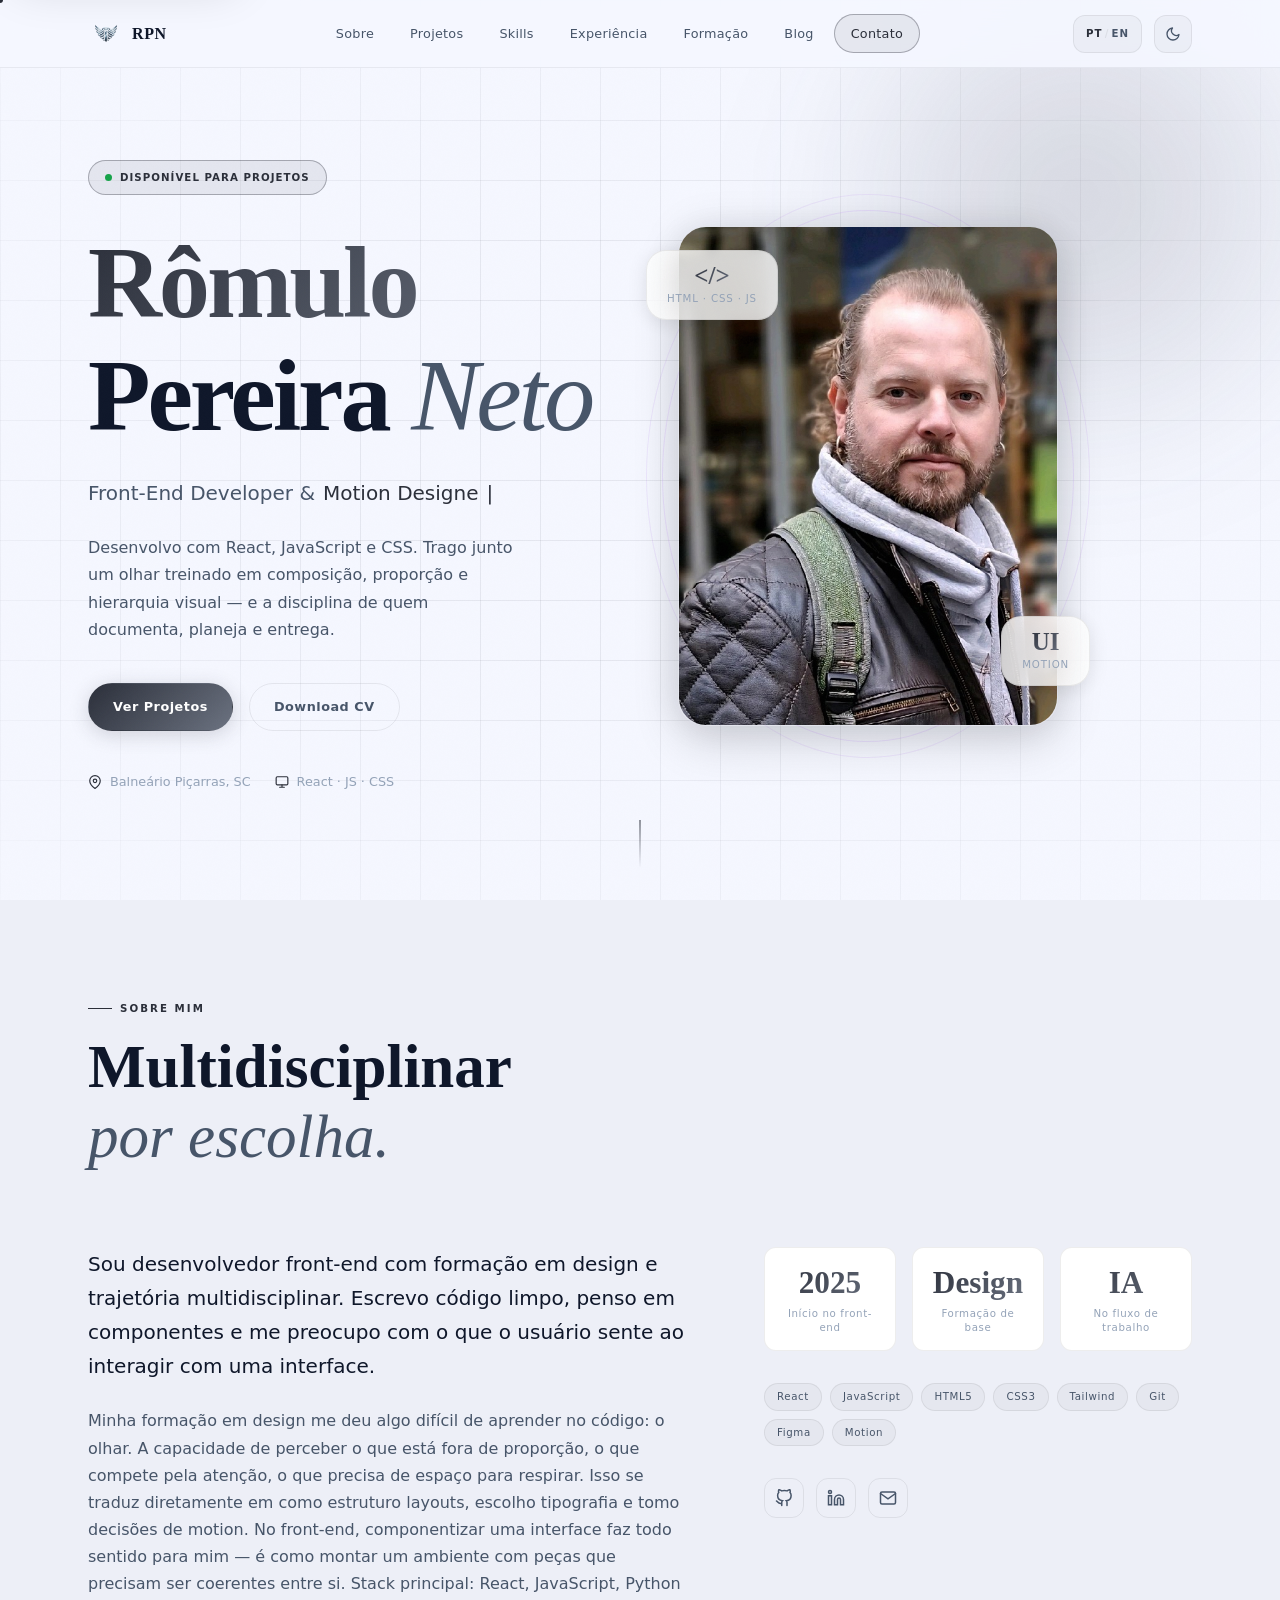
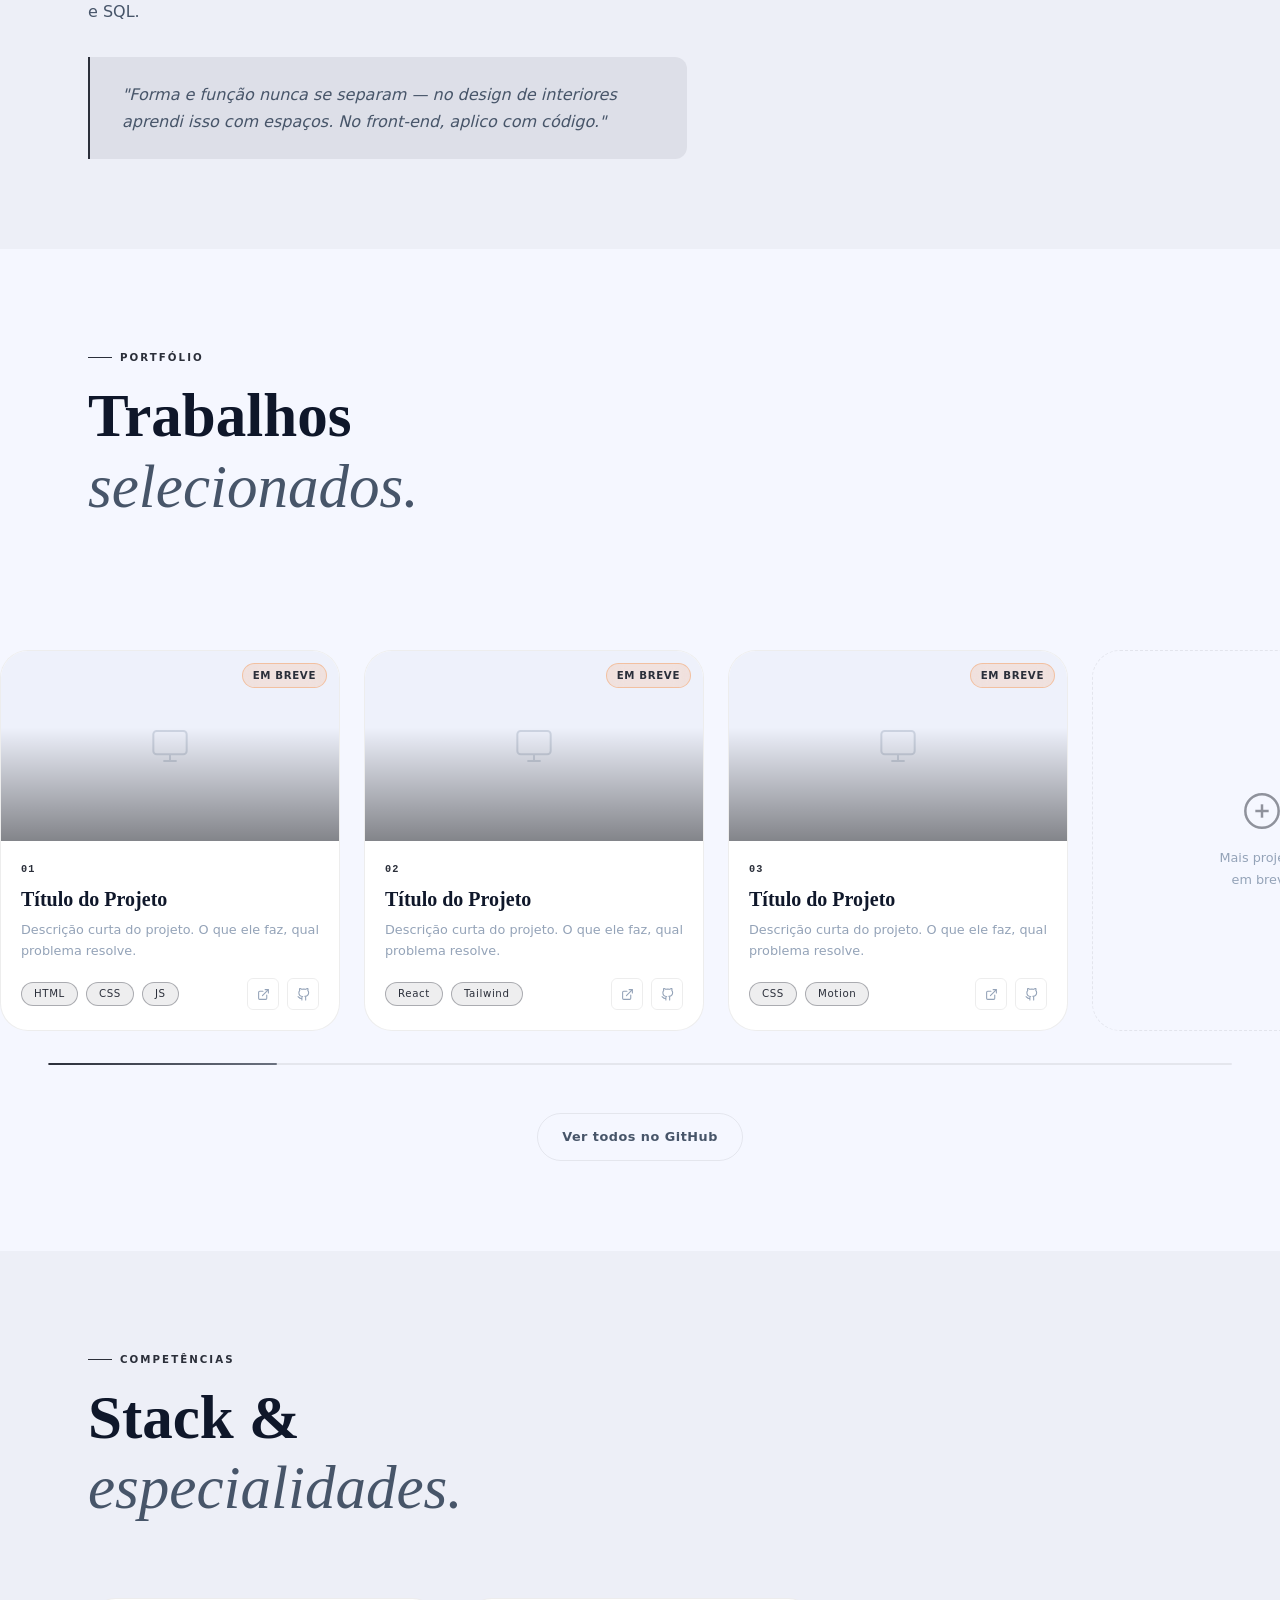
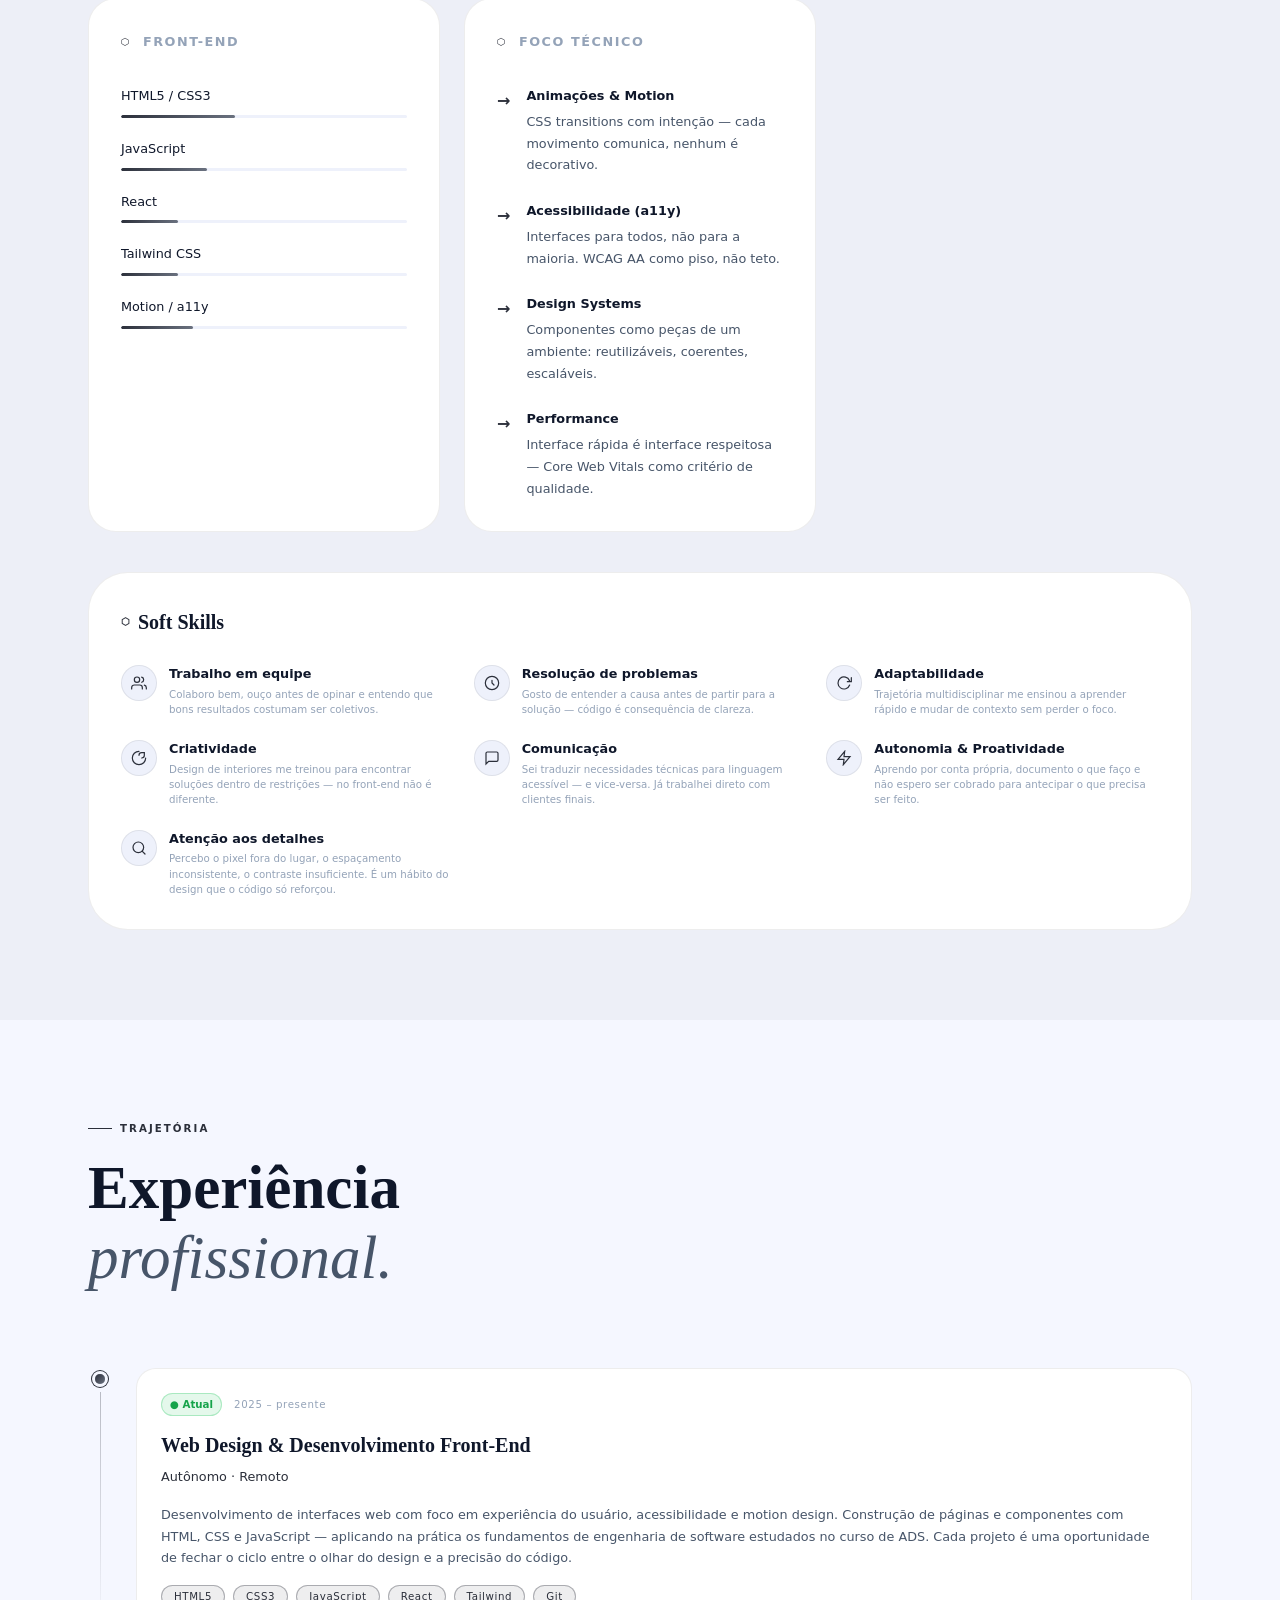
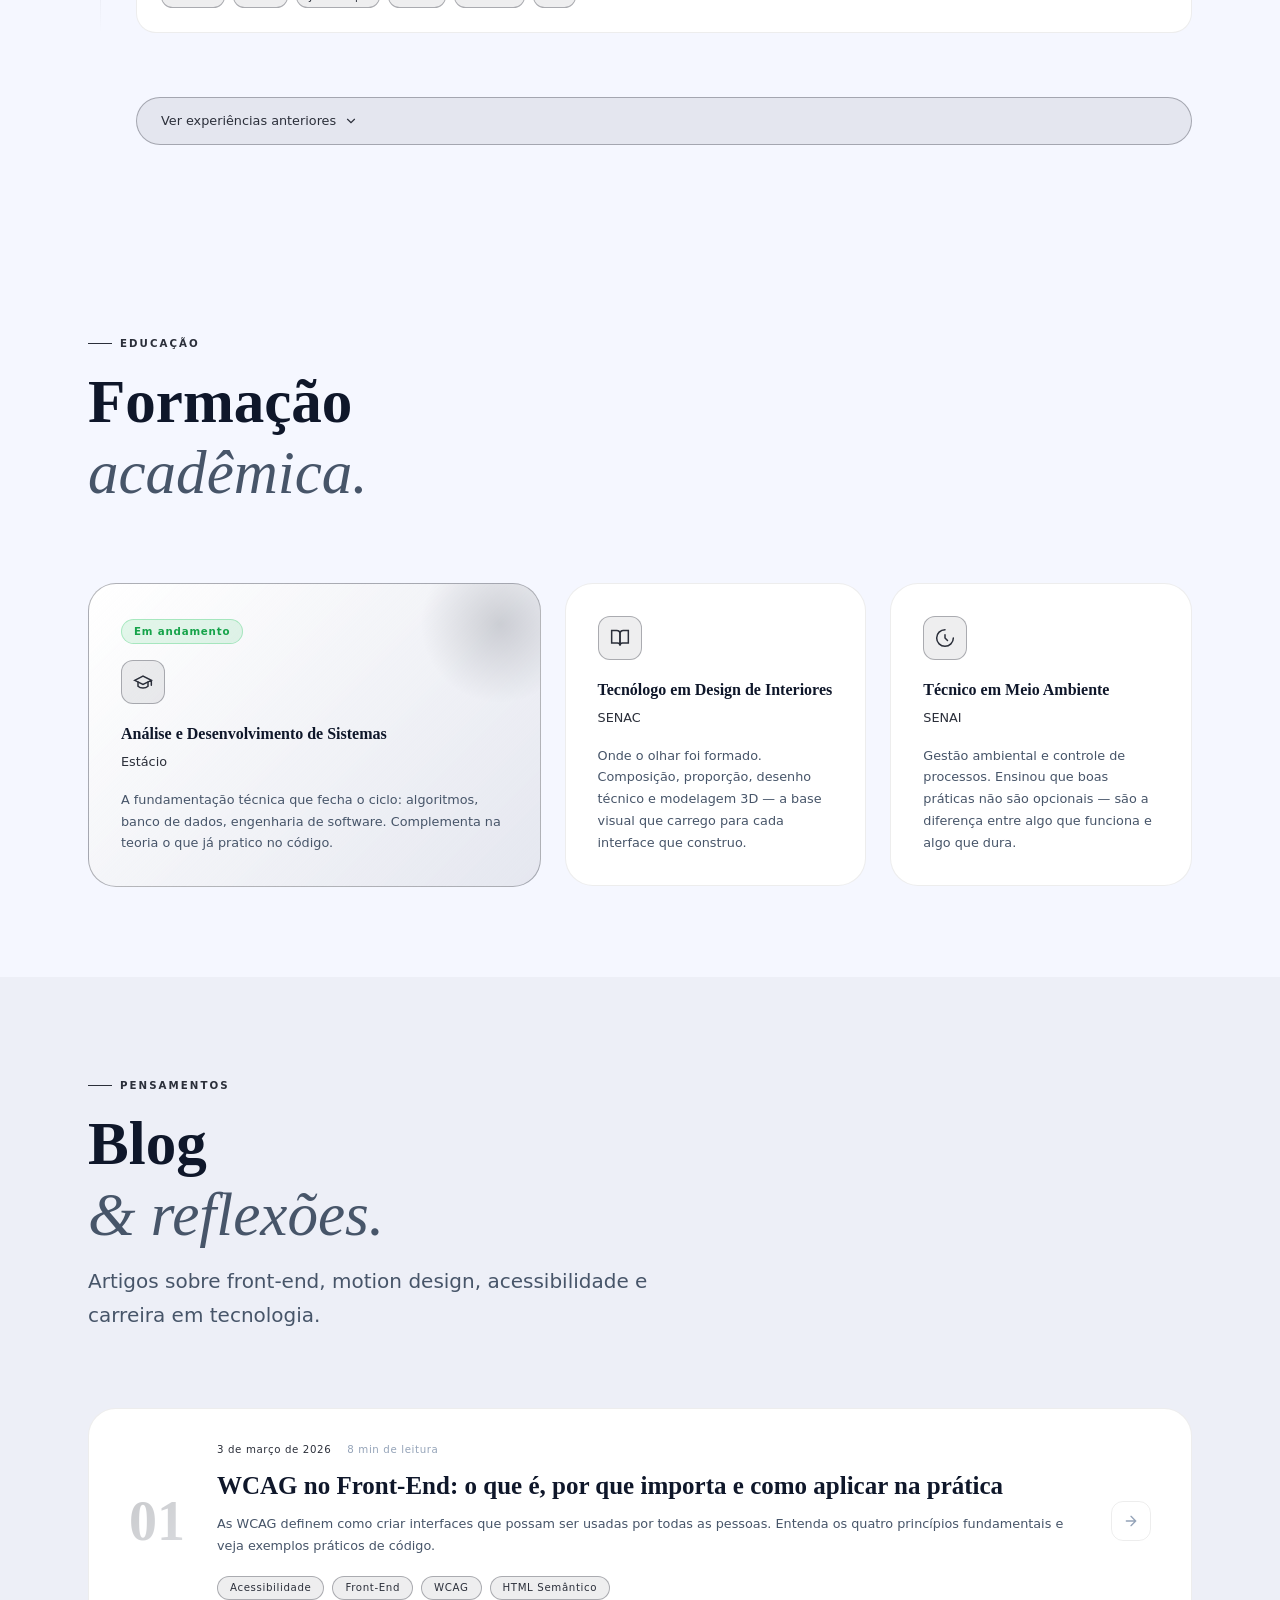
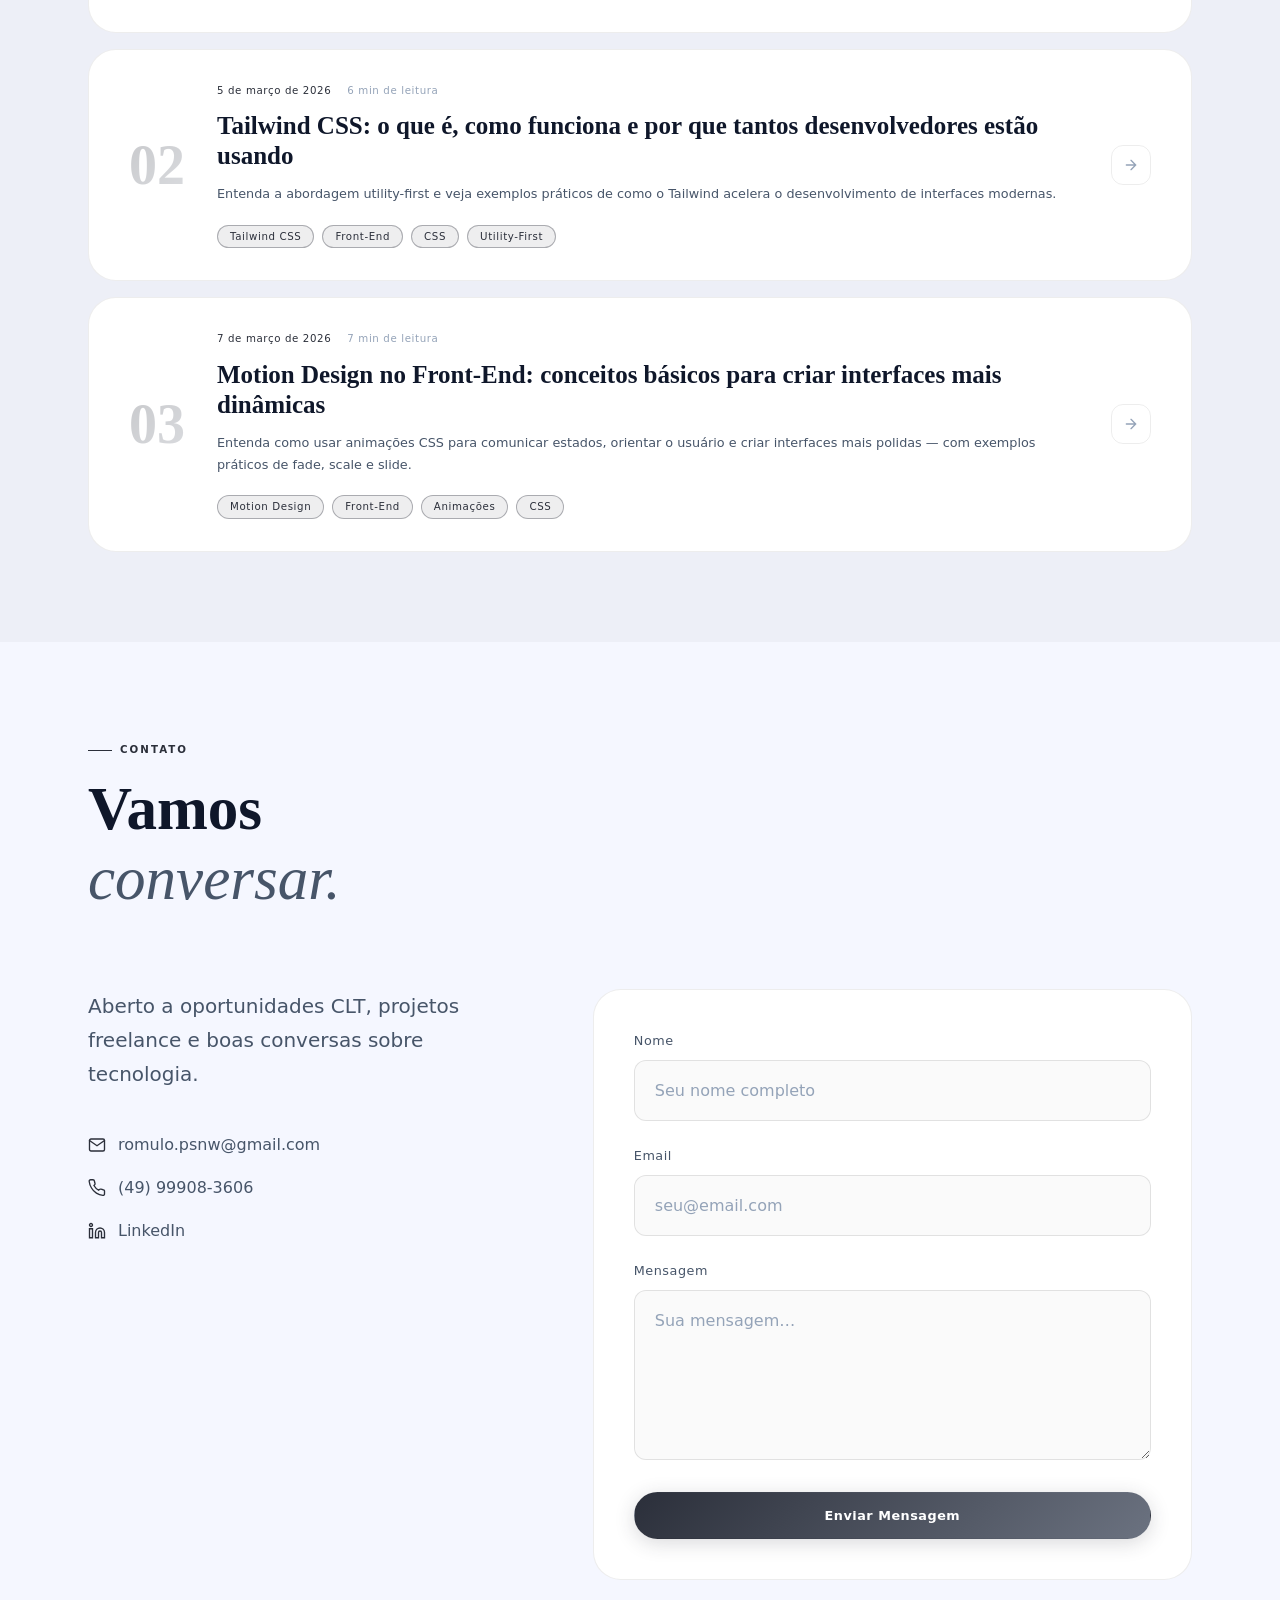
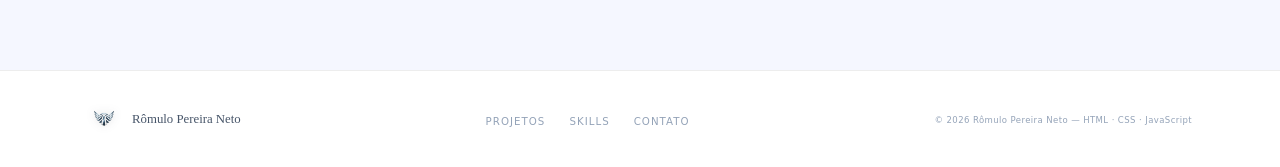
<file: index.html>
<!DOCTYPE html>
<html lang="pt-BR" data-theme="dark" data-lang="pt">

<head>
    <meta charset="UTF-8">
    <meta name="viewport" content="width=device-width, initial-scale=1.0">
    <title>Rômulo Pereira Neto — Front-End Developer</title>
    <meta name="description"
        content="Front-End Developer com formação em design. React, JavaScript e CSS — interfaces acessíveis, rápidas e bem construídas.">
    <link rel="canonical" href="https://rnetoo.github.io/">
    <meta property="og:type" content="website">
    <meta property="og:title" content="Rômulo P. Neto — Front-End Developer">
    <meta property="og:description" content="Front-End Developer com formação em design e trajetória multidisciplinar.">
    <meta property="og:image" content="assets/images/og-cover.jpg">
    <meta name="twitter:card" content="summary_large_image">
    <link rel="icon" type="image/png" href="assets/images/rlogo.png">
    <link rel="preconnect" href="https://api.fontshare.com">
    <link
        href="https://api.fontshare.com/v2/css?f[]=clash-display@400,500,600,700&f[]=cabinet-grotesk@300,400,500,700&display=swap"
        rel="stylesheet">
    <link rel="stylesheet" href="css/tokens.css">
    <link rel="stylesheet" href="css/reset.css">
    <link rel="stylesheet" href="css/layout.css">
    <link rel="stylesheet" href="css/components.css">
    <link rel="stylesheet" href="css/animations.css">
    <link rel="stylesheet" href="css/theme.css">
</head>

<body>

    <a href="#main" class="skip-link" data-i18n="skip">Pular para o conteúdo</a>
    <div id="cursor-dot" aria-hidden="true"></div>
    <div id="cursor-ring" aria-hidden="true"></div>
    <div class="noise-overlay" aria-hidden="true"></div>

    <!-- NAVBAR -->
    <header class="navbar" id="navbar" role="banner">
        <nav class="nav-inner" aria-label="Navegação principal">
            <a href="#hero" class="nav-logo" aria-label="Rômulo Pereira Neto — início">
                <img src="assets/images/rlogo.png" alt="Logo RPN" class="nav-logo-img" width="66" height="46">
                <span class="nav-logo-text">RPN</span>
            </a>
            <ul class="nav-links" role="list">
                <li><a href="#about" class="nav-link" data-i18n="nav.about">Sobre</a></li>
                <li><a href="#projects" class="nav-link" data-i18n="nav.projects">Projetos</a></li>
                <li><a href="#skills" class="nav-link" data-i18n="nav.skills">Skills</a></li>
                <li><a href="#experience" class="nav-link" data-i18n="nav.experience">Experiência</a></li>
                <li><a href="#education" class="nav-link" data-i18n="nav.education">Formação</a></li>
                <li><a href="#blog" class="nav-link" data-i18n="nav.blog">Blog</a></li>
                <li><a href="#contact" class="nav-link nav-link--cta" data-i18n="nav.contact">Contato</a></li>
            </ul>
            <div class="nav-controls">
                <button class="lang-toggle" id="lang-toggle" aria-label="Mudar idioma para inglês" aria-pressed="false">
                    <span class="lang-toggle-pt" aria-hidden="true">PT</span>
                    <span class="lang-toggle-sep" aria-hidden="true">/</span>
                    <span class="lang-toggle-en" aria-hidden="true">EN</span>
                </button>
                <button class="theme-toggle" id="theme-toggle" aria-label="Ativar modo claro" aria-pressed="false">
                    <svg class="theme-icon theme-icon--sun" viewBox="0 0 24 24" aria-hidden="true" stroke="currentColor"
                        stroke-width="2" stroke-linecap="round" fill="none">
                        <circle cx="12" cy="12" r="5" />
                        <line x1="12" y1="1" x2="12" y2="3" />
                        <line x1="12" y1="21" x2="12" y2="23" />
                        <line x1="4.22" y1="4.22" x2="5.64" y2="5.64" />
                        <line x1="18.36" y1="18.36" x2="19.78" y2="19.78" />
                        <line x1="1" y1="12" x2="3" y2="12" />
                        <line x1="21" y1="12" x2="23" y2="12" />
                        <line x1="4.22" y1="19.78" x2="5.64" y2="18.36" />
                        <line x1="18.36" y1="5.64" x2="19.78" y2="4.22" />
                    </svg>
                    <svg class="theme-icon theme-icon--moon" viewBox="0 0 24 24" aria-hidden="true"
                        stroke="currentColor" stroke-width="2" stroke-linecap="round" fill="none">
                        <path d="M21 12.79A9 9 0 1 1 11.21 3 7 7 0 0 0 21 12.79z" />
                    </svg>
                </button>
                <button class="menu-btn" id="menu-btn" aria-label="Abrir menu" aria-expanded="false"
                    aria-controls="mobile-menu">
                    <span aria-hidden="true"></span>
                    <span aria-hidden="true"></span>
                </button>
            </div>
        </nav>
    </header>

    <nav id="mobile-menu" class="mobile-menu" aria-label="Menu mobile" aria-hidden="true">
        <ul role="list">
            <li><a href="#about" data-i18n="nav.about">Sobre</a></li>
            <li><a href="#projects" data-i18n="nav.projects">Projetos</a></li>
            <li><a href="#skills" data-i18n="nav.skills">Skills</a></li>
            <li><a href="#experience" data-i18n="nav.experience">Experiência</a></li>
            <li><a href="#education" data-i18n="nav.education">Formação</a></li>
            <li><a href="#blog" data-i18n="nav.blog">Blog</a></li>
            <li><a href="#contact" data-i18n="nav.contact">Contato</a></li>
        </ul>
        <div class="mobile-controls">
            <button class="lang-toggle lang-toggle--mobile" id="lang-toggle-mobile" aria-label="Mudar idioma">PT /
                EN</button>
            <button class="theme-toggle theme-toggle--mobile" id="theme-toggle-mobile" aria-label="Mudar tema">
                <svg class="theme-icon theme-icon--sun" viewBox="0 0 24 24" aria-hidden="true" stroke="currentColor"
                    stroke-width="2" fill="none">
                    <circle cx="12" cy="12" r="5" />
                    <line x1="12" y1="1" x2="12" y2="3" />
                    <line x1="12" y1="21" x2="12" y2="23" />
                </svg>
                <svg class="theme-icon theme-icon--moon" viewBox="0 0 24 24" aria-hidden="true" stroke="currentColor"
                    stroke-width="2" fill="none">
                    <path d="M21 12.79A9 9 0 1 1 11.21 3 7 7 0 0 0 21 12.79z" />
                </svg>
            </button>
        </div>
    </nav>

    <main id="main">

        <!-- ══════ HERO ══════ -->
        <section id="hero" class="hero" aria-labelledby="hero-name">
            <div class="hero-grid-bg" aria-hidden="true"></div>
            <div class="hero-orb" aria-hidden="true"></div>
            <div class="container hero-container">
                <div class="hero-text">
                    <div class="hero-badge" role="status" aria-live="polite">
                        <span class="hero-badge-dot" aria-hidden="true"></span>
                        <span data-i18n="hero.status">Disponível para projetos</span>
                    </div>
                    <h1 id="hero-name" class="hero-name">
                        <span class="hero-name-first" aria-hidden="true">Rômulo</span>
                        <span class="hero-name-last" aria-hidden="true">Pereira<em class="hero-name-accent">
                                Neto</em></span>
                        <span class="sr-only">Rômulo Pereira Neto</span>
                    </h1>
                    <p class="hero-role">
                        <span class="hero-role-static" data-i18n="hero.role.prefix">Front-End Developer &amp;</span>
                        <span class="hero-role-typing" id="typing-target" aria-live="polite"></span>
                        <span class="hero-cursor" aria-hidden="true">|</span>
                    </p>
                    <p class="hero-tagline" data-i18n="hero.tagline">
                        Desenvolvo com React, JavaScript e CSS. Trago junto um olhar treinado em composição,
                        proporção e hierarquia visual — e a disciplina de quem documenta, planeja e entrega.
                    </p>
                    <div class="hero-ctas">
                        <a href="#projects" class="btn btn-primary" data-i18n="hero.cta.projects">
                            <span>Ver Projetos</span>
                            <svg viewBox="0 0 24 24" aria-hidden="true" stroke="currentColor" stroke-width="2"
                                stroke-linecap="round" fill="none">
                                <path d="M5 12h14M12 5l7 7-7 7" />
                            </svg>
                        </a>
                        <a href="assets/docs/cv-romulo-neto.pdf" download class="btn btn-ghost" data-i18n="hero.cta.cv">
                            <svg viewBox="0 0 24 24" aria-hidden="true" stroke="currentColor" stroke-width="2"
                                stroke-linecap="round" fill="none">
                                <path d="M21 15v4a2 2 0 0 1-2 2H5a2 2 0 0 1-2-2v-4M7 10l5 5 5-5M12 15V3" />
                            </svg>
                            <span>Download CV</span>
                        </a>
                    </div>
                    <div class="hero-meta" role="list" aria-label="Informações rápidas">
                        <div class="hero-meta-item" role="listitem">
                            <svg viewBox="0 0 24 24" aria-hidden="true" stroke="currentColor" stroke-width="2"
                                stroke-linecap="round" fill="none">
                                <path d="M21 10c0 7-9 13-9 13s-9-6-9-13a9 9 0 0 1 18 0z" />
                                <circle cx="12" cy="10" r="3" />
                            </svg>
                            <span>Balneário Piçarras, SC</span>
                        </div>
                        <div class="hero-meta-item" role="listitem">
                            <svg viewBox="0 0 24 24" aria-hidden="true" stroke="currentColor" stroke-width="2"
                                stroke-linecap="round" fill="none">
                                <rect x="2" y="3" width="20" height="14" rx="2" />
                                <path d="M8 21h8M12 17v4" />
                            </svg>
                            <span>React · JS · CSS</span>
                        </div>
                    </div>
                </div>
                <div class="hero-visual">
                    <div class="hero-photo-wrap">
                        <div class="hero-photo-ring" aria-hidden="true"></div>
                        <div class="hero-photo-ring hero-photo-ring--outer" aria-hidden="true"></div>
                        <img src="assets/images/romulo-foto-perfil.jpg" alt="Foto de Rômulo Pereira Neto"
                            class="hero-photo" width="400" height="500" loading="eager"
                            onerror="this.style.display='none';document.getElementById('photo-fallback').style.display='flex'">
                        <div id="photo-fallback" class="hero-photo-fallback" aria-hidden="true">
                            <img src="assets/images/rlogo.png" alt="" width="80" height="80">
                        </div>
                        <div class="hero-card hero-card-tl" aria-hidden="true">
                            <span class="hero-card-value">&lt;/&gt;</span>
                            <span class="hero-card-label">HTML · CSS · JS</span>
                        </div>
                        <div class="hero-card hero-card-br" aria-hidden="true">
                            <span class="hero-card-value">UI</span>
                            <span class="hero-card-label">Motion</span>
                        </div>
                    </div>
                </div>
            </div>
            <a href="#about" class="scroll-indicator" aria-label="Rolar para sobre">
                <span class="scroll-indicator-line" aria-hidden="true"></span>
            </a>
        </section>

        <!-- ══════ ABOUT ══════ -->
        <section id="about" class="section about" aria-labelledby="about-title">
            <div class="container">
                <div class="section-header reveal">
                    <span class="section-eyebrow" data-i18n="about.eyebrow">Sobre mim</span>
                    <h2 id="about-title" class="section-title">
                        <span data-i18n="about.title.line1">Multidisciplinar</span>
                        <em data-i18n="about.title.line2">por escolha.</em>
                    </h2>
                </div>
                <div class="about-grid">
                    <div class="about-text">
                        <p class="about-lead reveal" data-i18n="about.lead">
                            Sou desenvolvedor front-end com formação em design e trajetória multidisciplinar.
                            Escrevo código limpo, penso em componentes e me preocupo com o que o usuário
                            sente ao interagir com uma interface.
                        </p>
                        <p class="about-body reveal" data-i18n="about.body">
                            Minha formação em design de interiores me deu algo difícil de aprender no código: o olhar.
                            A capacidade de perceber o que está fora de proporção, o que compete pela atenção,
                            o que precisa de espaço para respirar — e o que o cliente realmente deseja.
                            Essa base em composição, proporção, hierarquia visual e modelagem 3D
                            se traduz diretamente em como estruturo layouts, escolho tipografia e tomo decisões de
                            motion.
                            No front-end, componentizar uma interface faz todo sentido para mim —
                            é como montar um ambiente com peças que precisam ser coerentes entre si.
                        </p>
                        <blockquote class="about-quote reveal" data-i18n="about.quote">
                            "Forma e função nunca se separam — no design de interiores aprendi isso com espaços. No
                            front-end, aplico com código."
                        </blockquote>
                    </div>
                    <div class="about-sidebar reveal">
                        <div class="about-stats">
                            <div class="about-stat">
                                <span class="about-stat-num">2025</span>
                                <span class="about-stat-label" data-i18n="about.stat.start">Início no front-end</span>
                            </div>
                            <div class="about-stat">
                                <span class="about-stat-num">Design</span>
                                <span class="about-stat-label" data-i18n="about.stat.background">Formação de base</span>
                            </div>
                            <div class="about-stat">
                                <span class="about-stat-num">IA</span>
                                <span class="about-stat-label" data-i18n="about.stat.ai">No fluxo de trabalho</span>
                            </div>
                        </div>
                        <ul class="about-chips" aria-label="Tecnologias principais" role="list">
                            <li class="chip">React</li>
                            <li class="chip">JavaScript</li>
                            <li class="chip">HTML5</li>
                            <li class="chip">CSS3</li>
                            <li class="chip">Tailwind</li>
                            <li class="chip">Git</li>
                            <li class="chip">Figma</li>
                            <li class="chip">Motion</li>
                        </ul>
                        <div class="about-socials">
                            <a href="https://github.com/Rnetoo" target="_blank" rel="noopener noreferrer"
                                class="social-link" aria-label="GitHub">
                                <svg viewBox="0 0 24 24" aria-hidden="true" stroke="currentColor" stroke-width="2"
                                    stroke-linecap="round" fill="none">
                                    <path
                                        d="M9 19c-5 1.5-5-2.5-7-3m14 6v-3.87a3.37 3.37 0 0 0-.94-2.61c3.14-.35 6.44-1.54 6.44-7A5.44 5.44 0 0 0 20 4.77 5.07 5.07 0 0 0 19.91 1S18.73.65 16 2.48a13.38 13.38 0 0 0-7 0C6.27.65 5.09 1 5.09 1A5.07 5.07 0 0 0 5 4.77a5.44 5.44 0 0 0-1.5 3.78c0 5.42 3.3 6.61 6.44 7A3.37 3.37 0 0 0 9 18.13V22" />
                                </svg>
                            </a>
                            <a href="https://www.linkedin.com/in/romulo-pereira-de-souza-neto/" target="_blank"
                                rel="noopener noreferrer" class="social-link" aria-label="LinkedIn">
                                <svg viewBox="0 0 24 24" aria-hidden="true" stroke="currentColor" stroke-width="2"
                                    stroke-linecap="round" fill="none">
                                    <path
                                        d="M16 8a6 6 0 0 1 6 6v7h-4v-7a2 2 0 0 0-2-2 2 2 0 0 0-2 2v7h-4v-7a6 6 0 0 1 6-6zM2 9h4v12H2z" />
                                    <circle cx="4" cy="4" r="2" />
                                </svg>
                            </a>
                            <a href="mailto:romulo.psnw@gmail.com" class="social-link" aria-label="Email">
                                <svg viewBox="0 0 24 24" aria-hidden="true" stroke="currentColor" stroke-width="2"
                                    stroke-linecap="round" fill="none">
                                    <path
                                        d="M4 4h16c1.1 0 2 .9 2 2v12c0 1.1-.9 2-2 2H4c-1.1 0-2-.9-2-2V6c0-1.1.9-2 2-2z" />
                                    <polyline points="22,6 12,13 2,6" />
                                </svg>
                            </a>
                        </div>
                    </div>
                </div>
            </div>
        </section>

        <!-- ══════ PROJECTS ══════ -->
        <section id="projects" class="section projects" aria-labelledby="projects-title">
            <div class="container">
                <div class="section-header reveal">
                    <span class="section-eyebrow" data-i18n="projects.eyebrow">Portfólio</span>
                    <h2 id="projects-title" class="section-title">
                        <span data-i18n="projects.title.line1">Trabalhos</span>
                        <em data-i18n="projects.title.line2">selecionados.</em>
                    </h2>
                </div>
            </div>

            <!-- Carrossel — fora do container para ocupar full-width -->
            <div class="carousel-wrap reveal">

                <!-- Dica de scroll -->
                <div class="carousel-hint" aria-hidden="true">
                    <svg viewBox="0 0 24 24" fill="none" stroke="currentColor" stroke-width="2" stroke-linecap="round">
                        <path d="M5 12h14M12 5l7 7-7 7" />
                    </svg>
                    <span>role para navegar</span>
                </div>

                <div class="carousel" id="projects-carousel" role="list" aria-label="Projetos de front-end">

                    <!-- ── CARD 01 — placeholder ── -->
                    <article class="carousel-card" role="listitem">
                        <a href="#" class="carousel-card-link" target="_blank" rel="noopener noreferrer"
                            aria-label="Ver projeto 01">
                            <!-- Thumbnail -->
                            <div class="carousel-thumb">
                                <div class="carousel-thumb-placeholder" aria-hidden="true">
                                    <svg viewBox="0 0 24 24" stroke="currentColor" stroke-width="1.2" fill="none">
                                        <rect x="2" y="3" width="20" height="14" rx="2" />
                                        <path d="M8 21h8M12 17v4" />
                                    </svg>
                                </div>
                                <!-- Substituir por: <img src="assets/images/thumb-projeto-01.png" alt="..."> -->
                                <div class="carousel-thumb-overlay" aria-hidden="true"></div>
                                <span class="carousel-status carousel-status--wip">Em breve</span>
                            </div>
                            <!-- Info -->
                            <div class="carousel-info">
                                <div class="carousel-info-top">
                                    <span class="carousel-num" aria-hidden="true">01</span>
                                    <h3 class="carousel-title">Título do Projeto</h3>
                                    <p class="carousel-desc">Descrição curta do projeto. O que ele faz, qual problema
                                        resolve.</p>
                                </div>
                                <div class="carousel-info-bottom">
                                    <ul class="carousel-tags" role="list">
                                        <li class="tag">HTML</li>
                                        <li class="tag">CSS</li>
                                        <li class="tag">JS</li>
                                    </ul>
                                    <div class="carousel-links">
                                        <span class="carousel-link-icon" aria-hidden="true">
                                            <svg viewBox="0 0 24 24" stroke="currentColor" stroke-width="2"
                                                stroke-linecap="round" fill="none">
                                                <path
                                                    d="M18 13v6a2 2 0 0 1-2 2H5a2 2 0 0 1-2-2V8a2 2 0 0 1 2-2h6M15 3h6v6M10 14 21 3" />
                                            </svg>
                                        </span>
                                        <span class="carousel-link-icon" aria-hidden="true">
                                            <svg viewBox="0 0 24 24" stroke="currentColor" stroke-width="2"
                                                stroke-linecap="round" fill="none">
                                                <path
                                                    d="M9 19c-5 1.5-5-2.5-7-3m14 6v-3.87a3.37 3.37 0 0 0-.94-2.61c3.14-.35 6.44-1.54 6.44-7A5.44 5.44 0 0 0 20 4.77 5.07 5.07 0 0 0 19.91 1S18.73.65 16 2.48a13.38 13.38 0 0 0-7 0C6.27.65 5.09 1 5.09 1A5.07 5.07 0 0 0 5 4.77a5.44 5.44 0 0 0-1.5 3.78c0 5.42 3.3 6.61 6.44 7A3.37 3.37 0 0 0 9 18.13V22" />
                                            </svg>
                                        </span>
                                    </div>
                                </div>
                            </div>
                        </a>
                    </article>

                    <!-- ── CARD 02 — placeholder ── -->
                    <article class="carousel-card" role="listitem">
                        <a href="#" class="carousel-card-link" target="_blank" rel="noopener noreferrer"
                            aria-label="Ver projeto 02">
                            <div class="carousel-thumb">
                                <div class="carousel-thumb-placeholder" aria-hidden="true">
                                    <svg viewBox="0 0 24 24" stroke="currentColor" stroke-width="1.2" fill="none">
                                        <rect x="2" y="3" width="20" height="14" rx="2" />
                                        <path d="M8 21h8M12 17v4" />
                                    </svg>
                                </div>
                                <div class="carousel-thumb-overlay" aria-hidden="true"></div>
                                <span class="carousel-status carousel-status--wip">Em breve</span>
                            </div>
                            <div class="carousel-info">
                                <div class="carousel-info-top">
                                    <span class="carousel-num" aria-hidden="true">02</span>
                                    <h3 class="carousel-title">Título do Projeto</h3>
                                    <p class="carousel-desc">Descrição curta do projeto. O que ele faz, qual problema
                                        resolve.</p>
                                </div>
                                <div class="carousel-info-bottom">
                                    <ul class="carousel-tags" role="list">
                                        <li class="tag">React</li>
                                        <li class="tag">Tailwind</li>
                                    </ul>
                                    <div class="carousel-links">
                                        <span class="carousel-link-icon" aria-hidden="true">
                                            <svg viewBox="0 0 24 24" stroke="currentColor" stroke-width="2"
                                                stroke-linecap="round" fill="none">
                                                <path
                                                    d="M18 13v6a2 2 0 0 1-2 2H5a2 2 0 0 1-2-2V8a2 2 0 0 1 2-2h6M15 3h6v6M10 14 21 3" />
                                            </svg>
                                        </span>
                                        <span class="carousel-link-icon" aria-hidden="true">
                                            <svg viewBox="0 0 24 24" stroke="currentColor" stroke-width="2"
                                                stroke-linecap="round" fill="none">
                                                <path
                                                    d="M9 19c-5 1.5-5-2.5-7-3m14 6v-3.87a3.37 3.37 0 0 0-.94-2.61c3.14-.35 6.44-1.54 6.44-7A5.44 5.44 0 0 0 20 4.77 5.07 5.07 0 0 0 19.91 1S18.73.65 16 2.48a13.38 13.38 0 0 0-7 0C6.27.65 5.09 1 5.09 1A5.07 5.07 0 0 0 5 4.77a5.44 5.44 0 0 0-1.5 3.78c0 5.42 3.3 6.61 6.44 7A3.37 3.37 0 0 0 9 18.13V22" />
                                            </svg>
                                        </span>
                                    </div>
                                </div>
                            </div>
                        </a>
                    </article>

                    <!-- ── CARD 03 — placeholder ── -->
                    <article class="carousel-card" role="listitem">
                        <a href="#" class="carousel-card-link" target="_blank" rel="noopener noreferrer"
                            aria-label="Ver projeto 03">
                            <div class="carousel-thumb">
                                <div class="carousel-thumb-placeholder" aria-hidden="true">
                                    <svg viewBox="0 0 24 24" stroke="currentColor" stroke-width="1.2" fill="none">
                                        <rect x="2" y="3" width="20" height="14" rx="2" />
                                        <path d="M8 21h8M12 17v4" />
                                    </svg>
                                </div>
                                <div class="carousel-thumb-overlay" aria-hidden="true"></div>
                                <span class="carousel-status carousel-status--wip">Em breve</span>
                            </div>
                            <div class="carousel-info">
                                <div class="carousel-info-top">
                                    <span class="carousel-num" aria-hidden="true">03</span>
                                    <h3 class="carousel-title">Título do Projeto</h3>
                                    <p class="carousel-desc">Descrição curta do projeto. O que ele faz, qual problema
                                        resolve.</p>
                                </div>
                                <div class="carousel-info-bottom">
                                    <ul class="carousel-tags" role="list">
                                        <li class="tag">CSS</li>
                                        <li class="tag">Motion</li>
                                    </ul>
                                    <div class="carousel-links">
                                        <span class="carousel-link-icon" aria-hidden="true">
                                            <svg viewBox="0 0 24 24" stroke="currentColor" stroke-width="2"
                                                stroke-linecap="round" fill="none">
                                                <path
                                                    d="M18 13v6a2 2 0 0 1-2 2H5a2 2 0 0 1-2-2V8a2 2 0 0 1 2-2h6M15 3h6v6M10 14 21 3" />
                                            </svg>
                                        </span>
                                        <span class="carousel-link-icon" aria-hidden="true">
                                            <svg viewBox="0 0 24 24" stroke="currentColor" stroke-width="2"
                                                stroke-linecap="round" fill="none">
                                                <path
                                                    d="M9 19c-5 1.5-5-2.5-7-3m14 6v-3.87a3.37 3.37 0 0 0-.94-2.61c3.14-.35 6.44-1.54 6.44-7A5.44 5.44 0 0 0 20 4.77 5.07 5.07 0 0 0 19.91 1S18.73.65 16 2.48a13.38 13.38 0 0 0-7 0C6.27.65 5.09 1 5.09 1A5.07 5.07 0 0 0 5 4.77a5.44 5.44 0 0 0-1.5 3.78c0 5.42 3.3 6.61 6.44 7A3.37 3.37 0 0 0 9 18.13V22" />
                                            </svg>
                                        </span>
                                    </div>
                                </div>
                            </div>
                        </a>
                    </article>

                    <!-- ── CARD "+ Em breve" ── -->
                    <article class="carousel-card carousel-card--upcoming" role="listitem"
                        aria-label="Mais projetos em breve">
                        <div class="carousel-upcoming-inner">
                            <div class="carousel-upcoming-icon" aria-hidden="true">
                                <svg viewBox="0 0 24 24" stroke="currentColor" stroke-width="1.5" fill="none">
                                    <circle cx="12" cy="12" r="10" />
                                    <line x1="12" y1="8" x2="12" y2="16" />
                                    <line x1="8" y1="12" x2="16" y2="12" />
                                </svg>
                            </div>
                            <p class="carousel-upcoming-text">Mais projetos<br>em breve</p>
                        </div>
                    </article>

                </div><!-- /carousel -->

                <!-- Barra de progresso do carrossel -->
                <div class="carousel-progress" aria-hidden="true">
                    <div class="carousel-progress-bar" id="carousel-progress-bar"></div>
                </div>

            </div><!-- /carousel-wrap -->

            <div class="container">
                <div class="projects-footer reveal">
                    <a href="https://github.com/Rnetoo" target="_blank" rel="noopener noreferrer" class="btn btn-ghost"
                        data-i18n="projects.github">
                        <svg viewBox="0 0 24 24" aria-hidden="true" stroke="currentColor" stroke-width="2"
                            stroke-linecap="round" fill="none">
                            <path
                                d="M9 19c-5 1.5-5-2.5-7-3m14 6v-3.87a3.37 3.37 0 0 0-.94-2.61c3.14-.35 6.44-1.54 6.44-7A5.44 5.44 0 0 0 20 4.77 5.07 5.07 0 0 0 19.91 1S18.73.65 16 2.48a13.38 13.38 0 0 0-7 0C6.27.65 5.09 1 5.09 1A5.07 5.07 0 0 0 5 4.77a5.44 5.44 0 0 0-1.5 3.78c0 5.42 3.3 6.61 6.44 7A3.37 3.37 0 0 0 9 18.13V22" />
                        </svg>
                        Ver todos no GitHub
                    </a>
                </div>
            </div>
        </section>


        <!-- ══════ SKILLS ══════ -->
        <section id="skills" class="section skills" aria-labelledby="skills-title">
            <div class="container">
                <div class="section-header reveal">
                    <span class="section-eyebrow" data-i18n="skills.eyebrow">Competências</span>
                    <h2 id="skills-title" class="section-title">
                        <span data-i18n="skills.title.line1">Stack &amp;</span>
                        <em data-i18n="skills.title.line2">especialidades.</em>
                    </h2>
                </div>
                <div class="skills-grid">
                    <div class="skill-group reveal">
                        <h3 class="skill-group-title"><span class="skill-group-icon" aria-hidden="true">⬡</span>
                            Front-End</h3>
                        <ul class="skill-list" role="list">
                            <li class="skill-item"><span class="skill-name">HTML5 / CSS3</span>
                                <div class="skill-bar" role="progressbar" aria-valuenow="40" aria-valuemin="0"
                                    aria-valuemax="100" aria-label="HTML CSS: 40%">
                                    <div class="skill-bar-fill" data-width="40"></div>
                                </div>
                            </li>
                            <li class="skill-item"><span class="skill-name">JavaScript</span>
                                <div class="skill-bar" role="progressbar" aria-valuenow="30" aria-valuemin="0"
                                    aria-valuemax="100" aria-label="JavaScript: 30%">
                                    <div class="skill-bar-fill" data-width="30"></div>
                                </div>
                            </li>
                            <li class="skill-item"><span class="skill-name">React</span>
                                <div class="skill-bar" role="progressbar" aria-valuenow="20" aria-valuemin="0"
                                    aria-valuemax="100" aria-label="React: 20%">
                                    <div class="skill-bar-fill" data-width="20"></div>
                                </div>
                            </li>
                            <li class="skill-item"><span class="skill-name">Tailwind CSS</span>
                                <div class="skill-bar" role="progressbar" aria-valuenow="20" aria-valuemin="0"
                                    aria-valuemax="100" aria-label="Tailwind: 20%">
                                    <div class="skill-bar-fill" data-width="20"></div>
                                </div>
                            </li>
                            <li class="skill-item"><span class="skill-name">Motion / a11y</span>
                                <div class="skill-bar" role="progressbar" aria-valuenow="25" aria-valuemin="0"
                                    aria-valuemax="100" aria-label="Motion e acessibilidade: 25%">
                                    <div class="skill-bar-fill" data-width="25"></div>
                                </div>
                            </li>
                        </ul>
                    </div>
                    <div class="skill-group skill-group--focus reveal">
                        <h3 class="skill-group-title"><span class="skill-group-icon" aria-hidden="true">⬡</span> <span
                                data-i18n="skills.focus">Foco técnico</span></h3>
                        <ul class="focus-list" role="list">
                            <li class="focus-item"><span class="focus-icon" aria-hidden="true">→</span>
                                <div><strong data-i18n="skills.focus.motion">Animações &amp; Motion</strong>
                                    <p data-i18n="skills.focus.motion.desc">Uso CSS transitions e keyframes para criar
                                        movimento com propósito — cada animação orienta, confirma ou dá ritmo
                                        à interface. Nenhum pixel se move sem motivo.</p>
                                </div>
                            </li>
                            <li class="focus-item"><span class="focus-icon" aria-hidden="true">→</span>
                                <div><strong data-i18n="skills.focus.a11y">Acessibilidade (a11y)</strong>
                                    <p data-i18n="skills.focus.a11y.desc">HTML semântico, contraste, foco visível e
                                        leitores de tela fazem parte do processo desde o início — não são ajustes
                                        de última hora. WCAG AA como piso, não como teto.</p>
                                </div>
                            </li>
                            <li class="focus-item"><span class="focus-icon" aria-hidden="true">→</span>
                                <div><strong data-i18n="skills.focus.ds">Design Systems</strong>
                                    <p data-i18n="skills.focus.ds.desc">Penso em componentes da mesma forma que
                                        pensava em móveis: peças que precisam funcionar sozinhas e também juntas.
                                        Tokens, variáveis e consistência visual não são detalhes — são estrutura.</p>
                                </div>
                            </li>
                            <li class="focus-item"><span class="focus-icon" aria-hidden="true">→</span>
                                <div><strong data-i18n="skills.focus.perf">Performance</strong>
                                    <p data-i18n="skills.focus.perf.desc">Interface lenta é interface que desrespeita
                                        o usuário. Acompanho Core Web Vitals, evito reflows desnecessários e trato
                                        tempo de carregamento como critério de qualidade — não como otimização futura.
                                    </p>
                                </div>
                            </li>
                        </ul>
                    </div>
                </div>

                <!-- Soft Skills -->
                <div class="soft-skills-card reveal">
                    <h3 class="soft-skills-title">
                        <span class="skill-group-icon" aria-hidden="true">⬡</span>
                        Soft Skills
                    </h3>
                    <ul class="soft-skills-list" role="list">
                        <li class="soft-skill-item">
                            <span class="soft-skill-icon" aria-hidden="true">
                                <svg viewBox="0 0 24 24" stroke="currentColor" stroke-width="1.8" stroke-linecap="round"
                                    fill="none">
                                    <path d="M17 21v-2a4 4 0 0 0-4-4H5a4 4 0 0 0-4 4v2" />
                                    <circle cx="9" cy="7" r="4" />
                                    <path d="M23 21v-2a4 4 0 0 0-3-3.87M16 3.13a4 4 0 0 1 0 7.75" />
                                </svg>
                            </span>
                            <div>
                                <strong>Trabalho em equipe</strong>
                                <p>Colaboro bem, ouço antes de opinar e entendo que bons resultados costumam ser
                                    coletivos.</p>
                            </div>
                        </li>
                        <li class="soft-skill-item">
                            <span class="soft-skill-icon" aria-hidden="true">
                                <svg viewBox="0 0 24 24" stroke="currentColor" stroke-width="1.8" stroke-linecap="round"
                                    fill="none">
                                    <circle cx="12" cy="12" r="10" />
                                    <path d="M12 8v4l3 3" />
                                </svg>
                            </span>
                            <div>
                                <strong>Resolução de problemas</strong>
                                <p>Gosto de entender a causa antes de partir para a solução — código é consequência de
                                    clareza.</p>
                            </div>
                        </li>
                        <li class="soft-skill-item">
                            <span class="soft-skill-icon" aria-hidden="true">
                                <svg viewBox="0 0 24 24" stroke="currentColor" stroke-width="1.8" stroke-linecap="round"
                                    fill="none">
                                    <polyline points="23 4 23 10 17 10" />
                                    <path d="M20.49 15a9 9 0 1 1-.18-6.5" />
                                </svg>
                            </span>
                            <div>
                                <strong>Adaptabilidade</strong>
                                <p>Trajetória multidisciplinar me ensinou a aprender rápido e mudar de contexto sem
                                    perder o foco.</p>
                            </div>
                        </li>
                        <li class="soft-skill-item">
                            <span class="soft-skill-icon" aria-hidden="true">
                                <svg viewBox="0 0 24 24" stroke="currentColor" stroke-width="1.8" stroke-linecap="round"
                                    fill="none">
                                    <path d="M12 2a10 10 0 1 0 10 10" />
                                    <path d="M12 8a4 4 0 0 1 4-4h4v4a4 4 0 0 1-4 4" />
                                </svg>
                            </span>
                            <div>
                                <strong>Criatividade</strong>
                                <p>Design de interiores me treinou para encontrar soluções dentro de restrições — no
                                    front-end não é diferente.</p>
                            </div>
                        </li>
                        <li class="soft-skill-item">
                            <span class="soft-skill-icon" aria-hidden="true">
                                <svg viewBox="0 0 24 24" stroke="currentColor" stroke-width="1.8" stroke-linecap="round"
                                    fill="none">
                                    <path d="M21 15a2 2 0 0 1-2 2H7l-4 4V5a2 2 0 0 1 2-2h14a2 2 0 0 1 2 2z" />
                                </svg>
                            </span>
                            <div>
                                <strong>Comunicação</strong>
                                <p>Sei traduzir necessidades técnicas para linguagem acessível — e vice-versa. Já
                                    trabalhei direto com clientes finais.</p>
                            </div>
                        </li>
                        <li class="soft-skill-item">
                            <span class="soft-skill-icon" aria-hidden="true">
                                <svg viewBox="0 0 24 24" stroke="currentColor" stroke-width="1.8" stroke-linecap="round"
                                    fill="none">
                                    <polygon points="13 2 3 14 12 14 11 22 21 10 12 10 13 2" />
                                </svg>
                            </span>
                            <div>
                                <strong>Autonomia &amp; Proatividade</strong>
                                <p>Aprendo por conta própria, documento o que faço e não espero ser cobrado para
                                    antecipar o que precisa ser feito.</p>
                            </div>
                        </li>
                        <li class="soft-skill-item">
                            <span class="soft-skill-icon" aria-hidden="true">
                                <svg viewBox="0 0 24 24" stroke="currentColor" stroke-width="1.8" stroke-linecap="round"
                                    fill="none">
                                    <circle cx="11" cy="11" r="8" />
                                    <line x1="21" y1="21" x2="16.65" y2="16.65" />
                                </svg>
                            </span>
                            <div>
                                <strong>Atenção aos detalhes</strong>
                                <p>Percebo o pixel fora do lugar, o espaçamento inconsistente, o contraste insuficiente.
                                    É um hábito do design que o código só reforçou.</p>
                            </div>
                        </li>
                    </ul>
                </div>

            </div>
        </section>

        <!-- ══════ EXPERIENCE ══════ -->
        <section id="experience" class="section experience" aria-labelledby="exp-title">
            <div class="container">
                <div class="section-header reveal">
                    <span class="section-eyebrow" data-i18n="exp.eyebrow">Trajetória</span>
                    <h2 id="exp-title" class="section-title">
                        <span data-i18n="exp.title.line1">Experiência</span>
                        <em data-i18n="exp.title.line2">profissional.</em>
                    </h2>
                </div>
                <ol class="timeline" aria-label="Histórico profissional">
                    <li class="tl-item reveal">
                        <div class="tl-marker" aria-hidden="true"><span class="tl-dot"></span><span
                                class="tl-line"></span></div>
                        <article class="tl-card">
                            <header class="tl-header">
                                <span class="tl-badge tl-badge--current" data-i18n="exp.current">● Atual</span>
                                <time class="tl-period" datetime="2025">2025 – presente</time>
                            </header>
                            <h3 class="tl-role" data-i18n="exp.e0.role">Web Design &amp; Desenvolvimento Front-End</h3>
                            <p class="tl-company">Autônomo · Remoto</p>
                            <p class="tl-desc" data-i18n="exp.e0.desc">Desenvolvimento de interfaces web com foco em
                                experiência do usuário, acessibilidade e motion design. Construção de páginas e
                                componentes com HTML, CSS e JavaScript — aplicando na prática os fundamentos de
                                engenharia de software estudados no curso de ADS. Cada projeto é uma oportunidade
                                de fechar o ciclo entre o olhar do design e a precisão do código.</p>
                            <ul class="tl-tags" role="list">
                                <li class="tag">HTML5</li>
                                <li class="tag">CSS3</li>
                                <li class="tag">JavaScript</li>
                                <li class="tag">React</li>
                                <li class="tag">Tailwind</li>
                                <li class="tag">Git</li>
                            </ul>
                        </article>
                    </li>
                    <li class="tl-item reveal">
                        <div class="tl-marker" aria-hidden="true"><span class="tl-dot"></span><span
                                class="tl-line"></span></div>
                        <article class="tl-card">
                            <header class="tl-header">
                                <span class="tl-badge tl-badge--current" data-i18n="exp.current">● Atual</span>
                                <time class="tl-period" datetime="2022">2022 – presente</time>
                            </header>
                            <h3 class="tl-role" data-i18n="exp.e1.role">Designer de Interiores</h3>
                            <p class="tl-company" data-i18n="exp.e1.company">Autônomo · Remoto/Híbrido</p>
                            <p class="tl-desc" data-i18n="exp.e1.desc">Projetos residenciais e comerciais do conceito à
                                entrega. Modelagem 3D de móveis e layouts, renderização fotorrealista com Lumion e
                                V-Ray, documentação técnica em CAD. Cada projeto começa com escuta — e termina com um
                                ambiente que parece inevitável.</p>
                            <ul class="tl-tags" role="list">
                                <li class="tag">AutoCAD</li>
                                <li class="tag">SketchUp</li>
                                <li class="tag">V-Ray</li>
                                <li class="tag">Lumion</li>
                            </ul>
                        </article>
                    </li>
                    <li class="tl-item reveal">
                        <div class="tl-marker" aria-hidden="true"><span class="tl-dot"></span><span
                                class="tl-line"></span></div>
                        <article class="tl-card">
                            <header class="tl-header">
                                <time class="tl-period" datetime="2022-10/2025-10">Out 2022 – Out 2025</time>
                            </header>
                            <h3 class="tl-role" data-i18n="exp.e2.role">Operação e Gestão de Processos</h3>
                            <p class="tl-company">Cordazzos · Balneário Piçarras, SC</p>
                            <p class="tl-desc" data-i18n="exp.e2.desc">Gestão de operação em ambiente de alta demanda.
                                Padronização de processos, controle de insumos e qualidade. Aprendi que um sistema bem
                                projetado — seja um fluxo de trabalho ou um componente React — precisa funcionar sem
                                depender de improviso.</p>
                            <ul class="tl-tags" role="list">
                                <li class="tag" data-i18n="exp.tag.std">Padronização</li>
                                <li class="tag" data-i18n="exp.tag.stock">Gestão de Estoque</li>
                            </ul>
                        </article>
                    </li>
                    <li class="tl-item reveal">
                        <div class="tl-marker" aria-hidden="true"><span class="tl-dot"></span><span
                                class="tl-line"></span></div>
                        <article class="tl-card">
                            <header class="tl-header">
                                <time class="tl-period" datetime="2018-10/2020-11">Out 2018 – Nov 2020</time>
                            </header>
                            <h3 class="tl-role" data-i18n="exp.e3.role">Técnico de Laboratório</h3>
                            <p class="tl-company">BRK Ambiental · Caçador, SC</p>
                            <p class="tl-desc" data-i18n="exp.e3.desc">Ensaios físico-químicos e controle de qualidade
                                da água. Precisão analítica, registro de dados e atenção a padrões — habilidades que
                                hoje se traduzem em código legível, testes e documentação.</p>
                            <ul class="tl-tags" role="list">
                                <li class="tag">Ensaios Físico-Químicos</li>
                                <li class="tag">Normas Ambientais</li>
                            </ul>
                        </article>
                    </li>
                    <li class="tl-item reveal tl-item--muted">
                        <div class="tl-marker" aria-hidden="true"><span class="tl-dot"></span></div>
                        <article class="tl-card">
                            <header class="tl-header">
                                <time class="tl-period" datetime="2011-06/2015-05">Jun 2011 – Mai 2015</time>
                            </header>
                            <h3 class="tl-role" data-i18n="exp.e4.role">Coordenador de ETA e ETE</h3>
                            <p class="tl-company">VIPOSA S/A · Caçador, SC</p>
                            <p class="tl-desc" data-i18n="exp.e4.desc">Coordenação de tratamento de água e efluentes,
                                controle de dosagem química e elaboração de relatórios técnicos. Gestão de processos
                                críticos com margem mínima para erro — formação que moldou minha disciplina de processo
                                e atenção a consequências.</p>
                        </article>
                    </li>
                </ol>
            </div>
        </section>

        <!-- ══════ EDUCATION ══════ -->
        <section id="education" class="section education" aria-labelledby="edu-title">
            <div class="container">
                <div class="section-header reveal">
                    <span class="section-eyebrow" data-i18n="edu.eyebrow">Educação</span>
                    <h2 id="edu-title" class="section-title">
                        <span data-i18n="edu.title.line1">Formação</span>
                        <em data-i18n="edu.title.line2">acadêmica.</em>
                    </h2>
                </div>
                <div class="edu-grid">
                    <article class="edu-card edu-card--featured reveal">
                        <div class="edu-card-glow" aria-hidden="true"></div>
                        <span class="edu-status" data-i18n="edu.ongoing">Em andamento</span>
                        <div class="edu-icon" aria-hidden="true">
                            <svg viewBox="0 0 24 24" stroke="currentColor" stroke-width="1.8" stroke-linecap="round"
                                fill="none">
                                <path d="M22 10v6M2 10l10-5 10 5-10 5z" />
                                <path d="M6 12v5c3 3 9 3 12 0v-5" />
                            </svg>
                        </div>
                        <h3 class="edu-degree" data-i18n="edu.e1.degree">Análise e Desenvolvimento de Sistemas</h3>
                        <p class="edu-institution">Estácio</p>
                        <p class="edu-desc" data-i18n="edu.e1.desc">
                            Formação técnica em andamento com foco em engenharia de software, algoritmos,
                            estruturas de dados e banco de dados. O curso fecha o ciclo entre o que já pratico
                            no código e a fundamentação teórica que sustenta decisões de arquitetura,
                            qualidade e escalabilidade — tornando a prática mais sólida e consciente.
                        </p>
                    </article>
                    <article class="edu-card reveal">
                        <div class="edu-icon" aria-hidden="true">
                            <svg viewBox="0 0 24 24" stroke="currentColor" stroke-width="1.8" stroke-linecap="round"
                                fill="none">
                                <path d="M2 3h6a4 4 0 0 1 4 4v14a3 3 0 0 0-3-3H2z" />
                                <path d="M22 3h-6a4 4 0 0 0-4 4v14a3 3 0 0 1 3-3h7z" />
                            </svg>
                        </div>
                        <h3 class="edu-degree" data-i18n="edu.e2.degree">Tecnólogo em Design de Interiores</h3>
                        <p class="edu-institution">SENAC</p>
                        <p class="edu-desc" data-i18n="edu.e2.desc">Onde o olhar foi formado. Composição, proporção,
                            desenho técnico e modelagem 3D — a base visual que carrego para cada interface que construo.
                        </p>
                    </article>
                    <article class="edu-card reveal">
                        <div class="edu-icon" aria-hidden="true">
                            <svg viewBox="0 0 24 24" stroke="currentColor" stroke-width="1.8" stroke-linecap="round"
                                fill="none">
                                <path d="M12 2a10 10 0 1 0 10 10" />
                                <path d="M12 8v4l3 3" />
                            </svg>
                        </div>
                        <h3 class="edu-degree" data-i18n="edu.e3.degree">Técnico em Meio Ambiente</h3>
                        <p class="edu-institution">SENAI</p>
                        <p class="edu-desc" data-i18n="edu.e3.desc">Gestão ambiental e controle de processos. Ensinou
                            que boas práticas não são opcionais — são a diferença entre algo que funciona e algo que
                            dura.</p>
                    </article>
                </div>
            </div>
        </section>

        <!-- ══════ BLOG ══════ -->
        <section id="blog" class="section blog" aria-labelledby="blog-title">
            <div class="container">
                <div class="section-header reveal">
                    <span class="section-eyebrow" data-i18n="blog.eyebrow">Pensamentos</span>
                    <h2 id="blog-title" class="section-title">
                        <span data-i18n="blog.title.line1">Blog</span>
                        <em data-i18n="blog.title.line2">&amp; reflexões.</em>
                    </h2>
                    <p class="section-sub reveal" data-i18n="blog.sub">Artigos sobre front-end, acessibilidade, motion
                        design e desenvolvimento de interfaces.</p>
                </div>

                <!-- Lista de artigos -->
                <ol class="blog-list" role="list">

                    <!-- Artigo 01 — WCAG -->
                    <li class="blog-post-item reveal">
                        <article class="blog-post-card">
                            <a href="blog/wcag-no-frontend.html" class="blog-post-link"
                                aria-label="Ler artigo: WCAG no Front-End">

                                <!-- Número decorativo -->
                                <span class="blog-post-num" aria-hidden="true">01</span>

                                <div class="blog-post-content">
                                    <div class="blog-post-meta">
                                        <time datetime="2026-03-07" class="blog-post-date">3 de março de 2026</time>
                                        <span class="blog-post-read">8 min de leitura</span>
                                    </div>
                                    <h3 class="blog-post-title">
                                        WCAG no Front-End: o que é, por que importa e como aplicar na prática
                                    </h3>
                                    <p class="blog-post-excerpt">
                                        As WCAG definem como criar interfaces que possam ser usadas por todas as
                                        pessoas.
                                        Entenda os quatro princípios fundamentais e veja exemplos práticos de código.
                                    </p>
                                    <ul class="blog-post-tags" role="list" aria-label="Tags">
                                        <li class="tag">Acessibilidade</li>
                                        <li class="tag">Front-End</li>
                                        <li class="tag">WCAG</li>
                                        <li class="tag">HTML Semântico</li>
                                    </ul>
                                </div>

                                <span class="blog-post-arrow" aria-hidden="true">
                                    <svg viewBox="0 0 24 24" stroke="currentColor" stroke-width="2"
                                        stroke-linecap="round" fill="none" aria-hidden="true">
                                        <path d="M5 12h14M12 5l7 7-7 7" />
                                    </svg>
                                </span>

                            </a>
                        </article>
                    </li>

                    <!-- Artigo 02 — Tailwind CSS -->
                    <li class="blog-post-item reveal">
                        <article class="blog-post-card">
                            <a href="blog/tailwind-css.html" class="blog-post-link"
                                aria-label="Ler artigo: Tailwind CSS">

                                <span class="blog-post-num" aria-hidden="true">02</span>

                                <div class="blog-post-content">
                                    <div class="blog-post-meta">
                                        <time datetime="2026-03-07" class="blog-post-date">5 de março de 2026</time>
                                        <span class="blog-post-read">6 min de leitura</span>
                                    </div>
                                    <h3 class="blog-post-title">
                                        Tailwind CSS: o que é, como funciona e por que tantos desenvolvedores estão
                                        usando
                                    </h3>
                                    <p class="blog-post-excerpt">
                                        Entenda a abordagem utility-first e veja exemplos práticos de como o Tailwind
                                        acelera o desenvolvimento de interfaces modernas.
                                    </p>
                                    <ul class="blog-post-tags" role="list" aria-label="Tags">
                                        <li class="tag">Tailwind CSS</li>
                                        <li class="tag">Front-End</li>
                                        <li class="tag">CSS</li>
                                        <li class="tag">Utility-First</li>
                                    </ul>
                                </div>

                                <span class="blog-post-arrow" aria-hidden="true">
                                    <svg viewBox="0 0 24 24" stroke="currentColor" stroke-width="2"
                                        stroke-linecap="round" fill="none" aria-hidden="true">
                                        <path d="M5 12h14M12 5l7 7-7 7" />
                                    </svg>
                                </span>

                            </a>
                        </article>
                    </li>

                    <!-- Artigo 03 — Motion Design -->
                    <li class="blog-post-item reveal">
                        <article class="blog-post-card">
                            <a href="blog/motion-design-frontend.html" class="blog-post-link"
                                aria-label="Ler artigo: Motion Design no Front-End">

                                <span class="blog-post-num" aria-hidden="true">03</span>

                                <div class="blog-post-content">
                                    <div class="blog-post-meta">
                                        <time datetime="2026-03-07" class="blog-post-date">7 de março de 2026</time>
                                        <span class="blog-post-read">7 min de leitura</span>
                                    </div>
                                    <h3 class="blog-post-title">
                                        Motion Design no Front-End: conceitos básicos para criar interfaces mais
                                        dinâmicas
                                    </h3>
                                    <p class="blog-post-excerpt">
                                        Entenda como usar animações CSS para comunicar estados, orientar o usuário
                                        e criar interfaces mais polidas — com exemplos práticos de fade, scale e slide.
                                    </p>
                                    <ul class="blog-post-tags" role="list" aria-label="Tags">
                                        <li class="tag">Motion Design</li>
                                        <li class="tag">Front-End</li>
                                        <li class="tag">Animações</li>
                                        <li class="tag">CSS</li>
                                    </ul>
                                </div>

                                <span class="blog-post-arrow" aria-hidden="true">
                                    <svg viewBox="0 0 24 24" stroke="currentColor" stroke-width="2"
                                        stroke-linecap="round" fill="none" aria-hidden="true">
                                        <path d="M5 12h14M12 5l7 7-7 7" />
                                    </svg>
                                </span>

                            </a>
                        </article>
                    </li>

                </ol>
            </div>
        </section>

        <!-- ══════ CONTACT ══════ -->
        <section id="contact" class="section contact" aria-labelledby="contact-title">
            <div class="container">
                <div class="section-header reveal">
                    <span class="section-eyebrow" data-i18n="contact.eyebrow">Contato</span>
                    <h2 id="contact-title" class="section-title">
                        <span data-i18n="contact.title.line1">Vamos</span>
                        <em data-i18n="contact.title.line2">conversar.</em>
                    </h2>
                </div>
                <div class="contact-grid">
                    <address class="contact-info reveal">
                        <p class="contact-intro" data-i18n="contact.intro">Aberto a oportunidades CLT, projetos
                            freelance e boas conversas sobre tecnologia.</p>
                        <div class="contact-links">
                            <a href="mailto:romulo.psnw@gmail.com" class="contact-link">
                                <svg viewBox="0 0 24 24" aria-hidden="true" stroke="currentColor" stroke-width="1.8"
                                    stroke-linecap="round" fill="none">
                                    <path
                                        d="M4 4h16c1.1 0 2 .9 2 2v12c0 1.1-.9 2-2 2H4c-1.1 0-2-.9-2-2V6c0-1.1.9-2 2-2z" />
                                    <polyline points="22,6 12,13 2,6" />
                                </svg>
                                romulo.psnw@gmail.com
                            </a>
                            <a href="tel:+5549999083606" class="contact-link">
                                <svg viewBox="0 0 24 24" aria-hidden="true" stroke="currentColor" stroke-width="1.8"
                                    stroke-linecap="round" fill="none">
                                    <path
                                        d="M22 16.92v3a2 2 0 0 1-2.18 2 19.79 19.79 0 0 1-8.63-3.07A19.5 19.5 0 0 1 4.69 12 19.79 19.79 0 0 1 1.61 3.38 2 2 0 0 1 3.6 1h3a2 2 0 0 1 2 1.72c.127.96.361 1.903.7 2.81a2 2 0 0 1-.45 2.11L7.91 8.69a16 16 0 0 0 6.29 6.29l.95-.95a2 2 0 0 1 2.11-.45c.907.339 1.85.573 2.81.7A2 2 0 0 1 22 16.92z" />
                                </svg>
                                (49) 99908-3606
                            </a>
                            <a href="https://www.linkedin.com/in/romulo-pereira-de-souza-neto/" target="_blank"
                                rel="noopener noreferrer" class="contact-link">
                                <svg viewBox="0 0 24 24" aria-hidden="true" stroke="currentColor" stroke-width="1.8"
                                    stroke-linecap="round" fill="none">
                                    <path
                                        d="M16 8a6 6 0 0 1 6 6v7h-4v-7a2 2 0 0 0-2-2 2 2 0 0 0-2 2v7h-4v-7a6 6 0 0 1 6-6zM2 9h4v12H2z" />
                                    <circle cx="4" cy="4" r="2" />
                                </svg>
                                LinkedIn
                            </a>
                        </div>
                    </address>
                    <div class="contact-form-wrap reveal">
                        <form id="contact-form" action="https://formspree.io/f/xaqdowby" method="POST" novalidate
                            aria-label="Formulário de contato">
                            <div class="form-group">
                                <label for="nome" class="form-label" data-i18n="contact.form.name">Nome</label>
                                <input id="nome" type="text" name="nome" required autocomplete="name" class="form-input"
                                    aria-required="true" placeholder="Seu nome completo"
                                    data-i18n-placeholder="contact.form.name.ph">
                            </div>
                            <div class="form-group">
                                <label for="email" class="form-label">Email</label>
                                <input id="email" type="email" name="email" required autocomplete="email"
                                    class="form-input" aria-required="true" placeholder="seu@email.com">
                            </div>
                            <div class="form-group">
                                <label for="mensagem" class="form-label"
                                    data-i18n="contact.form.message">Mensagem</label>
                                <textarea id="mensagem" name="mensagem" rows="5" required class="form-textarea"
                                    aria-required="true" placeholder="Sua mensagem…"
                                    data-i18n-placeholder="contact.form.message.ph"></textarea>
                            </div>
                            <input type="hidden" name="_subject" value="Novo contato — portfólio v2">
                            <button type="submit" class="btn btn-primary btn-submit" data-i18n="contact.form.send">
                                <span>Enviar Mensagem</span>
                                <svg viewBox="0 0 24 24" aria-hidden="true" stroke="currentColor" stroke-width="2"
                                    stroke-linecap="round" fill="none">
                                    <path d="M22 2L11 13M22 2l-7 20-4-9-9-4 20-7z" />
                                </svg>
                            </button>
                        </form>
                    </div>
                </div>
            </div>
        </section>

    </main>

    <!-- FOOTER -->
    <footer class="footer" role="contentinfo">
        <div class="container footer-inner">
            <a href="#hero" class="footer-logo" aria-label="Voltar ao topo">
                <img src="assets/images/rlogo.png" alt="Logo RPN" width="32" height="32">
                <span>Rômulo Pereira Neto</span>
            </a>
            <nav aria-label="Links rápidos do rodapé">
                <ul class="footer-links" role="list">
                    <li><a href="#projects" data-i18n="nav.projects">Projetos</a></li>
                    <li><a href="#skills" data-i18n="nav.skills">Skills</a></li>
                    <li><a href="#contact" data-i18n="nav.contact">Contato</a></li>
                </ul>
            </nav>
            <p class="footer-copy"><small>&copy; 2026 Rômulo Pereira Neto — HTML · CSS · JavaScript</small></p>
        </div>
    </footer>




    <script src="js/loader.js"></script>
    <script src="js/i18n.js" defer></script>
    <script src="js/theme.js" defer></script>
    <script src="js/cursor.js" defer></script>
    <script src="js/animations.js" defer></script>
    <script src="js/typing.js" defer></script>
    <script src="js/counters.js" defer></script>
    <script src="js/form.js" defer></script>
    <script src="js/nav.js" defer></script>
    <script src="js/carousel.js" defer></script>
    <script src="js/experience.js" defer></script>

    <!-- Botão voltar ao topo -->
    <a href="#hero" class="back-to-top" id="back-to-top" aria-label="Voltar ao topo" title="Voltar ao topo">
        <svg viewBox="0 0 24 24" aria-hidden="true" stroke="currentColor" stroke-width="2.5" stroke-linecap="round"
            fill="none">
            <polyline points="18 15 12 9 6 15" />
        </svg>
    </a>

</body>

</html>
</file>
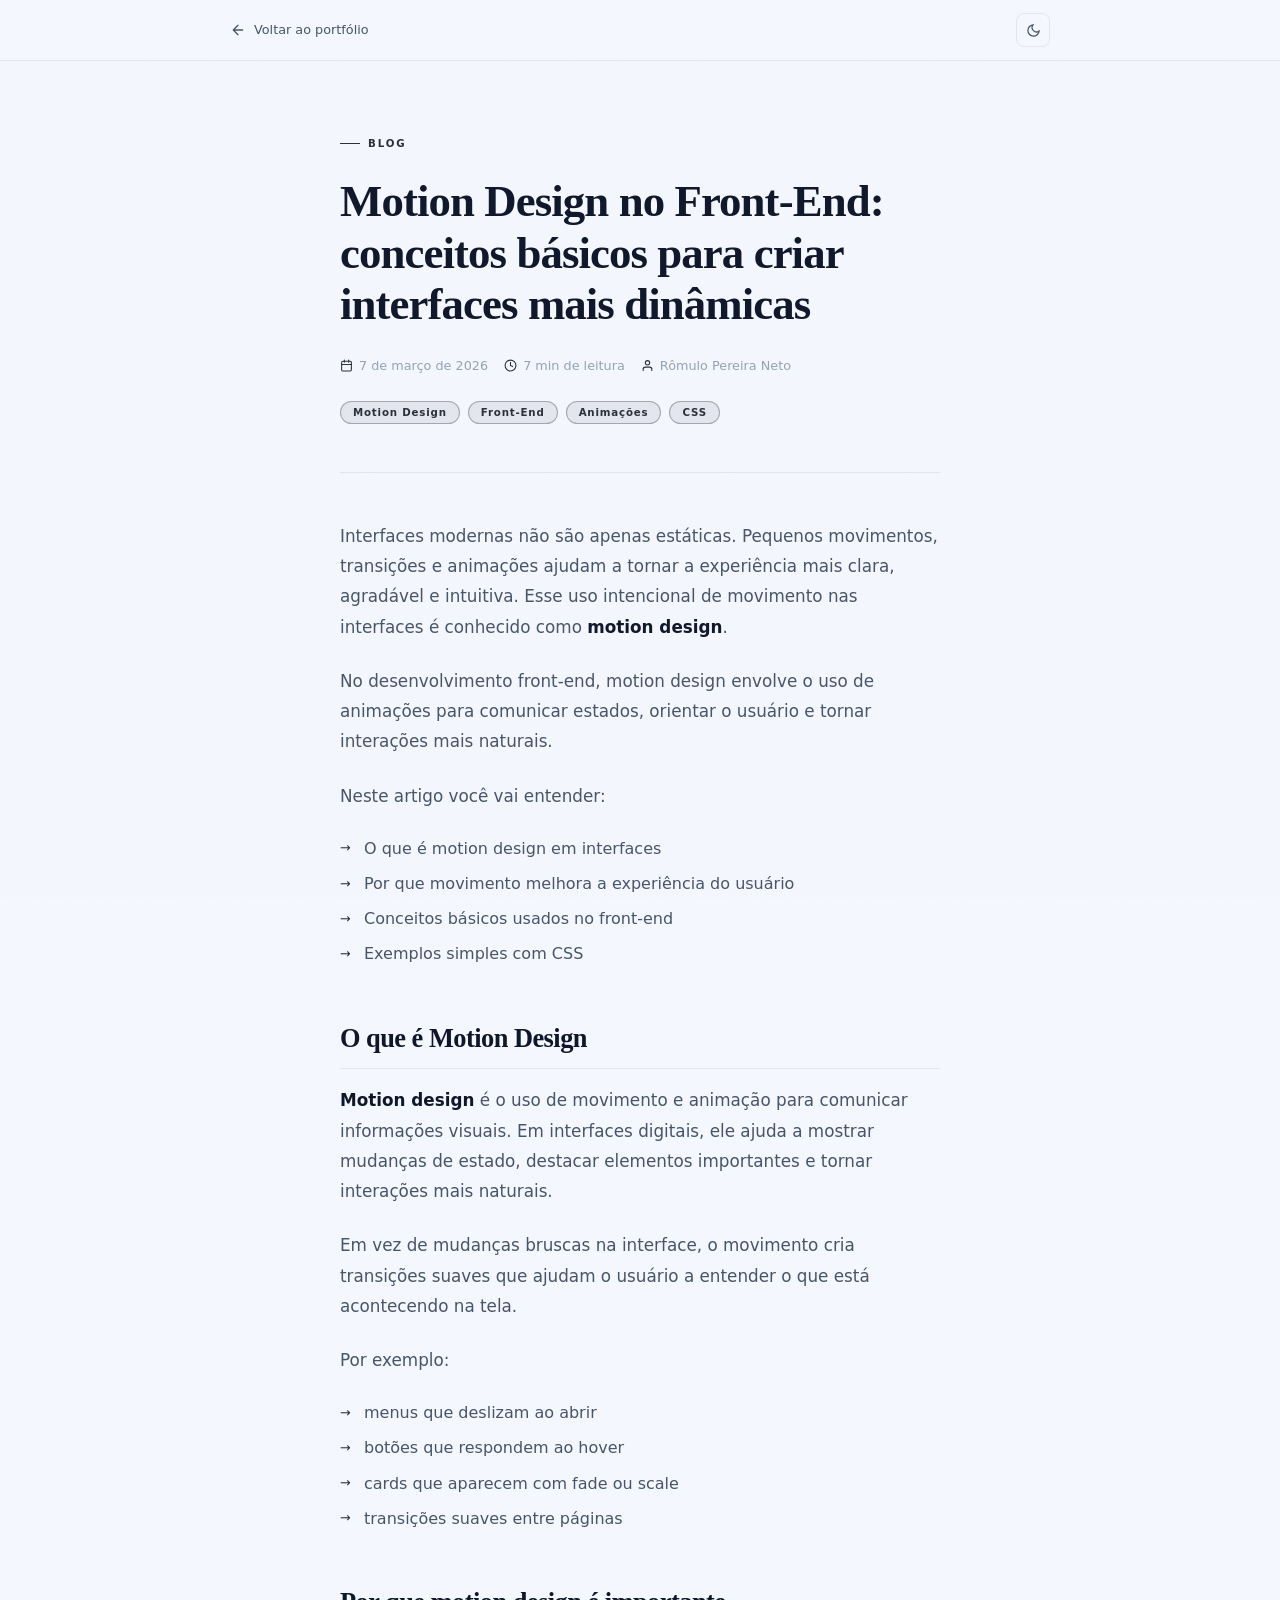
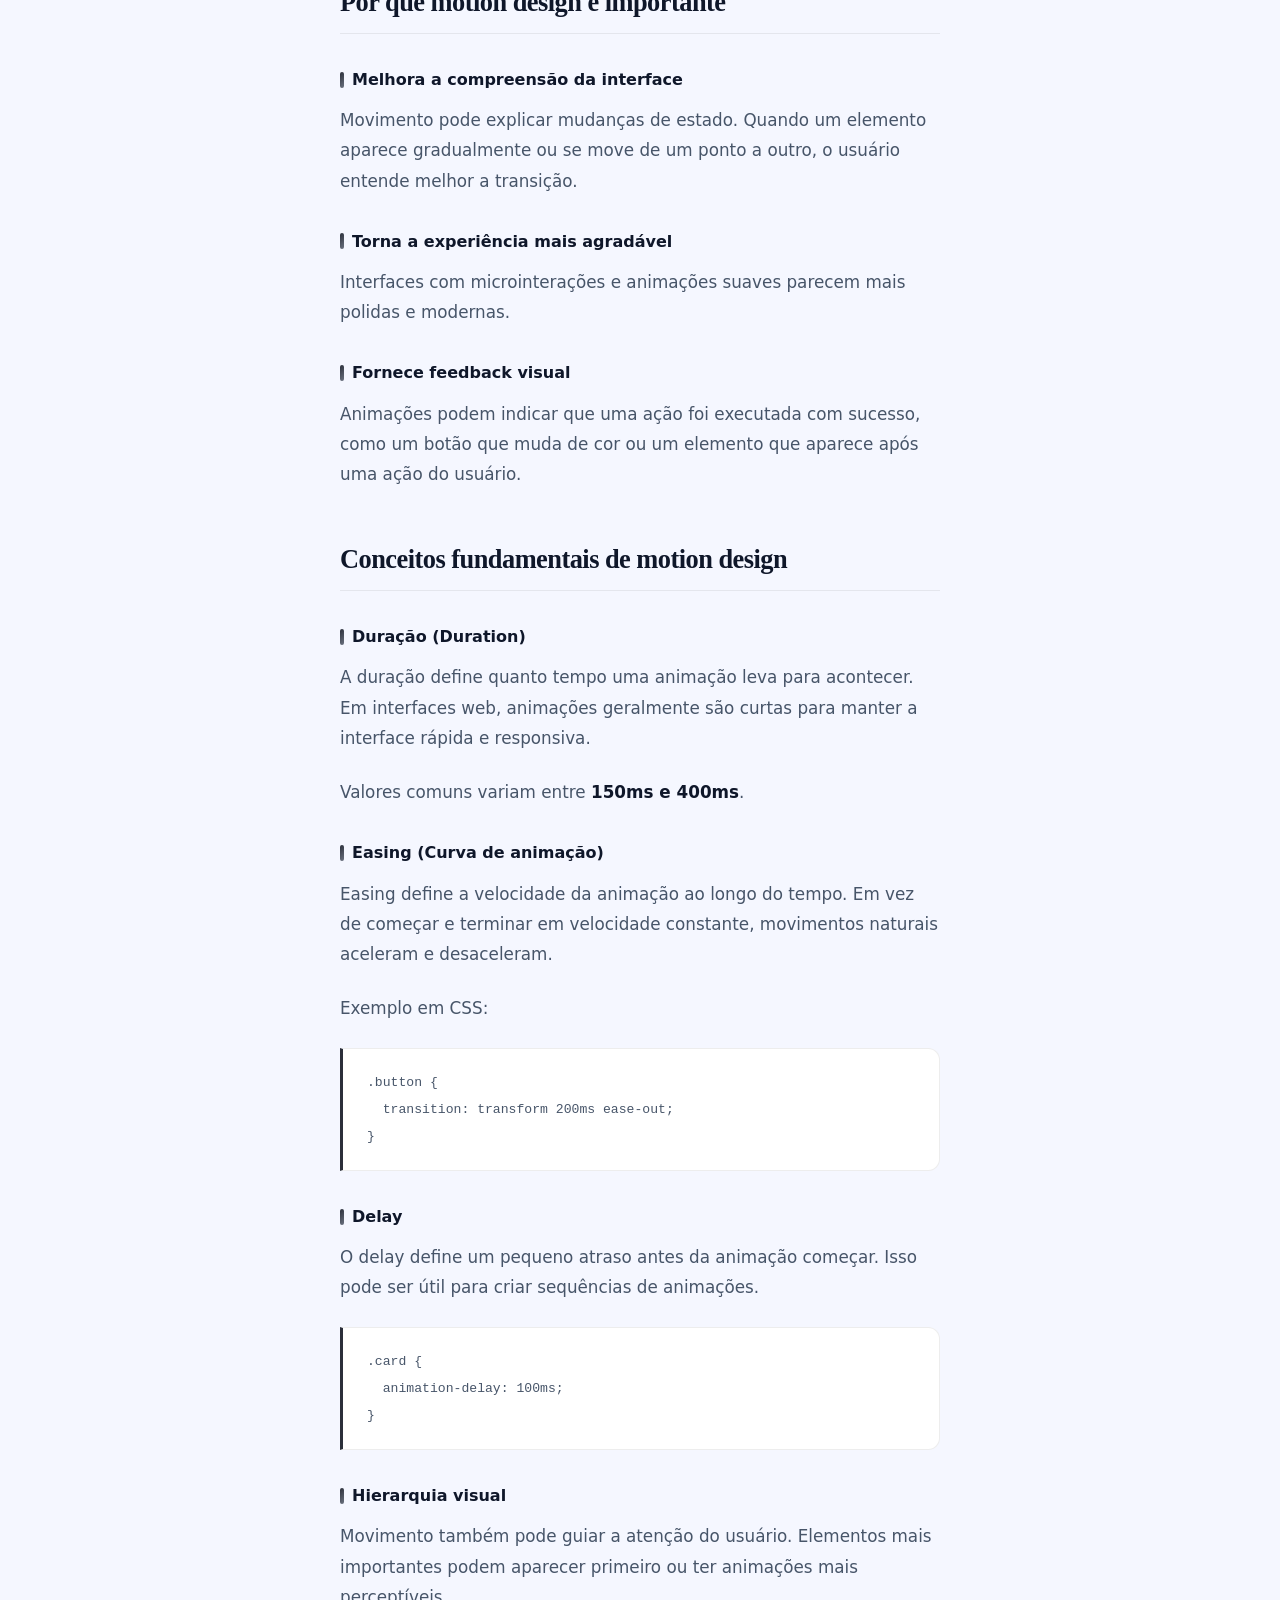
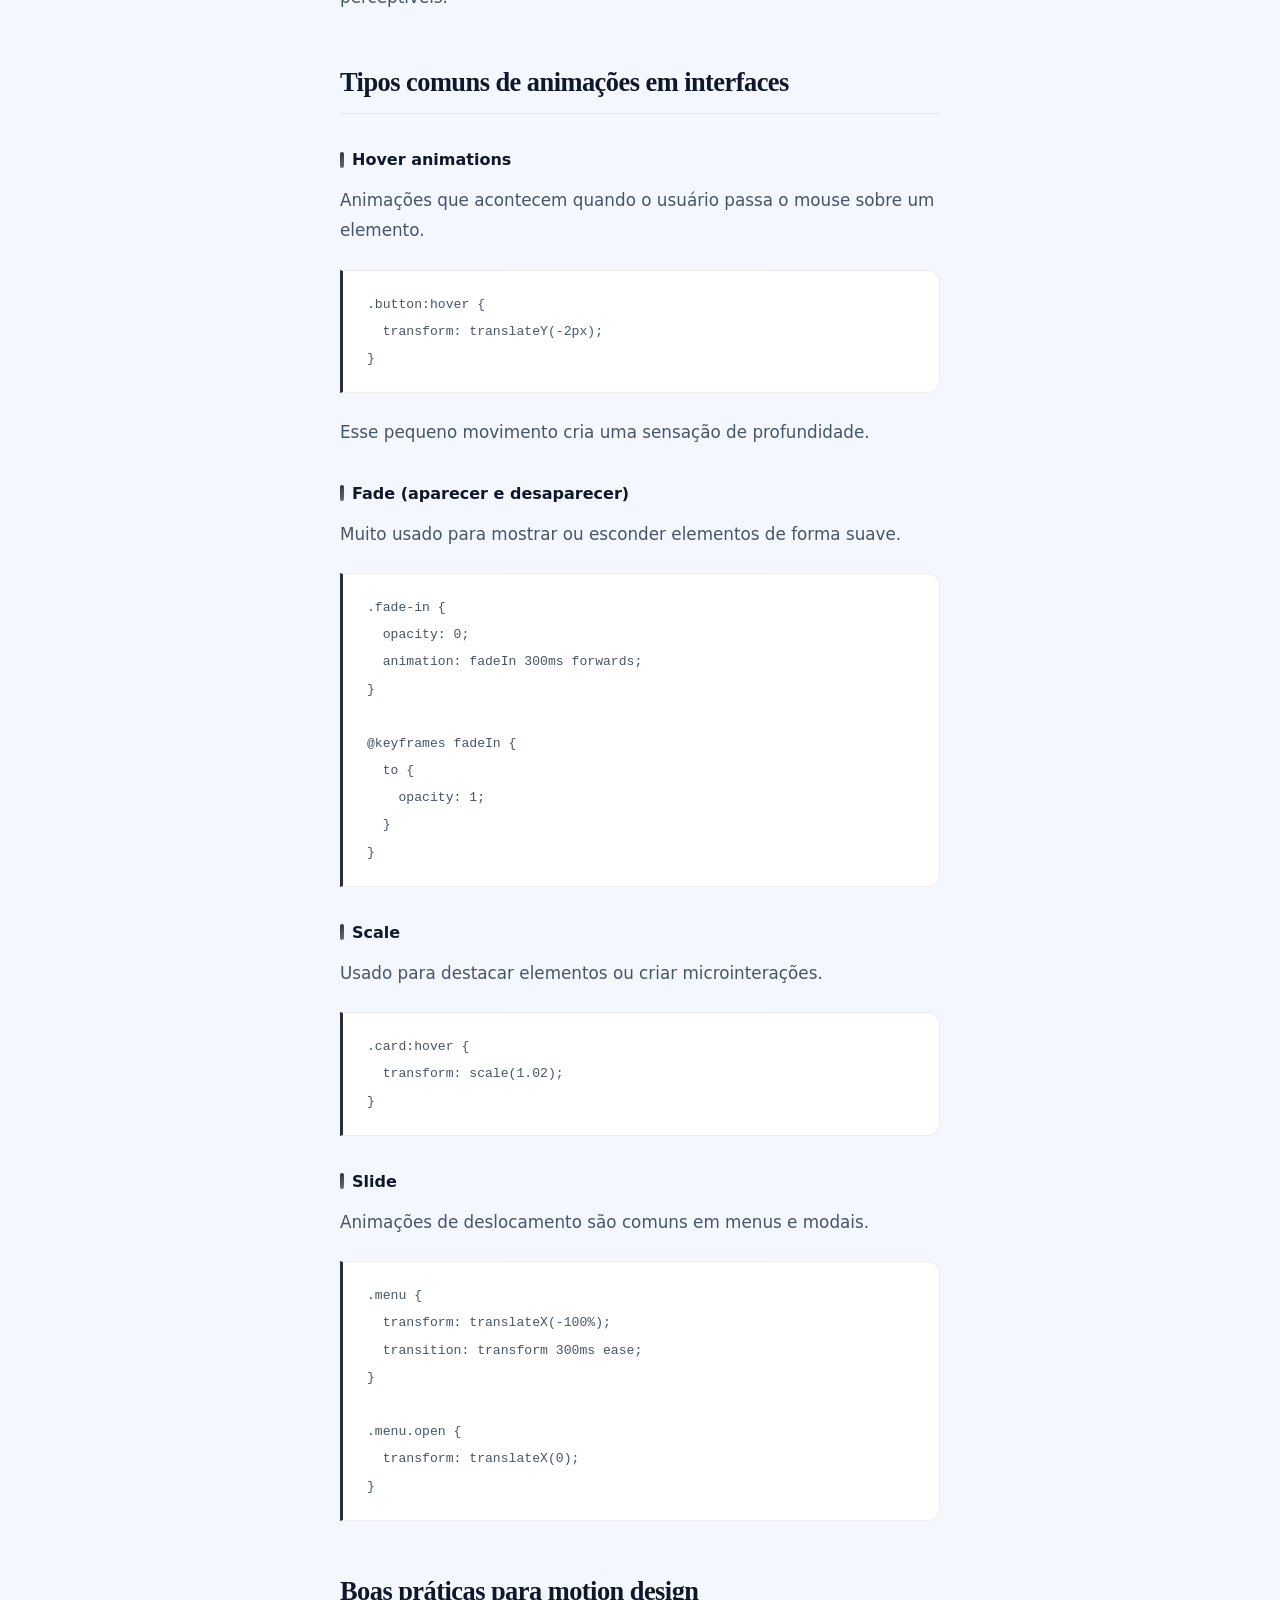
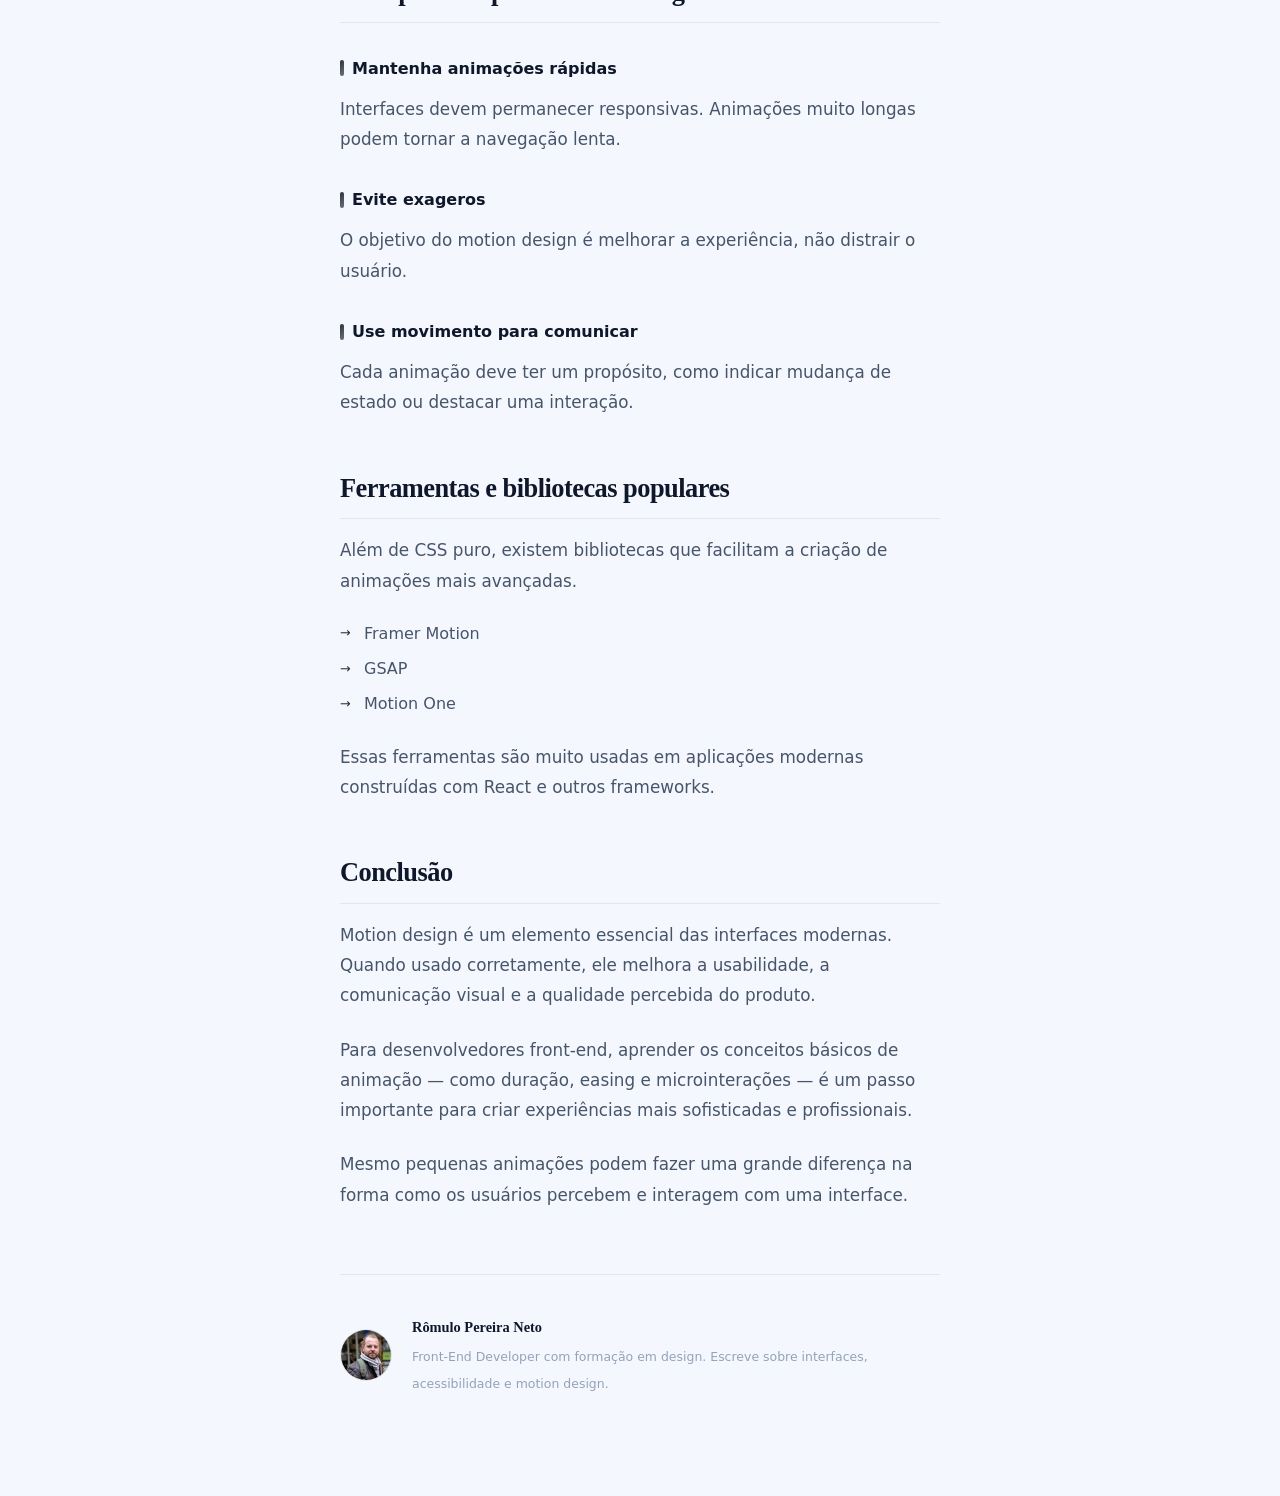
<file: blog/motion-design-frontend.html>
<!DOCTYPE html>
<html lang="pt-BR" data-theme="dark" data-lang="pt">

<head>
    <meta charset="UTF-8">
    <meta name="viewport" content="width=device-width, initial-scale=1.0">

    <title>Motion Design no Front-End: conceitos básicos para criar interfaces mais dinâmicas — Rômulo Pereira Neto</title>
    <meta name="description"
        content="Entenda os conceitos básicos de motion design no front-end: duração, easing, delay e tipos de animação com exemplos práticos em CSS.">
    <link rel="canonical" href="https://rnetoo.github.io/blog/motion-design-frontend.html">

    <!-- Open Graph -->
    <meta property="og:type" content="article">
    <meta property="og:title" content="Motion Design no Front-End: conceitos básicos para criar interfaces mais dinâmicas">
    <meta property="og:description"
        content="Entenda os conceitos básicos de motion design e como usar animações CSS para criar interfaces mais dinâmicas.">
    <meta property="og:url" content="https://rnetoo.github.io/blog/motion-design-frontend.html">
    <meta property="og:locale" content="pt_BR">
    <meta property="article:author" content="Rômulo Pereira Neto">
    <meta property="article:published_time" content="2026-03-07">
    <meta name="twitter:card" content="summary_large_image">

    <link rel="icon" type="image/png" href="../assets/images/RPN_insignia_remasterizada.png">

    <!-- Fontes -->
    <link rel="preconnect" href="https://api.fontshare.com">
    <link
        href="https://api.fontshare.com/v2/css?f[]=clash-display@400,500,600,700&f[]=cabinet-grotesk@300,400,500,700&display=swap"
        rel="stylesheet">

    <!-- CSS compartilhado com o portfólio -->
    <link rel="stylesheet" href="../css/tokens.css">
    <link rel="stylesheet" href="../css/reset.css">
    <link rel="stylesheet" href="../css/animations.css">

    <style>
        /* ── LAYOUT DO ARTIGO ─────────────────────────────── */
        body {
            font-family: var(--font-body);
            font-size: var(--text-base);
            line-height: var(--lh-body);
            background-color: var(--bg-base);
            color: var(--ink);
            -webkit-font-smoothing: antialiased;
            overflow-x: hidden;
            transition: background-color 0.4s var(--ease-io), color 0.3s var(--ease-io);
        }

        /* Container de leitura — máx 680px para conforto */
        .article-wrap {
            max-width: 680px;
            margin-inline: auto;
            padding-inline: clamp(1.25rem, 5vw, 2.5rem);
            padding-bottom: 6rem;
        }

        /* ── NAVBAR MINIMALISTA ───────────────────────────── */
        .blog-nav {
            position: sticky;
            top: 0;
            z-index: 900;
            background: rgba(11, 12, 16, 0.85);
            border-bottom: 1px solid var(--border);
            backdrop-filter: blur(20px);
            -webkit-backdrop-filter: blur(20px);
            transition: background 0.4s;
        }

        [data-theme="light"] .blog-nav {
            background: rgba(245, 247, 255, 0.88);
        }

        .blog-nav-inner {
            max-width: 900px;
            margin-inline: auto;
            padding-inline: clamp(1.25rem, 5vw, 2.5rem);
            height: 60px;
            display: flex;
            align-items: center;
            justify-content: space-between;
            gap: 1rem;
        }

        .blog-nav-back {
            display: inline-flex;
            align-items: center;
            gap: 0.5rem;
            font-size: 0.8rem;
            font-weight: 500;
            color: var(--ink-mid);
            text-decoration: none;
            transition: color 0.2s;
        }

        .blog-nav-back svg {
            width: 16px;
            height: 16px;
            stroke: currentColor;
            stroke-width: 2;
            stroke-linecap: round;
            fill: none;
            transition: transform 0.25s var(--spring, cubic-bezier(0.34, 1.56, 0.64, 1));
        }

        .blog-nav-back:hover {
            color: var(--accent);
        }

        .blog-nav-back:hover svg {
            transform: translateX(-3px);
        }

        .blog-nav-controls {
            display: flex;
            align-items: center;
            gap: 0.75rem;
        }

        .theme-btn {
            display: flex;
            align-items: center;
            justify-content: center;
            width: 34px;
            height: 34px;
            border-radius: 8px;
            border: 1px solid var(--border);
            background: transparent;
            color: var(--ink-mid);
            cursor: pointer;
            transition: background 0.2s, color 0.2s, border-color 0.2s;
        }

        .theme-btn:hover {
            background: var(--accent-soft);
            color: var(--accent);
            border-color: var(--border-hover);
        }

        .theme-btn svg {
            width: 15px;
            height: 15px;
            stroke: currentColor;
            stroke-width: 2;
            stroke-linecap: round;
            fill: none;
        }

        [data-theme="dark"] .icon-sun {
            display: block;
        }

        [data-theme="dark"] .icon-moon {
            display: none;
        }

        [data-theme="light"] .icon-sun {
            display: none;
        }

        [data-theme="light"] .icon-moon {
            display: block;
        }

        /* ── HERO DO ARTIGO ───────────────────────────────── */
        .article-hero {
            padding-top: 4rem;
            padding-bottom: 3rem;
            border-bottom: 1px solid var(--border);
            margin-bottom: 3rem;
        }

        .article-eyebrow {
            display: inline-flex;
            align-items: center;
            gap: 0.5rem;
            font-size: 0.64rem;
            font-weight: 700;
            letter-spacing: 0.18em;
            text-transform: uppercase;
            color: var(--accent);
            margin-bottom: 1.5rem;
        }

        .article-eyebrow::before {
            content: '';
            display: block;
            width: 20px;
            height: 1px;
            background: var(--accent);
        }

        .article-title {
            font-family: var(--font-display, 'Clash Display', Georgia, serif);
            font-size: clamp(1.75rem, 5vw, 2.8rem);
            font-weight: 700;
            line-height: 1.15;
            letter-spacing: -0.02em;
            color: var(--ink);
            margin-bottom: 1.5rem;
        }

        .article-meta {
            display: flex;
            flex-wrap: wrap;
            align-items: center;
            gap: 1rem;
            font-size: 0.8rem;
            color: var(--ink-muted);
        }

        .article-meta-item {
            display: flex;
            align-items: center;
            gap: 0.375rem;
        }

        .article-meta-item svg {
            width: 13px;
            height: 13px;
            stroke: var(--accent);
            stroke-width: 2;
            stroke-linecap: round;
            fill: none;
        }

        .article-tags {
            display: flex;
            flex-wrap: wrap;
            gap: 0.5rem;
            margin-top: 1.5rem;
        }

        .article-tag {
            display: inline-flex;
            padding: 2px 0.75rem;
            border-radius: 9999px;
            background: var(--accent-soft);
            border: 1px solid var(--border-hover);
            font-size: 0.64rem;
            font-weight: 700;
            letter-spacing: 0.08em;
            color: var(--accent);
        }

        /* ── CORPO DO ARTIGO ──────────────────────────────── */
        .article-body {
            color: var(--ink);
        }

        .article-body p {
            font-size: 1.05rem;
            font-weight: 300;
            line-height: 1.8;
            color: var(--ink-mid);
            margin-bottom: 1.5rem;
        }

        .article-body p strong {
            color: var(--ink);
            font-weight: 600;
        }

        .article-body h2 {
            font-family: var(--font-display, 'Clash Display', Georgia, serif);
            font-size: clamp(1.25rem, 3vw, 1.65rem);
            font-weight: 700;
            letter-spacing: -0.02em;
            color: var(--ink);
            margin-top: 3rem;
            margin-bottom: 1rem;
            padding-bottom: 0.5rem;
            border-bottom: 1px solid var(--border);
        }

        .article-body h3 {
            font-size: 1rem;
            font-weight: 700;
            color: var(--ink);
            margin-top: 2rem;
            margin-bottom: 0.75rem;
            display: flex;
            align-items: center;
            gap: 0.5rem;
        }

        .article-body h3::before {
            content: '';
            display: inline-block;
            width: 4px;
            height: 1em;
            background: var(--accent-grad, linear-gradient(135deg, #7c3aed, #c084fc));
            border-radius: 2px;
            flex-shrink: 0;
        }

        .article-body ul,
        .article-body ol {
            margin-bottom: 1.5rem;
            padding-left: 0;
            list-style: none;
            display: flex;
            flex-direction: column;
            gap: 0.5rem;
        }

        .article-body ul li,
        .article-body ol li {
            font-size: 1rem;
            font-weight: 300;
            line-height: 1.7;
            color: var(--ink-mid);
            padding-left: 1.5rem;
            position: relative;
        }

        .article-body ul li::before {
            content: '→';
            position: absolute;
            left: 0;
            color: var(--accent);
            font-size: 0.8rem;
            top: 0.2em;
        }

        .article-body ol {
            counter-reset: ol-counter;
        }

        .article-body ol li {
            counter-increment: ol-counter;
        }

        .article-body ol li::before {
            content: counter(ol-counter) '.';
            position: absolute;
            left: 0;
            color: var(--accent);
            font-size: 0.75rem;
            font-weight: 700;
            top: 0.25em;
        }

        /* Blocos de código */
        .article-body pre {
            background: var(--bg-surface);
            border: 1px solid var(--border);
            border-left: 3px solid var(--accent);
            border-radius: 0 12px 12px 0;
            padding: 1.25rem 1.5rem;
            overflow-x: auto;
            margin-bottom: 1.5rem;
            position: relative;
        }

        .article-body pre code {
            font-family: 'Fira Code', 'Courier New', monospace;
            font-size: 0.82rem;
            line-height: 1.7;
            color: var(--ink-mid);
            background: none;
            padding: 0;
            border: none;
        }

        .article-body code {
            font-family: 'Fira Code', 'Courier New', monospace;
            font-size: 0.85em;
            background: var(--accent-soft);
            color: var(--accent);
            padding: 0.15em 0.45em;
            border-radius: 4px;
        }

        /* Tabela */
        .article-body table {
            width: 100%;
            border-collapse: collapse;
            margin-bottom: 1.5rem;
            font-size: 0.9rem;
        }

        .article-body th {
            text-align: left;
            font-weight: 700;
            font-size: 0.75rem;
            letter-spacing: 0.1em;
            text-transform: uppercase;
            color: var(--ink-muted);
            padding: 0.75rem 1rem;
            border-bottom: 1px solid var(--border);
        }

        .article-body td {
            padding: 0.75rem 1rem;
            color: var(--ink-mid);
            font-weight: 300;
            border-bottom: 1px solid var(--border);
        }

        .article-body tr:last-child td {
            border-bottom: none;
        }

        .article-body tbody tr:hover td {
            background: var(--bg-glass-2, rgba(255, 255, 255, 0.04));
        }

        /* ── RODAPÉ DO ARTIGO ─────────────────────────────── */
        .article-footer {
            margin-top: 4rem;
            padding-top: 2.5rem;
            border-top: 1px solid var(--border);
            display: flex;
            align-items: center;
            gap: 1.25rem;
        }

        .article-author-img {
            width: 52px;
            height: 52px;
            border-radius: 50%;
            object-fit: cover;
            border: 1px solid var(--border);
            flex-shrink: 0;
        }

        .article-author-name {
            font-family: var(--font-display, 'Clash Display', Georgia, serif);
            font-size: 0.9rem;
            font-weight: 700;
            color: var(--ink);
            display: block;
            margin-bottom: 0.15rem;
        }

        .article-author-bio {
            font-size: 0.78rem;
            font-weight: 300;
            color: var(--ink-muted);
            line-height: 1.5;
        }

        /* ── BARRA DE PROGRESSO DE LEITURA ───────────────── */
        #read-progress {
            position: fixed;
            top: 0;
            left: 0;
            height: 2px;
            width: 0%;
            background: var(--accent-grad, linear-gradient(90deg, #7c3aed, #c084fc));
            z-index: 9999;
            transition: width 0.1s linear;
            pointer-events: none;
        }

        /* ── NOISE OVERLAY ────────────────────────────────── */
        .noise-overlay {
            position: fixed;
            inset: 0;
            z-index: 100;
            pointer-events: none;
            opacity: 0.025;
            background-image: url("data:image/svg+xml,%3Csvg viewBox='0 0 256 256' xmlns='http://www.w3.org/2000/svg'%3E%3Cfilter id='n'%3E%3CfeTurbulence type='fractalNoise' baseFrequency='0.9' numOctaves='4' stitchTiles='stitch'/%3E%3C/filter%3E%3Crect width='100%25' height='100%25' filter='url(%23n)'/%3E%3C/svg%3E");
            background-size: 180px;
        }

        /* ── GRADIENTE DE FUNDO (dark mode) ──────────────── */
        [data-theme="dark"] body::before {
            content: '';
            position: fixed;
            inset: 0;
            z-index: -1;
            pointer-events: none;
            background:
                radial-gradient(900px 600px at 10% -10%, rgba(147, 51, 234, 0.10), transparent 60%),
                radial-gradient(700px 500px at 90% 10%, rgba(124, 58, 237, 0.08), transparent 60%);
        }

        /* ── RESPONSIVO ───────────────────────────────────── */
        @media (max-width: 600px) {
            .article-footer {
                flex-direction: column;
                align-items: flex-start;
            }
        }

        /* ── REDUCED MOTION ───────────────────────────────── */
        @media (prefers-reduced-motion: reduce) {

            *,
            *::before,
            *::after {
                animation-duration: 0.01ms !important;
                transition-duration: 0.01ms !important;
            }
        }

        /* ── BOTÃO DE VOLTAR AO TOPO ─────────────────────────── */

        .back-to-top {
            position: fixed;
            bottom: 2rem;
            right: 2rem;
            width: 44px;
            height: 44px;
            border-radius: 50%;
            background: var(--accent);
            color: #fff;
            display: flex;
            align-items: center;
            justify-content: center;
            box-shadow: 0 4px 20px rgba(147, 51, 234, 0.4);
            opacity: 0;
            pointer-events: none;
            transition: opacity 0.3s, transform 0.3s;
            z-index: 800;
        }

        .back-to-top.visible {
            opacity: 1;
            pointer-events: auto;
        }

        .back-to-top:hover {
            transform: translateY(-3px);
        }

        .back-to-top svg {
            width: 18px;
            height: 18px;
        }

    </style>
</head>
<body>

    <!-- Barra de progresso de leitura -->
    <div id="read-progress" aria-hidden="true"></div>

    <!-- Noise overlay -->
    <div class="noise-overlay" aria-hidden="true"></div>

    <!-- Navbar minimalista -->
    <nav class="blog-nav" aria-label="Navegação do blog">
        <div class="blog-nav-inner">
            <a href="../index.html#blog" class="blog-nav-back" aria-label="Voltar ao portfólio">
                <svg viewBox="0 0 24 24" aria-hidden="true">
                    <path d="M19 12H5M12 5l-7 7 7 7" />
                </svg>
                Voltar ao portfólio
            </a>
            <div class="blog-nav-controls">
                <button class="theme-btn" id="theme-toggle" aria-label="Ativar modo claro">
                    <svg class="icon-sun" viewBox="0 0 24 24" aria-hidden="true">
                        <circle cx="12" cy="12" r="5" />
                        <line x1="12" y1="1" x2="12" y2="3" />
                        <line x1="12" y1="21" x2="12" y2="23" />
                        <line x1="4.22" y1="4.22" x2="5.64" y2="5.64" />
                        <line x1="18.36" y1="18.36" x2="19.78" y2="19.78" />
                        <line x1="1" y1="12" x2="3" y2="12" />
                        <line x1="21" y1="12" x2="23" y2="12" />
                        <line x1="4.22" y1="19.78" x2="5.64" y2="18.36" />
                        <line x1="18.36" y1="5.64" x2="19.78" y2="4.22" />
                    </svg>
                    <svg class="icon-moon" viewBox="0 0 24 24" aria-hidden="true">
                        <path d="M21 12.79A9 9 0 1 1 11.21 3 7 7 0 0 0 21 12.79z" />
                    </svg>
                </button>
            </div>
        </div>
    </nav>

    <!-- Conteúdo principal -->
    <main id="main" class="article-wrap">

        <!-- Hero do artigo -->
        <header class="article-hero">
            <span class="article-eyebrow">Blog</span>
            <h1 class="article-title">Motion Design no Front-End: conceitos básicos para criar interfaces mais dinâmicas</h1>
            <div class="article-meta">
                <span class="article-meta-item">
                    <svg viewBox="0 0 24 24" aria-hidden="true">
                        <rect x="3" y="4" width="18" height="18" rx="2" />
                        <line x1="16" y1="2" x2="16" y2="6" />
                        <line x1="8" y1="2" x2="8" y2="6" />
                        <line x1="3" y1="10" x2="21" y2="10" />
                    </svg>
                    7 de março de 2026
                </span>
                <span class="article-meta-item">
                    <svg viewBox="0 0 24 24" aria-hidden="true">
                        <circle cx="12" cy="12" r="10" />
                        <polyline points="12 6 12 12 16 14" />
                    </svg>
                    7 min de leitura
                </span>
                <span class="article-meta-item">
                    <svg viewBox="0 0 24 24" aria-hidden="true">
                        <path d="M20 21v-2a4 4 0 0 0-4-4H8a4 4 0 0 0-4 4v2" />
                        <circle cx="12" cy="7" r="4" />
                    </svg>
                    Rômulo Pereira Neto
                </span>
            </div>
            <div class="article-tags">
                <span class="article-tag">Motion Design</span>
                <span class="article-tag">Front-End</span>
                <span class="article-tag">Animações</span>
                <span class="article-tag">CSS</span>
            </div>
        </header>

        <!-- Corpo do artigo -->
        <article class="article-body">
        <p>
            Interfaces modernas não são apenas estáticas. Pequenos movimentos, transições e
            animações ajudam a tornar a experiência mais clara, agradável e intuitiva. Esse
            uso intencional de movimento nas interfaces é conhecido como <strong>motion design</strong>.
        </p>

        <p>
            No desenvolvimento front-end, motion design envolve o uso de animações para comunicar
            estados, orientar o usuário e tornar interações mais naturais.
        </p>

        <p>Neste artigo você vai entender:</p>

        <ul>
            <li>O que é motion design em interfaces</li>
            <li>Por que movimento melhora a experiência do usuário</li>
            <li>Conceitos básicos usados no front-end</li>
            <li>Exemplos simples com CSS</li>
        </ul>

        <h2>O que é Motion Design</h2>

        <p>
            <strong>Motion design</strong> é o uso de movimento e animação para comunicar
            informações visuais. Em interfaces digitais, ele ajuda a mostrar mudanças de estado,
            destacar elementos importantes e tornar interações mais naturais.
        </p>

        <p>
            Em vez de mudanças bruscas na interface, o movimento cria transições suaves que
            ajudam o usuário a entender o que está acontecendo na tela.
        </p>

        <p>Por exemplo:</p>

        <ul>
            <li>menus que deslizam ao abrir</li>
            <li>botões que respondem ao hover</li>
            <li>cards que aparecem com fade ou scale</li>
            <li>transições suaves entre páginas</li>
        </ul>

        <h2>Por que motion design é importante</h2>

        <h3>Melhora a compreensão da interface</h3>

        <p>
            Movimento pode explicar mudanças de estado. Quando um elemento aparece gradualmente
            ou se move de um ponto a outro, o usuário entende melhor a transição.
        </p>

        <h3>Torna a experiência mais agradável</h3>

        <p>
            Interfaces com microinterações e animações suaves parecem mais polidas e modernas.
        </p>

        <h3>Fornece feedback visual</h3>

        <p>
            Animações podem indicar que uma ação foi executada com sucesso, como um botão que
            muda de cor ou um elemento que aparece após uma ação do usuário.
        </p>

        <h2>Conceitos fundamentais de motion design</h2>

        <h3>Duração (Duration)</h3>

        <p>
            A duração define quanto tempo uma animação leva para acontecer. Em interfaces web,
            animações geralmente são curtas para manter a interface rápida e responsiva.
        </p>

        <p>Valores comuns variam entre <strong>150ms e 400ms</strong>.</p>

        <h3>Easing (Curva de animação)</h3>

        <p>
            Easing define a velocidade da animação ao longo do tempo. Em vez de começar e
            terminar em velocidade constante, movimentos naturais aceleram e desaceleram.
        </p>

        <p>Exemplo em CSS:</p>

<pre><code>.button {
  transition: transform 200ms ease-out;
}</code></pre>

        <h3>Delay</h3>

        <p>
            O delay define um pequeno atraso antes da animação começar. Isso pode ser útil
            para criar sequências de animações.
        </p>

<pre><code>.card {
  animation-delay: 100ms;
}</code></pre>

        <h3>Hierarquia visual</h3>

        <p>
            Movimento também pode guiar a atenção do usuário. Elementos mais importantes podem
            aparecer primeiro ou ter animações mais perceptíveis.
        </p>

        <h2>Tipos comuns de animações em interfaces</h2>

        <h3>Hover animations</h3>

        <p>Animações que acontecem quando o usuário passa o mouse sobre um elemento.</p>

<pre><code>.button:hover {
  transform: translateY(-2px);
}</code></pre>

        <p>Esse pequeno movimento cria uma sensação de profundidade.</p>

        <h3>Fade (aparecer e desaparecer)</h3>

        <p>Muito usado para mostrar ou esconder elementos de forma suave.</p>

<pre><code>.fade-in {
  opacity: 0;
  animation: fadeIn 300ms forwards;
}

@keyframes fadeIn {
  to {
    opacity: 1;
  }
}</code></pre>

        <h3>Scale</h3>

        <p>Usado para destacar elementos ou criar microinterações.</p>

<pre><code>.card:hover {
  transform: scale(1.02);
}</code></pre>

        <h3>Slide</h3>

        <p>Animações de deslocamento são comuns em menus e modais.</p>

<pre><code>.menu {
  transform: translateX(-100%);
  transition: transform 300ms ease;
}

.menu.open {
  transform: translateX(0);
}</code></pre>

        <h2>Boas práticas para motion design</h2>

        <h3>Mantenha animações rápidas</h3>

        <p>
            Interfaces devem permanecer responsivas. Animações muito longas podem tornar
            a navegação lenta.
        </p>

        <h3>Evite exageros</h3>

        <p>
            O objetivo do motion design é melhorar a experiência, não distrair o usuário.
        </p>

        <h3>Use movimento para comunicar</h3>

        <p>
            Cada animação deve ter um propósito, como indicar mudança de estado ou destacar
            uma interação.
        </p>

        <h2>Ferramentas e bibliotecas populares</h2>

        <p>
            Além de CSS puro, existem bibliotecas que facilitam a criação de animações
            mais avançadas.
        </p>

        <ul>
            <li>Framer Motion</li>
            <li>GSAP</li>
            <li>Motion One</li>
        </ul>

        <p>
            Essas ferramentas são muito usadas em aplicações modernas construídas com
            React e outros frameworks.
        </p>

        <h2>Conclusão</h2>

        <p>
            Motion design é um elemento essencial das interfaces modernas. Quando usado
            corretamente, ele melhora a usabilidade, a comunicação visual e a qualidade
            percebida do produto.
        </p>

        <p>
            Para desenvolvedores front-end, aprender os conceitos básicos de animação —
            como duração, easing e microinterações — é um passo importante para criar
            experiências mais sofisticadas e profissionais.
        </p>

        <p>
            Mesmo pequenas animações podem fazer uma grande diferença na forma como os
            usuários percebem e interagem com uma interface.
        </p>

        </article>

        <!-- Rodapé do artigo — autor -->
        <footer class="article-footer">
            <img src="../assets/images/romulo-foto-perfil.jpg" alt="Foto de Rômulo Pereira Neto"
                class="article-author-img" width="52" height="52"
                onerror="this.src='../assets/images/RPN_insignia_remasterizada.png'">
            <div>
                <span class="article-author-name">Rômulo Pereira Neto</span>
                <span class="article-author-bio">
                    Front-End Developer com formação em design. Escreve sobre interfaces,
                    acessibilidade e motion design.
                </span>
            </div>
        </footer>

    </main>

    <script>
        (function () {
            // ── TEMA ──────────────────────────────────────────────
            var saved = localStorage.getItem('rpn-theme');
            var prefer = window.matchMedia('(prefers-color-scheme: light)').matches ? 'light' : 'dark';
            var theme = (saved === 'dark' || saved === 'light') ? saved : prefer;
            document.documentElement.setAttribute('data-theme', theme);

            document.addEventListener('DOMContentLoaded', function () {
                var btn = document.getElementById('theme-toggle');
                if (btn) {
                    btn.setAttribute('aria-label', theme === 'light' ? 'Ativar modo escuro' : 'Ativar modo claro');
                    btn.addEventListener('click', function () {
                        var cur = document.documentElement.getAttribute('data-theme');
                        var next = cur === 'dark' ? 'light' : 'dark';
                        document.documentElement.setAttribute('data-theme', next);
                        localStorage.setItem('rpn-theme', next);
                        btn.setAttribute('aria-label', next === 'light' ? 'Ativar modo escuro' : 'Ativar modo claro');
                    });
                }

                // ── BARRA DE PROGRESSO DE LEITURA ─────────────────
                var bar = document.getElementById('read-progress');
                if (bar && !window.matchMedia('(prefers-reduced-motion: reduce)').matches) {
                    window.addEventListener('scroll', function () {
                        var doc = document.documentElement;
                        var top = doc.scrollTop || document.body.scrollTop;
                        var h = doc.scrollHeight - doc.clientHeight;
                        bar.style.width = (h > 0 ? (top / h) * 100 : 0) + '%';
                    }, { passive: true });
                }
            });
        }());

        // Botão voltar ao topo — dentro do DOMContentLoaded
        // para garantir que o elemento já existe no DOM
        document.addEventListener('DOMContentLoaded', function () {
            var topBtn = document.querySelector('.back-to-top');
            if (topBtn) {
                window.addEventListener('scroll', function () {
                    topBtn.classList.toggle('visible', window.scrollY > 400);
                }, { passive: true });
            }
        });

    </script>

    <!-- Botão voltar ao topo -->
    <a href="#" class="back-to-top" aria-label="Voltar ao topo">
        <svg viewBox="0 0 24 24" stroke="currentColor" stroke-width="2" stroke-linecap="round" fill="none">
            <path d="M12 19V5M5 12l7-7 7 7" />
        </svg>
    </a>

</body>

</html>
</file>
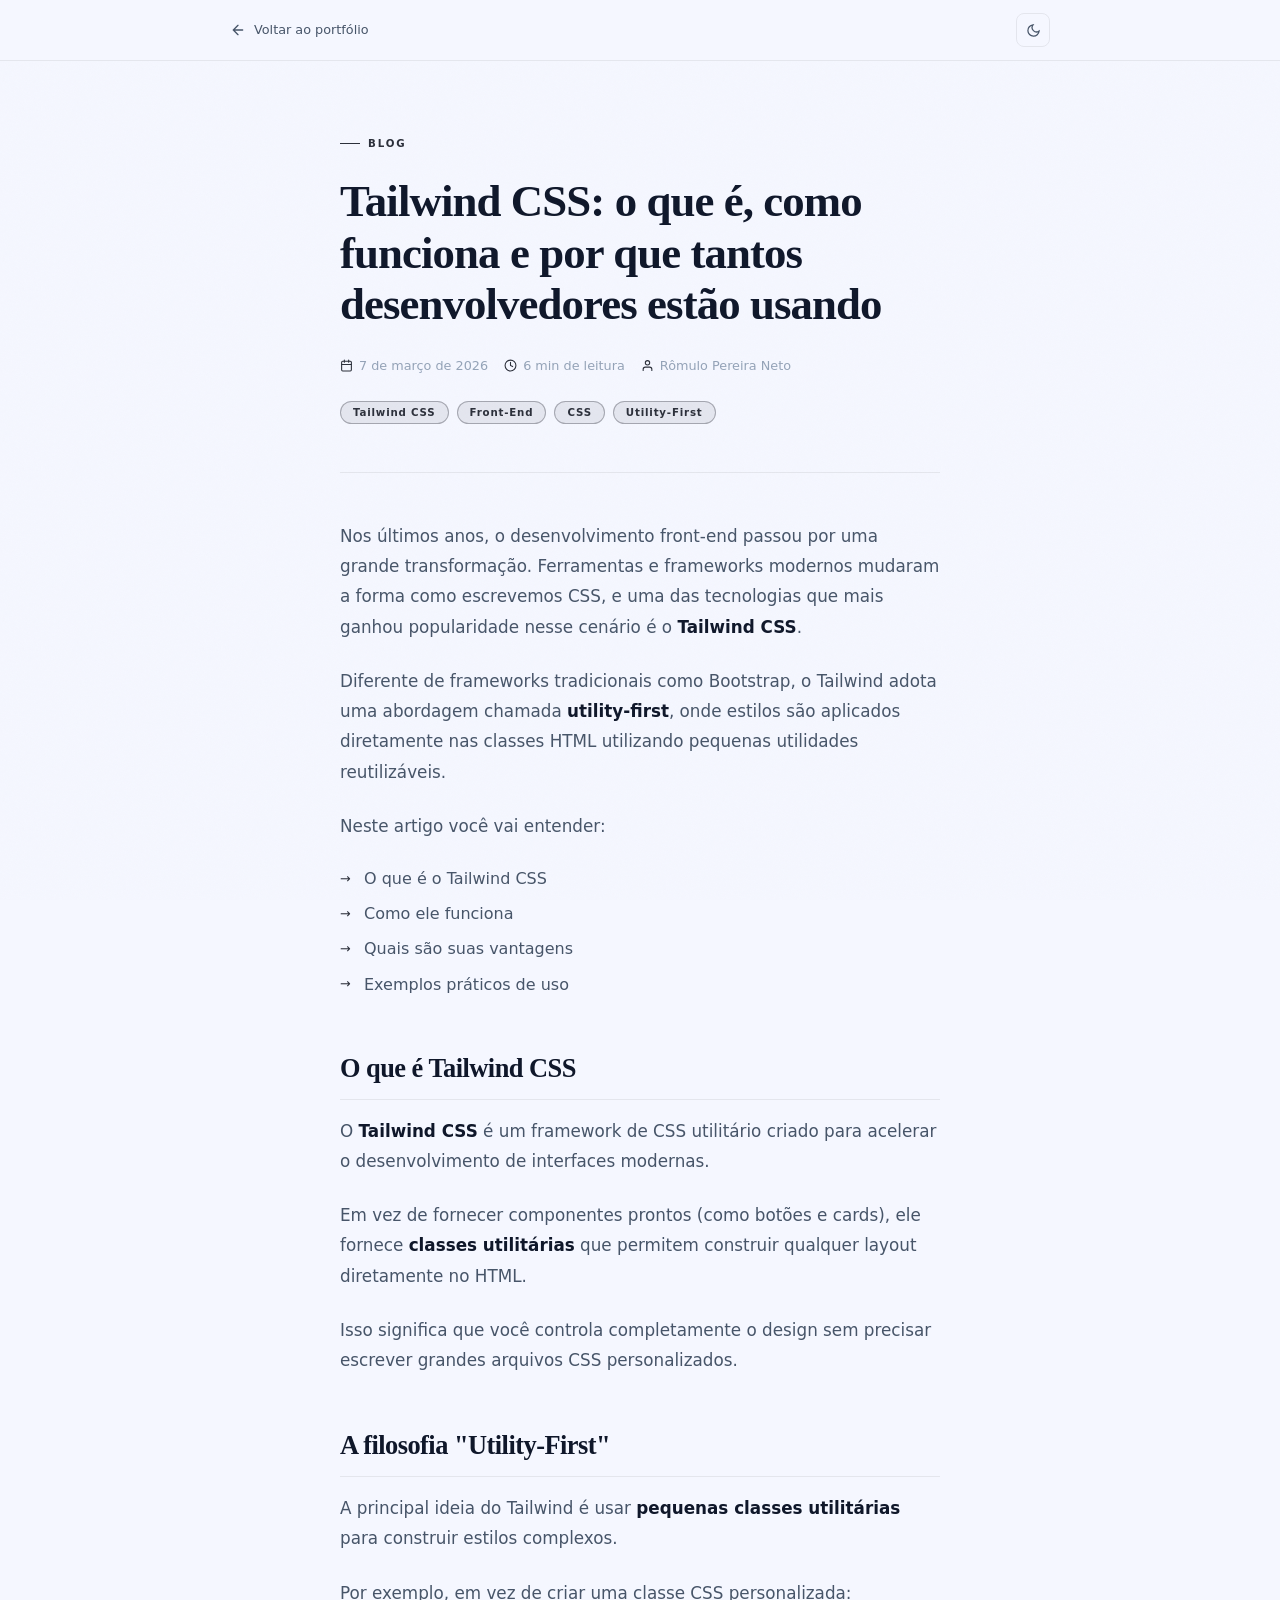
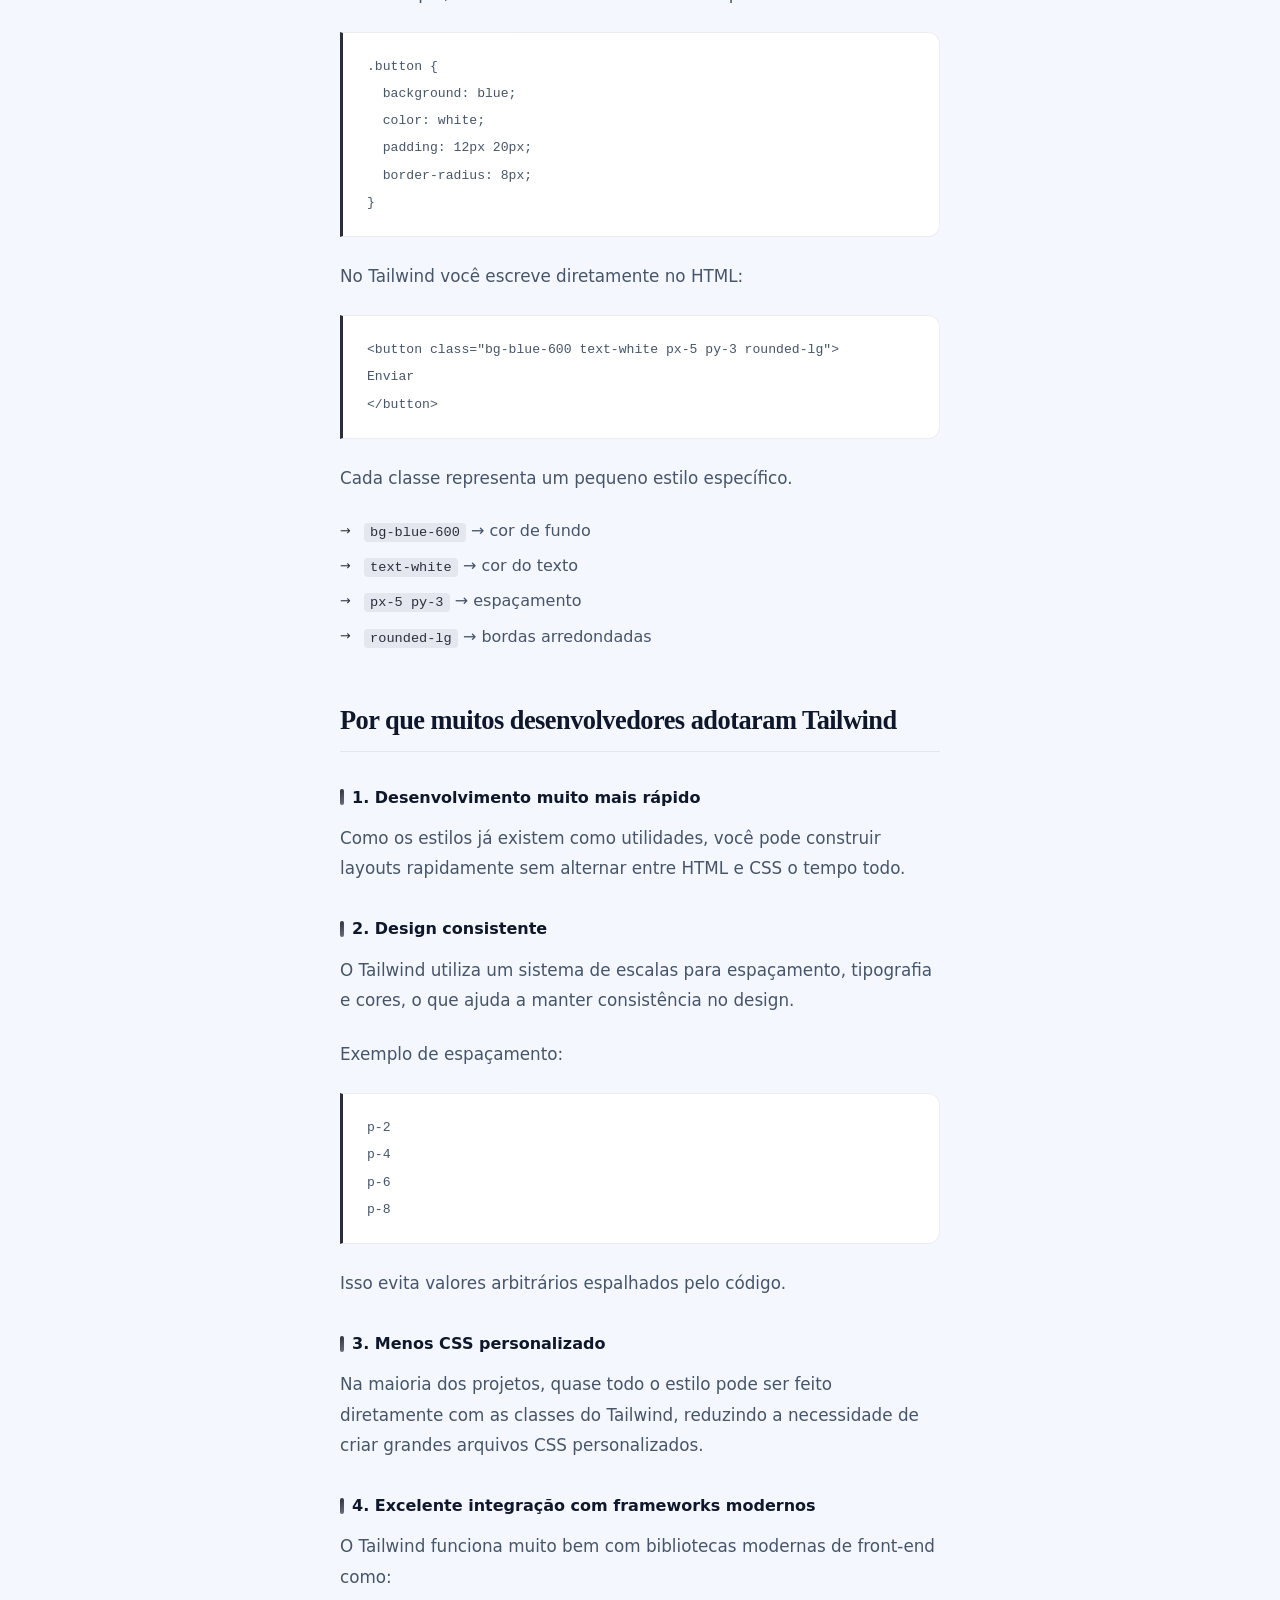
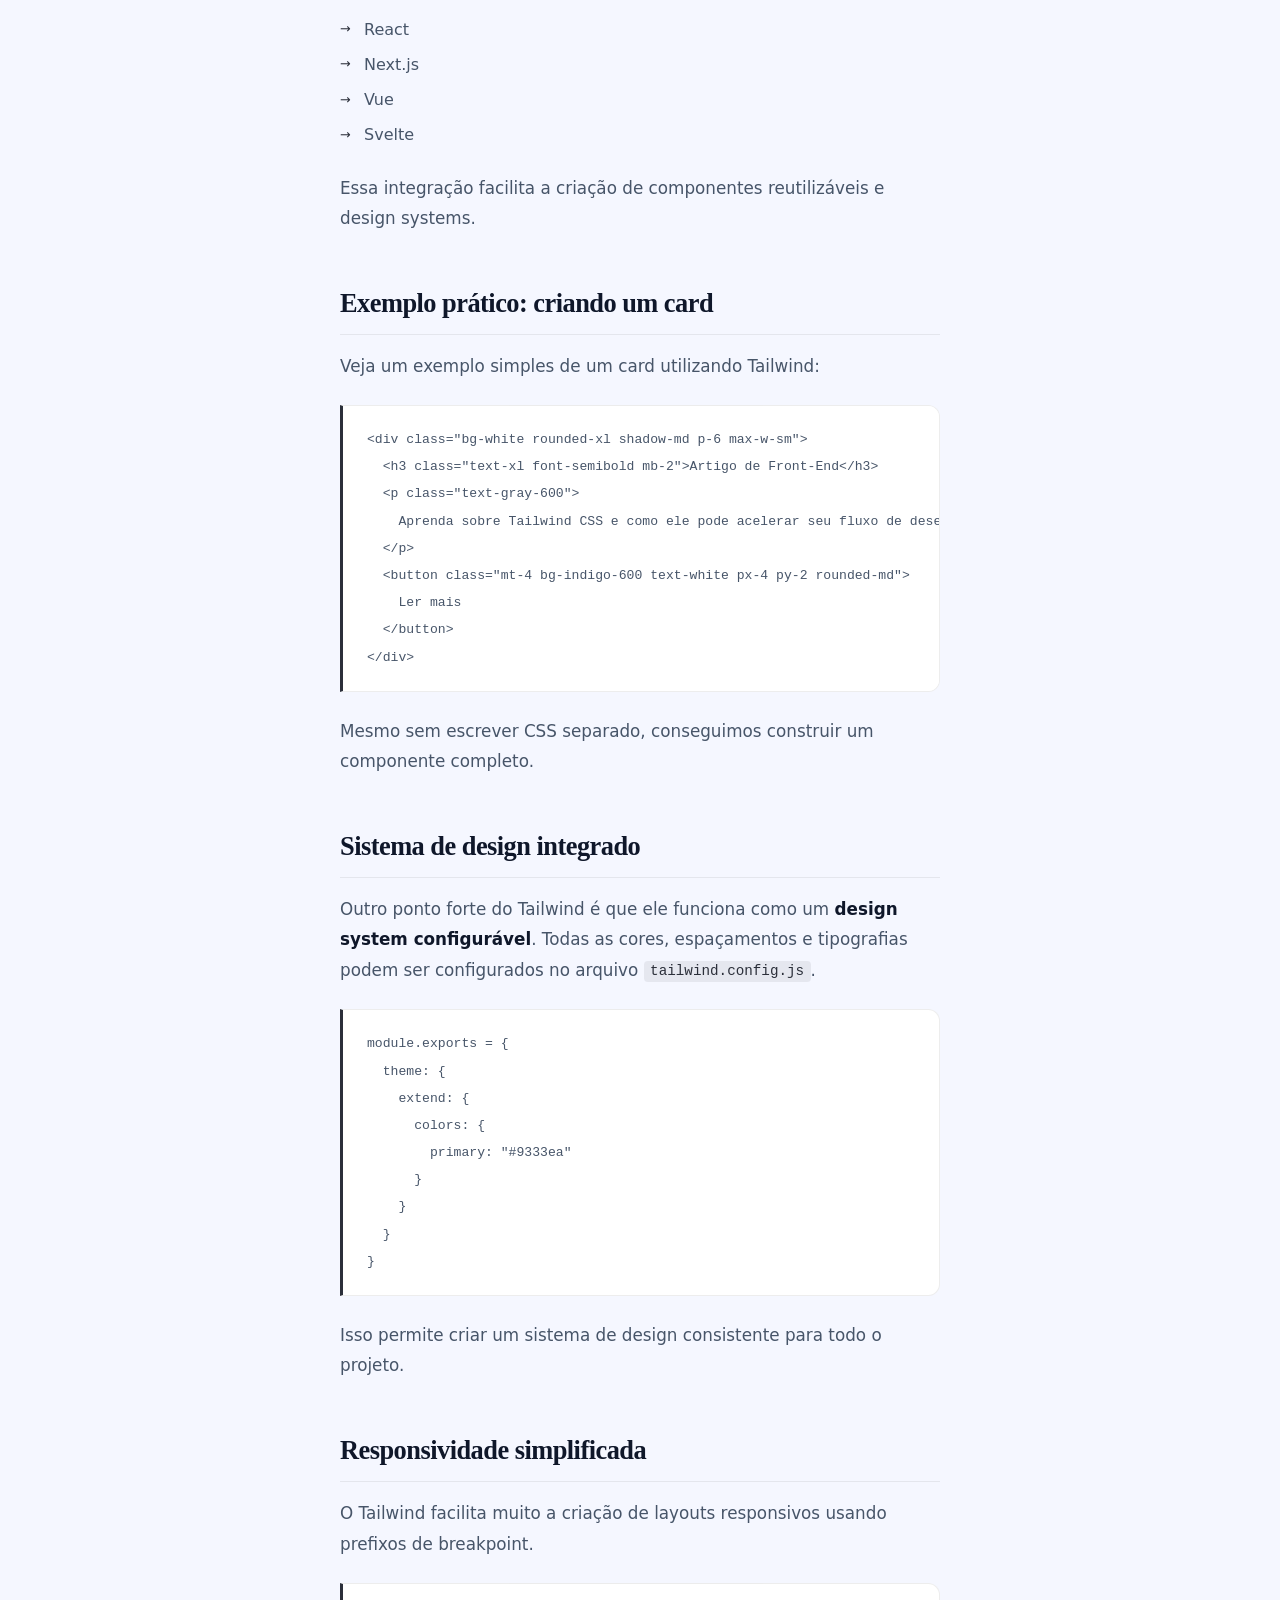
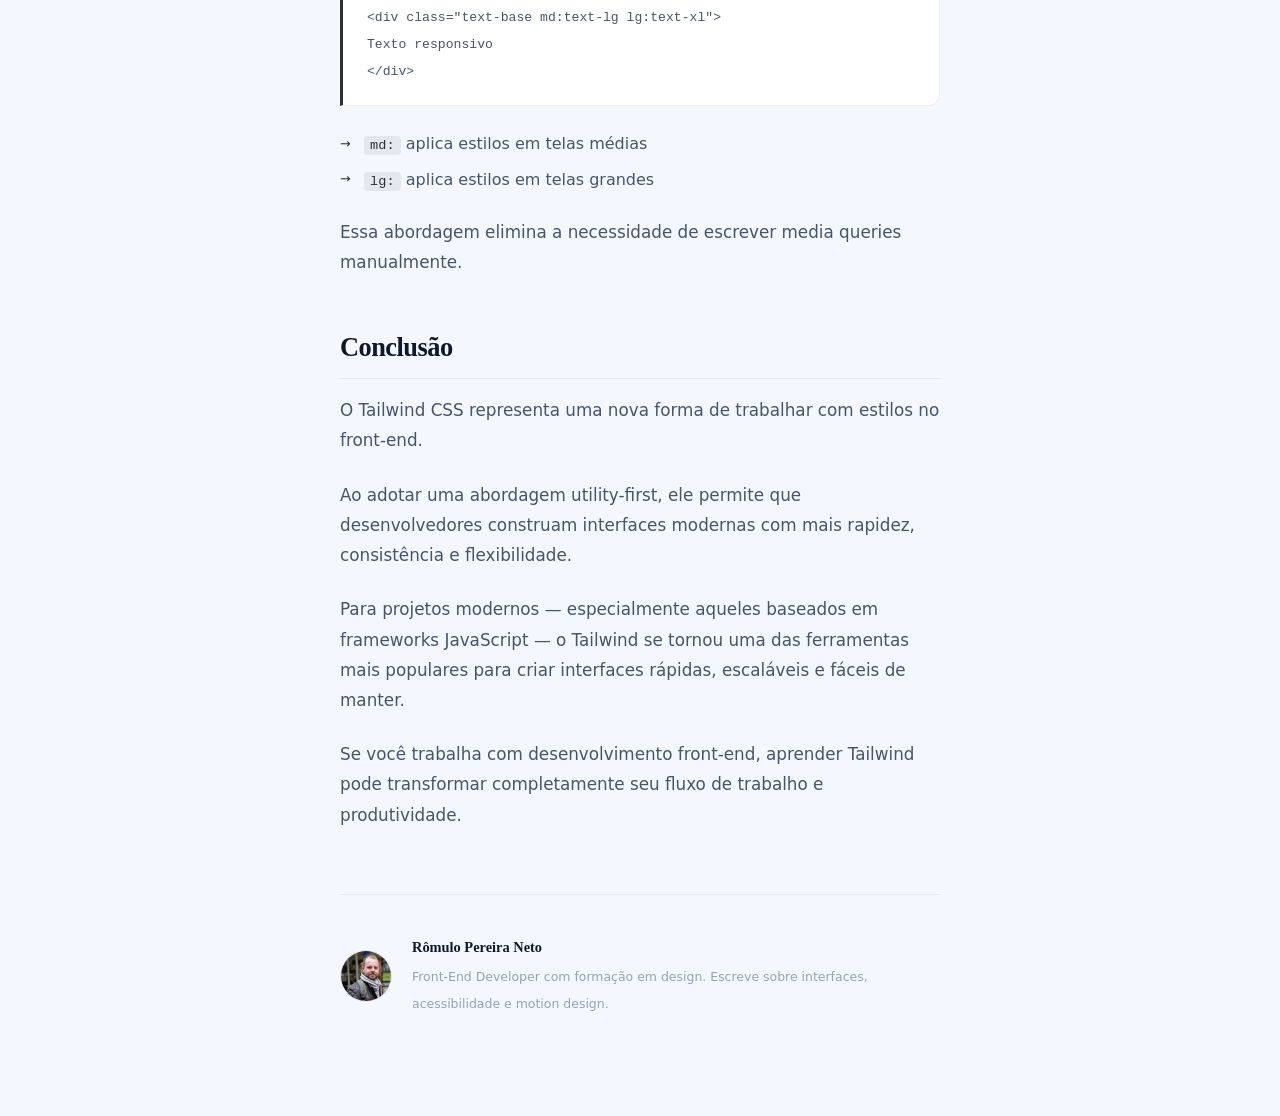
<file: blog/tailwind-css.html>
<!DOCTYPE html>
<html lang="pt-BR" data-theme="dark" data-lang="pt">

<head>
    <meta charset="UTF-8">
    <meta name="viewport" content="width=device-width, initial-scale=1.0">

    <title>Tailwind CSS: o que é, como funciona e por que tantos desenvolvedores estão usando — Rômulo Pereira Neto
    </title>
    <meta name="description"
        content="Entenda o que é o Tailwind CSS, como funciona a abordagem utility-first e veja exemplos práticos para acelerar seu desenvolvimento front-end.">
    <link rel="canonical" href="https://rnetoo.github.io/blog/tailwind-css.html">

    <!-- Open Graph -->
    <meta property="og:type" content="article">
    <meta property="og:title"
        content="Tailwind CSS: o que é, como funciona e por que tantos desenvolvedores estão usando">
    <meta property="og:description"
        content="Entenda o que é o Tailwind CSS e como a abordagem utility-first pode acelerar seu desenvolvimento front-end.">
    <meta property="og:url" content="https://rnetoo.github.io/blog/tailwind-css.html">
    <meta property="og:locale" content="pt_BR">
    <meta property="article:author" content="Rômulo Pereira Neto">
    <meta property="article:published_time" content="2026-03-07">
    <meta name="twitter:card" content="summary_large_image">

    <link rel="icon" type="image/png" href="../assets/images/RPN_insignia_remasterizada.png">

    <!-- Fontes -->
    <link rel="preconnect" href="https://api.fontshare.com">
    <link
        href="https://api.fontshare.com/v2/css?f[]=clash-display@400,500,600,700&f[]=cabinet-grotesk@300,400,500,700&display=swap"
        rel="stylesheet">

    <!-- CSS compartilhado com o portfólio -->
    <link rel="stylesheet" href="../css/tokens.css">
    <link rel="stylesheet" href="../css/reset.css">
    <link rel="stylesheet" href="../css/animations.css">

    <style>
        /* ── LAYOUT DO ARTIGO ─────────────────────────────── */
        body {
            font-family: var(--font-body);
            font-size: var(--text-base);
            line-height: var(--lh-body);
            background-color: var(--bg-base);
            color: var(--ink);
            -webkit-font-smoothing: antialiased;
            overflow-x: hidden;
            transition: background-color 0.4s var(--ease-io), color 0.3s var(--ease-io);
        }

        /* Container de leitura — máx 680px para conforto */
        .article-wrap {
            max-width: 680px;
            margin-inline: auto;
            padding-inline: clamp(1.25rem, 5vw, 2.5rem);
            padding-bottom: 6rem;
        }

        /* ── NAVBAR MINIMALISTA ───────────────────────────── */
        .blog-nav {
            position: sticky;
            top: 0;
            z-index: 900;
            background: rgba(11, 12, 16, 0.85);
            border-bottom: 1px solid var(--border);
            backdrop-filter: blur(20px);
            -webkit-backdrop-filter: blur(20px);
            transition: background 0.4s;
        }

        [data-theme="light"] .blog-nav {
            background: rgba(245, 247, 255, 0.88);
        }

        .blog-nav-inner {
            max-width: 900px;
            margin-inline: auto;
            padding-inline: clamp(1.25rem, 5vw, 2.5rem);
            height: 60px;
            display: flex;
            align-items: center;
            justify-content: space-between;
            gap: 1rem;
        }

        .blog-nav-back {
            display: inline-flex;
            align-items: center;
            gap: 0.5rem;
            font-size: 0.8rem;
            font-weight: 500;
            color: var(--ink-mid);
            text-decoration: none;
            transition: color 0.2s;
        }

        .blog-nav-back svg {
            width: 16px;
            height: 16px;
            stroke: currentColor;
            stroke-width: 2;
            stroke-linecap: round;
            fill: none;
            transition: transform 0.25s var(--spring, cubic-bezier(0.34, 1.56, 0.64, 1));
        }

        .blog-nav-back:hover {
            color: var(--accent);
        }

        .blog-nav-back:hover svg {
            transform: translateX(-3px);
        }

        .blog-nav-controls {
            display: flex;
            align-items: center;
            gap: 0.75rem;
        }

        .theme-btn {
            display: flex;
            align-items: center;
            justify-content: center;
            width: 34px;
            height: 34px;
            border-radius: 8px;
            border: 1px solid var(--border);
            background: transparent;
            color: var(--ink-mid);
            cursor: pointer;
            transition: background 0.2s, color 0.2s, border-color 0.2s;
        }

        .theme-btn:hover {
            background: var(--accent-soft);
            color: var(--accent);
            border-color: var(--border-hover);
        }

        .theme-btn svg {
            width: 15px;
            height: 15px;
            stroke: currentColor;
            stroke-width: 2;
            stroke-linecap: round;
            fill: none;
        }

        [data-theme="dark"] .icon-sun {
            display: block;
        }

        [data-theme="dark"] .icon-moon {
            display: none;
        }

        [data-theme="light"] .icon-sun {
            display: none;
        }

        [data-theme="light"] .icon-moon {
            display: block;
        }

        /* ── HERO DO ARTIGO ───────────────────────────────── */
        .article-hero {
            padding-top: 4rem;
            padding-bottom: 3rem;
            border-bottom: 1px solid var(--border);
            margin-bottom: 3rem;
        }

        .article-eyebrow {
            display: inline-flex;
            align-items: center;
            gap: 0.5rem;
            font-size: 0.64rem;
            font-weight: 700;
            letter-spacing: 0.18em;
            text-transform: uppercase;
            color: var(--accent);
            margin-bottom: 1.5rem;
        }

        .article-eyebrow::before {
            content: '';
            display: block;
            width: 20px;
            height: 1px;
            background: var(--accent);
        }

        .article-title {
            font-family: var(--font-display, 'Clash Display', Georgia, serif);
            font-size: clamp(1.75rem, 5vw, 2.8rem);
            font-weight: 700;
            line-height: 1.15;
            letter-spacing: -0.02em;
            color: var(--ink);
            margin-bottom: 1.5rem;
        }

        .article-meta {
            display: flex;
            flex-wrap: wrap;
            align-items: center;
            gap: 1rem;
            font-size: 0.8rem;
            color: var(--ink-muted);
        }

        .article-meta-item {
            display: flex;
            align-items: center;
            gap: 0.375rem;
        }

        .article-meta-item svg {
            width: 13px;
            height: 13px;
            stroke: var(--accent);
            stroke-width: 2;
            stroke-linecap: round;
            fill: none;
        }

        .article-tags {
            display: flex;
            flex-wrap: wrap;
            gap: 0.5rem;
            margin-top: 1.5rem;
        }

        .article-tag {
            display: inline-flex;
            padding: 2px 0.75rem;
            border-radius: 9999px;
            background: var(--accent-soft);
            border: 1px solid var(--border-hover);
            font-size: 0.64rem;
            font-weight: 700;
            letter-spacing: 0.08em;
            color: var(--accent);
        }

        /* ── CORPO DO ARTIGO ──────────────────────────────── */
        .article-body {
            color: var(--ink);
        }

        .article-body p {
            font-size: 1.05rem;
            font-weight: 300;
            line-height: 1.8;
            color: var(--ink-mid);
            margin-bottom: 1.5rem;
        }

        .article-body p strong {
            color: var(--ink);
            font-weight: 600;
        }

        .article-body h2 {
            font-family: var(--font-display, 'Clash Display', Georgia, serif);
            font-size: clamp(1.25rem, 3vw, 1.65rem);
            font-weight: 700;
            letter-spacing: -0.02em;
            color: var(--ink);
            margin-top: 3rem;
            margin-bottom: 1rem;
            padding-bottom: 0.5rem;
            border-bottom: 1px solid var(--border);
        }

        .article-body h3 {
            font-size: 1rem;
            font-weight: 700;
            color: var(--ink);
            margin-top: 2rem;
            margin-bottom: 0.75rem;
            display: flex;
            align-items: center;
            gap: 0.5rem;
        }

        .article-body h3::before {
            content: '';
            display: inline-block;
            width: 4px;
            height: 1em;
            background: var(--accent-grad, linear-gradient(135deg, #7c3aed, #c084fc));
            border-radius: 2px;
            flex-shrink: 0;
        }

        .article-body ul,
        .article-body ol {
            margin-bottom: 1.5rem;
            padding-left: 0;
            list-style: none;
            display: flex;
            flex-direction: column;
            gap: 0.5rem;
        }

        .article-body ul li,
        .article-body ol li {
            font-size: 1rem;
            font-weight: 300;
            line-height: 1.7;
            color: var(--ink-mid);
            padding-left: 1.5rem;
            position: relative;
        }

        .article-body ul li::before {
            content: '→';
            position: absolute;
            left: 0;
            color: var(--accent);
            font-size: 0.8rem;
            top: 0.2em;
        }

        .article-body ol {
            counter-reset: ol-counter;
        }

        .article-body ol li {
            counter-increment: ol-counter;
        }

        .article-body ol li::before {
            content: counter(ol-counter) '.';
            position: absolute;
            left: 0;
            color: var(--accent);
            font-size: 0.75rem;
            font-weight: 700;
            top: 0.25em;
        }

        /* Blocos de código */
        .article-body pre {
            background: var(--bg-surface);
            border: 1px solid var(--border);
            border-left: 3px solid var(--accent);
            border-radius: 0 12px 12px 0;
            padding: 1.25rem 1.5rem;
            overflow-x: auto;
            margin-bottom: 1.5rem;
            position: relative;
        }

        .article-body pre code {
            font-family: 'Fira Code', 'Courier New', monospace;
            font-size: 0.82rem;
            line-height: 1.7;
            color: var(--ink-mid);
            background: none;
            padding: 0;
            border: none;
        }

        .article-body code {
            font-family: 'Fira Code', 'Courier New', monospace;
            font-size: 0.85em;
            background: var(--accent-soft);
            color: var(--accent);
            padding: 0.15em 0.45em;
            border-radius: 4px;
        }

        /* Tabela */
        .article-body table {
            width: 100%;
            border-collapse: collapse;
            margin-bottom: 1.5rem;
            font-size: 0.9rem;
        }

        .article-body th {
            text-align: left;
            font-weight: 700;
            font-size: 0.75rem;
            letter-spacing: 0.1em;
            text-transform: uppercase;
            color: var(--ink-muted);
            padding: 0.75rem 1rem;
            border-bottom: 1px solid var(--border);
        }

        .article-body td {
            padding: 0.75rem 1rem;
            color: var(--ink-mid);
            font-weight: 300;
            border-bottom: 1px solid var(--border);
        }

        .article-body tr:last-child td {
            border-bottom: none;
        }

        .article-body tbody tr:hover td {
            background: var(--bg-glass-2, rgba(255, 255, 255, 0.04));
        }

        /* ── RODAPÉ DO ARTIGO ─────────────────────────────── */
        .article-footer {
            margin-top: 4rem;
            padding-top: 2.5rem;
            border-top: 1px solid var(--border);
            display: flex;
            align-items: center;
            gap: 1.25rem;
        }

        .article-author-img {
            width: 52px;
            height: 52px;
            border-radius: 50%;
            object-fit: cover;
            border: 1px solid var(--border);
            flex-shrink: 0;
        }

        .article-author-name {
            font-family: var(--font-display, 'Clash Display', Georgia, serif);
            font-size: 0.9rem;
            font-weight: 700;
            color: var(--ink);
            display: block;
            margin-bottom: 0.15rem;
        }

        .article-author-bio {
            font-size: 0.78rem;
            font-weight: 300;
            color: var(--ink-muted);
            line-height: 1.5;
        }

        /* ── BARRA DE PROGRESSO DE LEITURA ───────────────── */
        #read-progress {
            position: fixed;
            top: 0;
            left: 0;
            height: 2px;
            width: 0%;
            background: var(--accent-grad, linear-gradient(90deg, #7c3aed, #c084fc));
            z-index: 9999;
            transition: width 0.1s linear;
            pointer-events: none;
        }

        /* ── NOISE OVERLAY ────────────────────────────────── */
        .noise-overlay {
            position: fixed;
            inset: 0;
            z-index: 100;
            pointer-events: none;
            opacity: 0.025;
            background-image: url("data:image/svg+xml,%3Csvg viewBox='0 0 256 256' xmlns='http://www.w3.org/2000/svg'%3E%3Cfilter id='n'%3E%3CfeTurbulence type='fractalNoise' baseFrequency='0.9' numOctaves='4' stitchTiles='stitch'/%3E%3C/filter%3E%3Crect width='100%25' height='100%25' filter='url(%23n)'/%3E%3C/svg%3E");
            background-size: 180px;
        }

        /* ── GRADIENTE DE FUNDO (dark mode) ──────────────── */
        [data-theme="dark"] body::before {
            content: '';
            position: fixed;
            inset: 0;
            z-index: -1;
            pointer-events: none;
            background:
                radial-gradient(900px 600px at 10% -10%, rgba(147, 51, 234, 0.10), transparent 60%),
                radial-gradient(700px 500px at 90% 10%, rgba(124, 58, 237, 0.08), transparent 60%);
        }

        /* ── RESPONSIVO ───────────────────────────────────── */
        @media (max-width: 600px) {
            .article-footer {
                flex-direction: column;
                align-items: flex-start;
            }
        }

        /* ── REDUCED MOTION ───────────────────────────────── */
        @media (prefers-reduced-motion: reduce) {

            *,
            *::before,
            *::after {
                animation-duration: 0.01ms !important;
                transition-duration: 0.01ms !important;
            }
        }

        /* ── BOTÃO DE VOLTAR AO TOPO ─────────────────────────── */

        .back-to-top {
            position: fixed;
            bottom: 2rem;
            right: 2rem;
            width: 44px;
            height: 44px;
            border-radius: 50%;
            background: var(--accent);
            color: #fff;
            display: flex;
            align-items: center;
            justify-content: center;
            box-shadow: 0 4px 20px rgba(147, 51, 234, 0.4);
            opacity: 0;
            pointer-events: none;
            transition: opacity 0.3s, transform 0.3s;
            z-index: 800;
        }

        .back-to-top.visible {
            opacity: 1;
            pointer-events: auto;
        }

        .back-to-top:hover {
            transform: translateY(-3px);
        }

        .back-to-top svg {
            width: 18px;
            height: 18px;
        }
    </style>
</head>

<body>

    <!-- Barra de progresso de leitura -->
    <div id="read-progress" aria-hidden="true"></div>

    <!-- Noise overlay -->
    <div class="noise-overlay" aria-hidden="true"></div>

    <!-- Navbar minimalista -->
    <nav class="blog-nav" aria-label="Navegação do blog">
        <div class="blog-nav-inner">
            <a href="../index.html#blog" class="blog-nav-back" aria-label="Voltar ao portfólio">
                <svg viewBox="0 0 24 24" aria-hidden="true">
                    <path d="M19 12H5M12 5l-7 7 7 7" />
                </svg>
                Voltar ao portfólio
            </a>
            <div class="blog-nav-controls">
                <button class="theme-btn" id="theme-toggle" aria-label="Ativar modo claro">
                    <svg class="icon-sun" viewBox="0 0 24 24" aria-hidden="true">
                        <circle cx="12" cy="12" r="5" />
                        <line x1="12" y1="1" x2="12" y2="3" />
                        <line x1="12" y1="21" x2="12" y2="23" />
                        <line x1="4.22" y1="4.22" x2="5.64" y2="5.64" />
                        <line x1="18.36" y1="18.36" x2="19.78" y2="19.78" />
                        <line x1="1" y1="12" x2="3" y2="12" />
                        <line x1="21" y1="12" x2="23" y2="12" />
                        <line x1="4.22" y1="19.78" x2="5.64" y2="18.36" />
                        <line x1="18.36" y1="5.64" x2="19.78" y2="4.22" />
                    </svg>
                    <svg class="icon-moon" viewBox="0 0 24 24" aria-hidden="true">
                        <path d="M21 12.79A9 9 0 1 1 11.21 3 7 7 0 0 0 21 12.79z" />
                    </svg>
                </button>
            </div>
        </div>
    </nav>

    <!-- Conteúdo principal -->
    <main id="main" class="article-wrap">

        <!-- Hero do artigo -->
        <header class="article-hero">
            <span class="article-eyebrow">Blog</span>
            <h1 class="article-title">Tailwind CSS: o que é, como funciona e por que tantos desenvolvedores estão usando
            </h1>
            <div class="article-meta">
                <span class="article-meta-item">
                    <svg viewBox="0 0 24 24" aria-hidden="true">
                        <rect x="3" y="4" width="18" height="18" rx="2" />
                        <line x1="16" y1="2" x2="16" y2="6" />
                        <line x1="8" y1="2" x2="8" y2="6" />
                        <line x1="3" y1="10" x2="21" y2="10" />
                    </svg>
                    7 de março de 2026
                </span>
                <span class="article-meta-item">
                    <svg viewBox="0 0 24 24" aria-hidden="true">
                        <circle cx="12" cy="12" r="10" />
                        <polyline points="12 6 12 12 16 14" />
                    </svg>
                    6 min de leitura
                </span>
                <span class="article-meta-item">
                    <svg viewBox="0 0 24 24" aria-hidden="true">
                        <path d="M20 21v-2a4 4 0 0 0-4-4H8a4 4 0 0 0-4 4v2" />
                        <circle cx="12" cy="7" r="4" />
                    </svg>
                    Rômulo Pereira Neto
                </span>
            </div>
            <div class="article-tags">
                <span class="article-tag">Tailwind CSS</span>
                <span class="article-tag">Front-End</span>
                <span class="article-tag">CSS</span>
                <span class="article-tag">Utility-First</span>
            </div>
        </header>

        <!-- Corpo do artigo -->
        <article class="article-body">
            <p>
                Nos últimos anos, o desenvolvimento front-end passou por uma grande transformação.
                Ferramentas e frameworks modernos mudaram a forma como escrevemos CSS, e uma das
                tecnologias que mais ganhou popularidade nesse cenário é o <strong>Tailwind CSS</strong>.
            </p>

            <p>
                Diferente de frameworks tradicionais como Bootstrap, o Tailwind adota uma abordagem
                chamada <strong>utility-first</strong>, onde estilos são aplicados diretamente nas classes
                HTML utilizando pequenas utilidades reutilizáveis.
            </p>

            <p>Neste artigo você vai entender:</p>

            <ul>
                <li>O que é o Tailwind CSS</li>
                <li>Como ele funciona</li>
                <li>Quais são suas vantagens</li>
                <li>Exemplos práticos de uso</li>
            </ul>

            <h2>O que é Tailwind CSS</h2>

            <p>
                O <strong>Tailwind CSS</strong> é um framework de CSS utilitário criado para acelerar
                o desenvolvimento de interfaces modernas.
            </p>

            <p>
                Em vez de fornecer componentes prontos (como botões e cards), ele fornece
                <strong>classes utilitárias</strong> que permitem construir qualquer layout diretamente
                no HTML.
            </p>

            <p>
                Isso significa que você controla completamente o design sem precisar escrever
                grandes arquivos CSS personalizados.
            </p>

            <h2>A filosofia "Utility-First"</h2>

            <p>
                A principal ideia do Tailwind é usar <strong>pequenas classes utilitárias</strong>
                para construir estilos complexos.
            </p>

            <p>Por exemplo, em vez de criar uma classe CSS personalizada:</p>

            <pre><code>.button {
  background: blue;
  color: white;
  padding: 12px 20px;
  border-radius: 8px;
}</code></pre>

            <p>No Tailwind você escreve diretamente no HTML:</p>

            <pre><code>&lt;button class="bg-blue-600 text-white px-5 py-3 rounded-lg"&gt;
Enviar
&lt;/button&gt;</code></pre>

            <p>Cada classe representa um pequeno estilo específico.</p>

            <ul>
                <li><code>bg-blue-600</code> → cor de fundo</li>
                <li><code>text-white</code> → cor do texto</li>
                <li><code>px-5 py-3</code> → espaçamento</li>
                <li><code>rounded-lg</code> → bordas arredondadas</li>
            </ul>

            <h2>Por que muitos desenvolvedores adotaram Tailwind</h2>

            <h3>1. Desenvolvimento muito mais rápido</h3>

            <p>
                Como os estilos já existem como utilidades, você pode construir layouts
                rapidamente sem alternar entre HTML e CSS o tempo todo.
            </p>

            <h3>2. Design consistente</h3>

            <p>
                O Tailwind utiliza um sistema de escalas para espaçamento, tipografia e cores,
                o que ajuda a manter consistência no design.
            </p>

            <p>Exemplo de espaçamento:</p>

            <pre><code>p-2
p-4
p-6
p-8</code></pre>

            <p>Isso evita valores arbitrários espalhados pelo código.</p>

            <h3>3. Menos CSS personalizado</h3>

            <p>
                Na maioria dos projetos, quase todo o estilo pode ser feito diretamente com
                as classes do Tailwind, reduzindo a necessidade de criar grandes arquivos CSS
                personalizados.
            </p>

            <h3>4. Excelente integração com frameworks modernos</h3>

            <p>O Tailwind funciona muito bem com bibliotecas modernas de front-end como:</p>

            <ul>
                <li>React</li>
                <li>Next.js</li>
                <li>Vue</li>
                <li>Svelte</li>
            </ul>

            <p>Essa integração facilita a criação de componentes reutilizáveis e design systems.</p>

            <h2>Exemplo prático: criando um card</h2>

            <p>Veja um exemplo simples de um card utilizando Tailwind:</p>

            <pre><code>&lt;div class="bg-white rounded-xl shadow-md p-6 max-w-sm"&gt;
  &lt;h3 class="text-xl font-semibold mb-2"&gt;Artigo de Front-End&lt;/h3&gt;
  &lt;p class="text-gray-600"&gt;
    Aprenda sobre Tailwind CSS e como ele pode acelerar seu fluxo de desenvolvimento.
  &lt;/p&gt;
  &lt;button class="mt-4 bg-indigo-600 text-white px-4 py-2 rounded-md"&gt;
    Ler mais
  &lt;/button&gt;
&lt;/div&gt;</code></pre>

            <p>Mesmo sem escrever CSS separado, conseguimos construir um componente completo.</p>

            <h2>Sistema de design integrado</h2>

            <p>
                Outro ponto forte do Tailwind é que ele funciona como um
                <strong>design system configurável</strong>. Todas as cores, espaçamentos e
                tipografias podem ser configurados no arquivo <code>tailwind.config.js</code>.
            </p>

            <pre><code>module.exports = {
  theme: {
    extend: {
      colors: {
        primary: "#9333ea"
      }
    }
  }
}</code></pre>

            <p>Isso permite criar um sistema de design consistente para todo o projeto.</p>

            <h2>Responsividade simplificada</h2>

            <p>
                O Tailwind facilita muito a criação de layouts responsivos usando
                prefixos de breakpoint.
            </p>

            <pre><code>&lt;div class="text-base md:text-lg lg:text-xl"&gt;
Texto responsivo
&lt;/div&gt;</code></pre>

            <ul>
                <li><code>md:</code> aplica estilos em telas médias</li>
                <li><code>lg:</code> aplica estilos em telas grandes</li>
            </ul>

            <p>Essa abordagem elimina a necessidade de escrever media queries manualmente.</p>

            <h2>Conclusão</h2>

            <p>O Tailwind CSS representa uma nova forma de trabalhar com estilos no front-end.</p>

            <p>
                Ao adotar uma abordagem utility-first, ele permite que desenvolvedores
                construam interfaces modernas com mais rapidez, consistência e flexibilidade.
            </p>

            <p>
                Para projetos modernos — especialmente aqueles baseados em frameworks
                JavaScript — o Tailwind se tornou uma das ferramentas mais populares
                para criar interfaces rápidas, escaláveis e fáceis de manter.
            </p>

            <p>
                Se você trabalha com desenvolvimento front-end, aprender Tailwind pode
                transformar completamente seu fluxo de trabalho e produtividade.
            </p>

        </article>

        <!-- Rodapé do artigo — autor -->
        <footer class="article-footer">
            <img src="../assets/images/romulo-foto-perfil.jpg" alt="Foto de Rômulo Pereira Neto"
                class="article-author-img" width="52" height="52"
                onerror="this.src='../assets/images/RPN_insignia_remasterizada.png'">
            <div>
                <span class="article-author-name">Rômulo Pereira Neto</span>
                <span class="article-author-bio">
                    Front-End Developer com formação em design. Escreve sobre interfaces,
                    acessibilidade e motion design.
                </span>
            </div>
        </footer>

    </main>

    <script>
        (function () {
            // ── TEMA ──────────────────────────────────────────────
            var saved = localStorage.getItem('rpn-theme');
            var prefer = window.matchMedia('(prefers-color-scheme: light)').matches ? 'light' : 'dark';
            var theme = (saved === 'dark' || saved === 'light') ? saved : prefer;
            document.documentElement.setAttribute('data-theme', theme);

            document.addEventListener('DOMContentLoaded', function () {
                var btn = document.getElementById('theme-toggle');
                if (btn) {
                    btn.setAttribute('aria-label', theme === 'light' ? 'Ativar modo escuro' : 'Ativar modo claro');
                    btn.addEventListener('click', function () {
                        var cur = document.documentElement.getAttribute('data-theme');
                        var next = cur === 'dark' ? 'light' : 'dark';
                        document.documentElement.setAttribute('data-theme', next);
                        localStorage.setItem('rpn-theme', next);
                        btn.setAttribute('aria-label', next === 'light' ? 'Ativar modo escuro' : 'Ativar modo claro');
                    });
                }

                // ── BARRA DE PROGRESSO DE LEITURA ─────────────────
                var bar = document.getElementById('read-progress');
                if (bar && !window.matchMedia('(prefers-reduced-motion: reduce)').matches) {
                    window.addEventListener('scroll', function () {
                        var doc = document.documentElement;
                        var top = doc.scrollTop || document.body.scrollTop;
                        var h = doc.scrollHeight - doc.clientHeight;
                        bar.style.width = (h > 0 ? (top / h) * 100 : 0) + '%';
                    }, { passive: true });
                }
            });
        }());

        // Botão voltar ao topo — dentro do DOMContentLoaded
        // para garantir que o elemento já existe no DOM
        document.addEventListener('DOMContentLoaded', function () {
            var topBtn = document.querySelector('.back-to-top');
            if (topBtn) {
                window.addEventListener('scroll', function () {
                    topBtn.classList.toggle('visible', window.scrollY > 400);
                }, { passive: true });
            }
        });

    </script>

    <!-- Botão voltar ao topo -->
    <a href="#" class="back-to-top" aria-label="Voltar ao topo">
        <svg viewBox="0 0 24 24" stroke="currentColor" stroke-width="2" stroke-linecap="round" fill="none">
            <path d="M12 19V5M5 12l7-7 7 7" />
        </svg>
    </a>

</body>

</html>
</file>
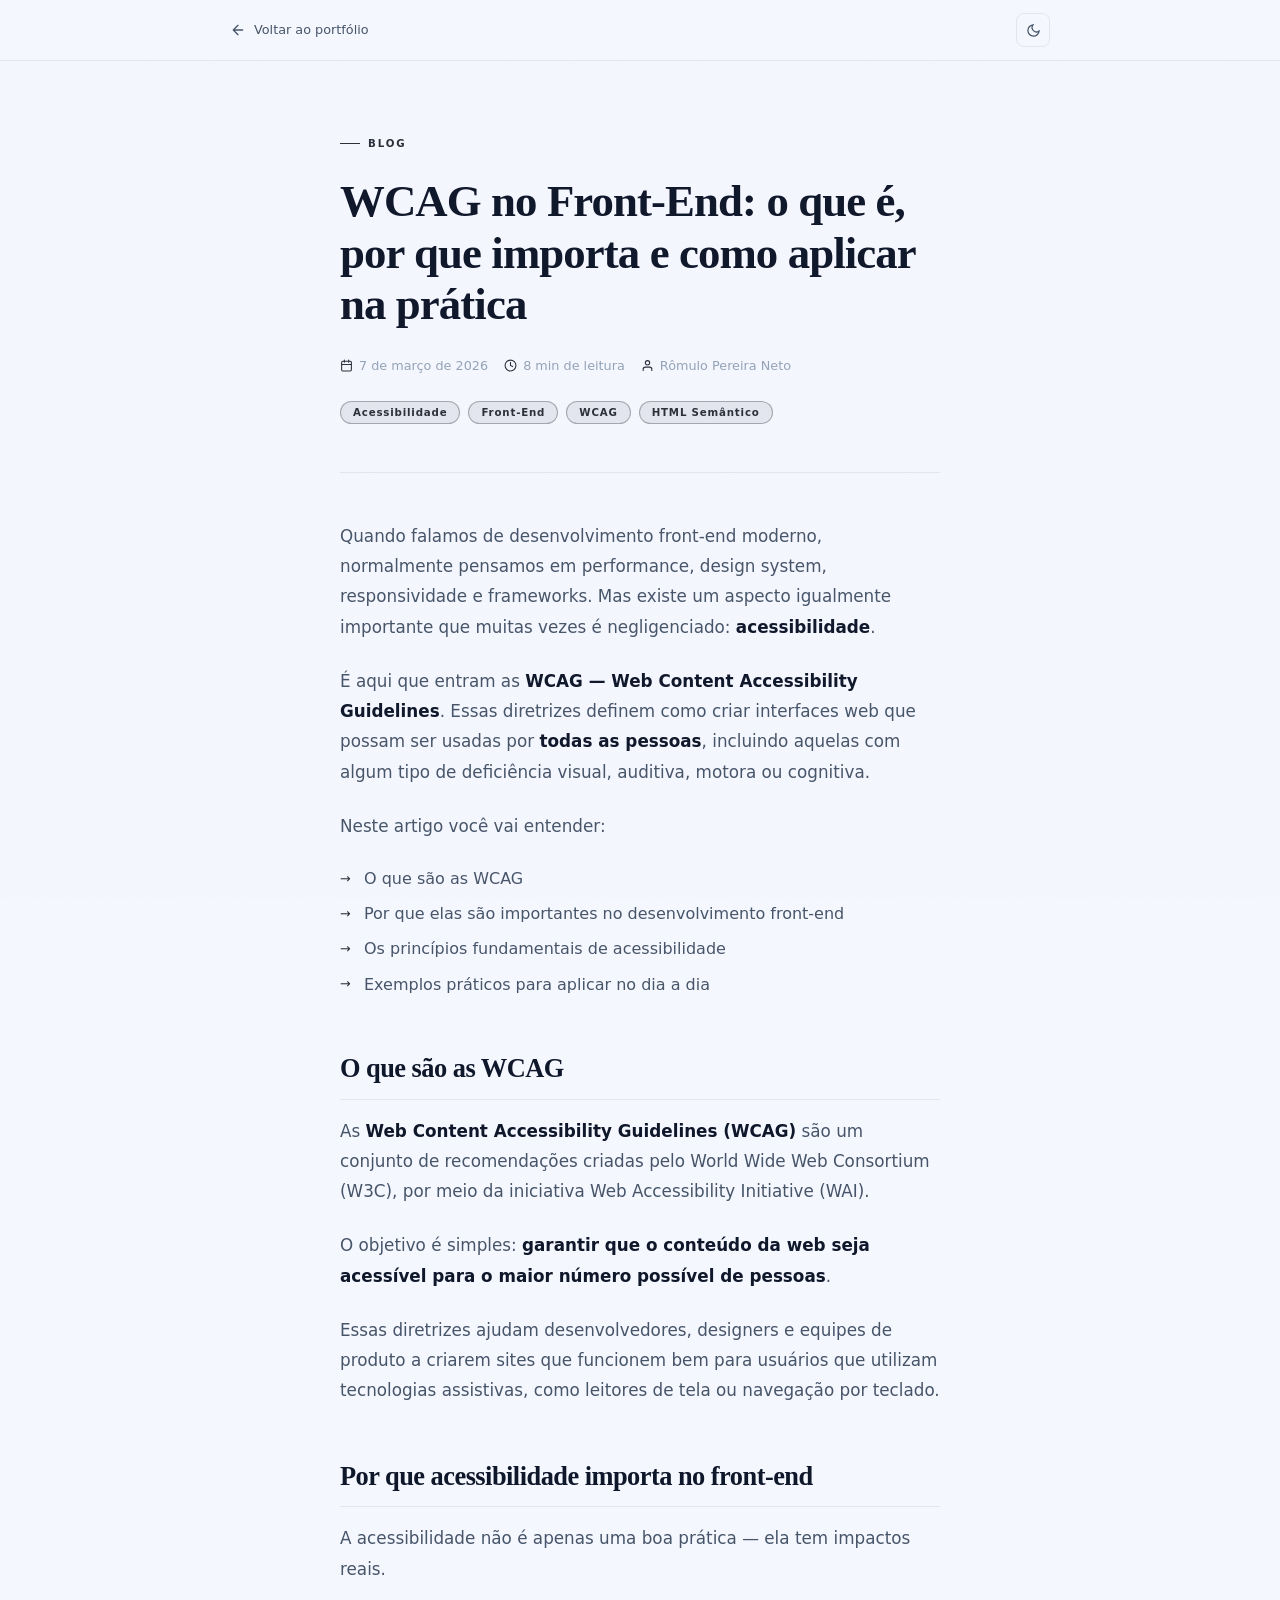
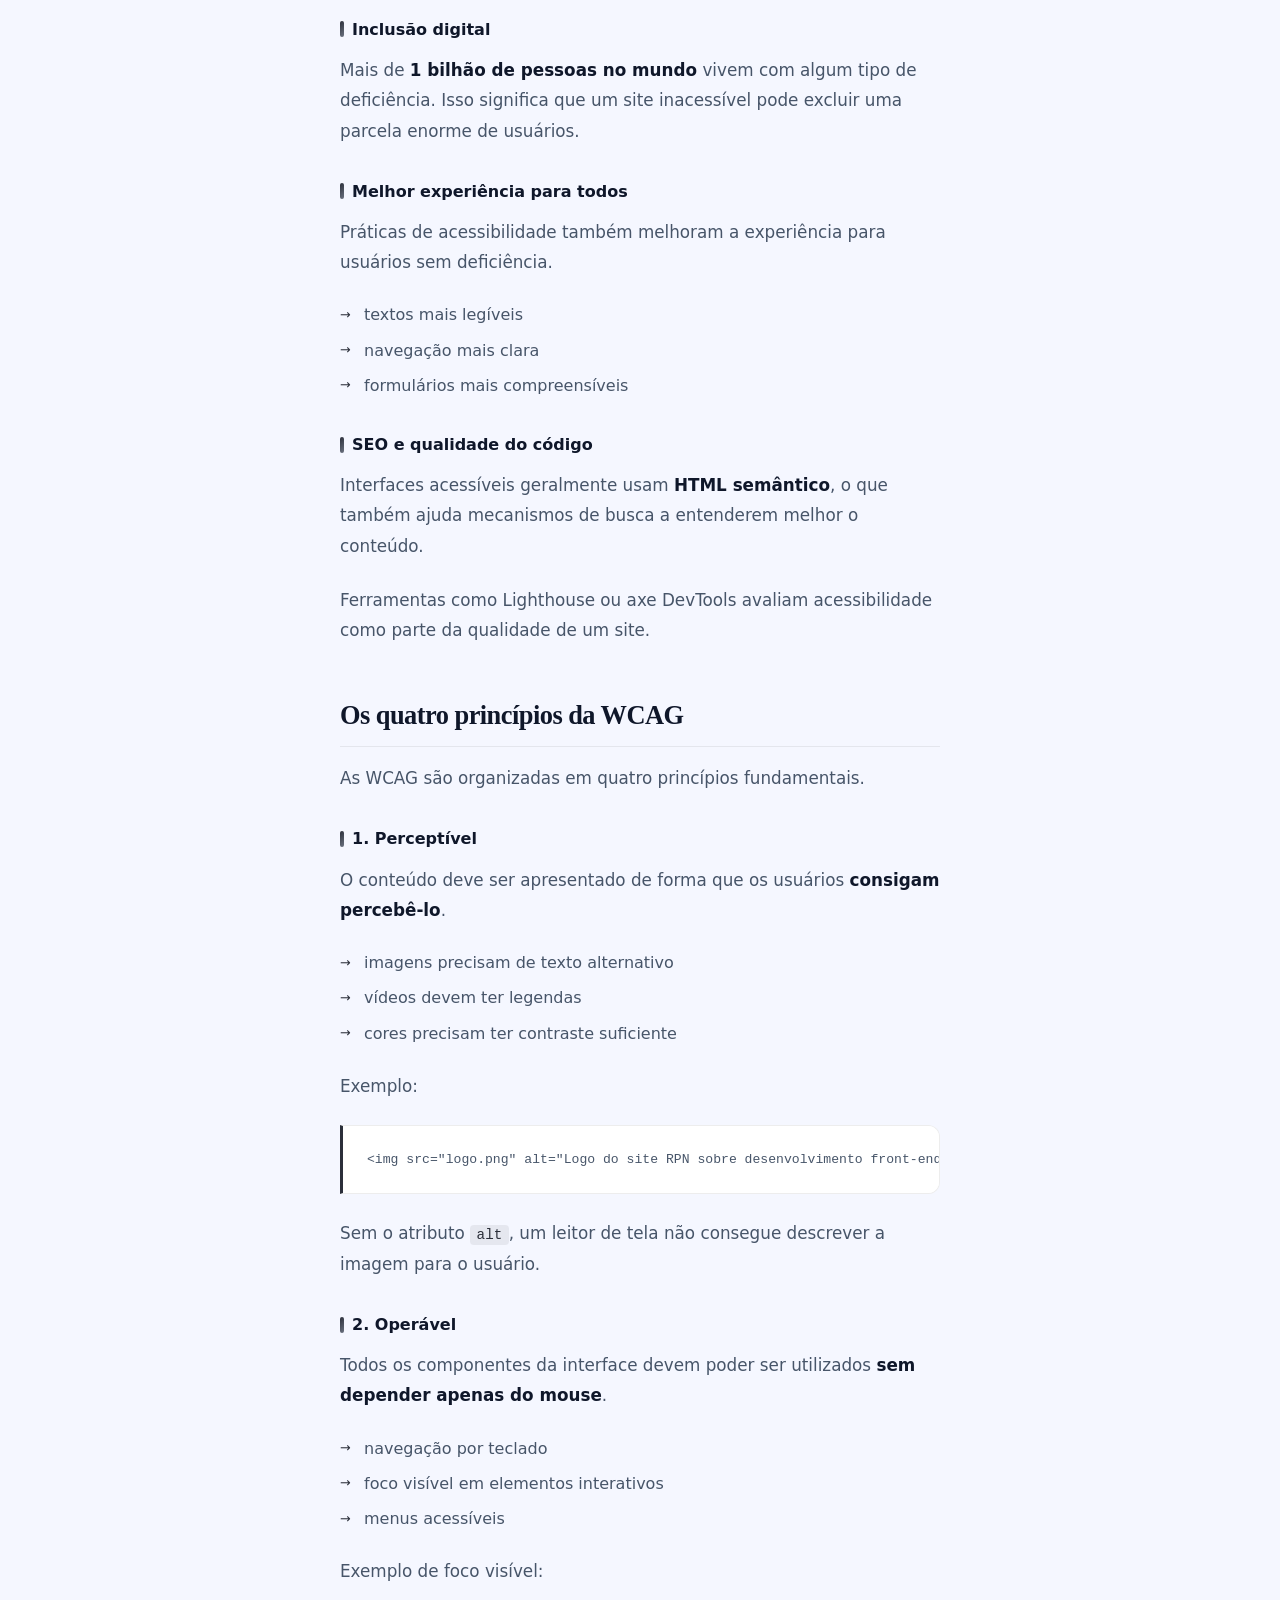
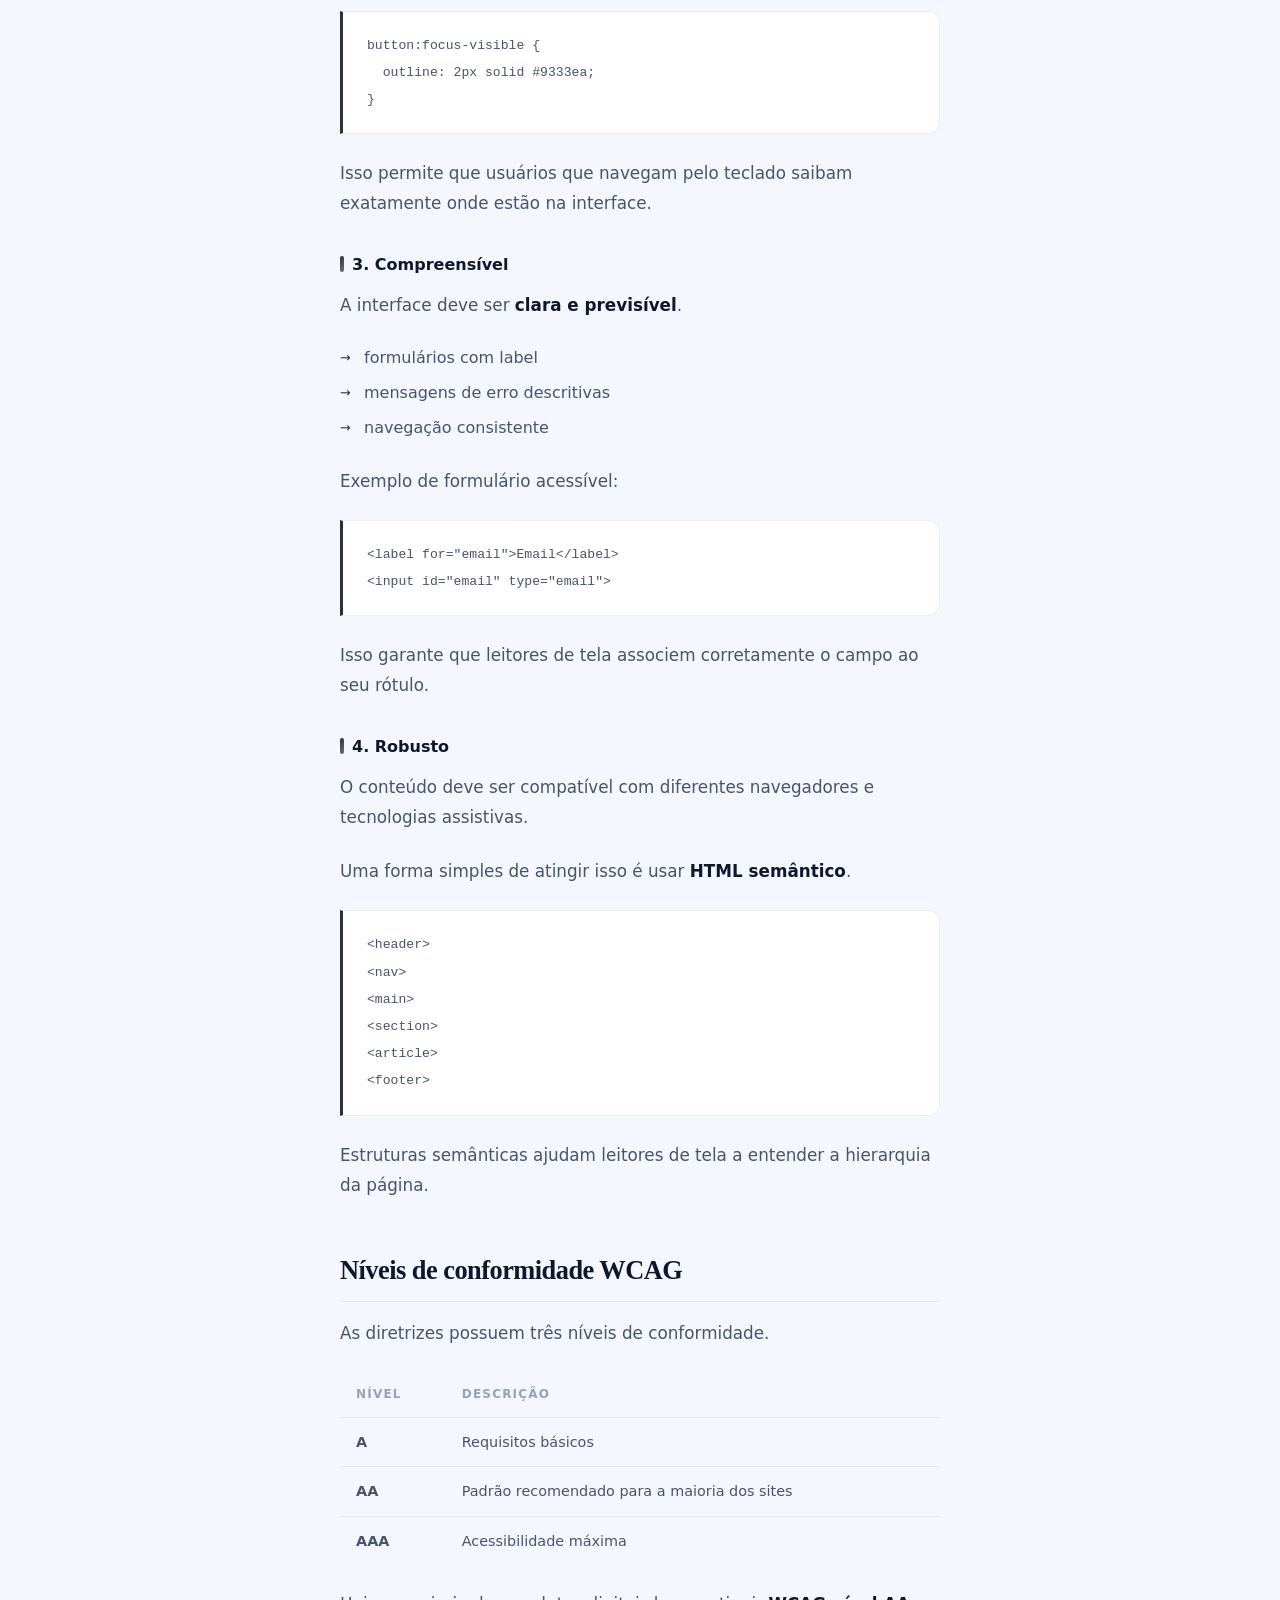
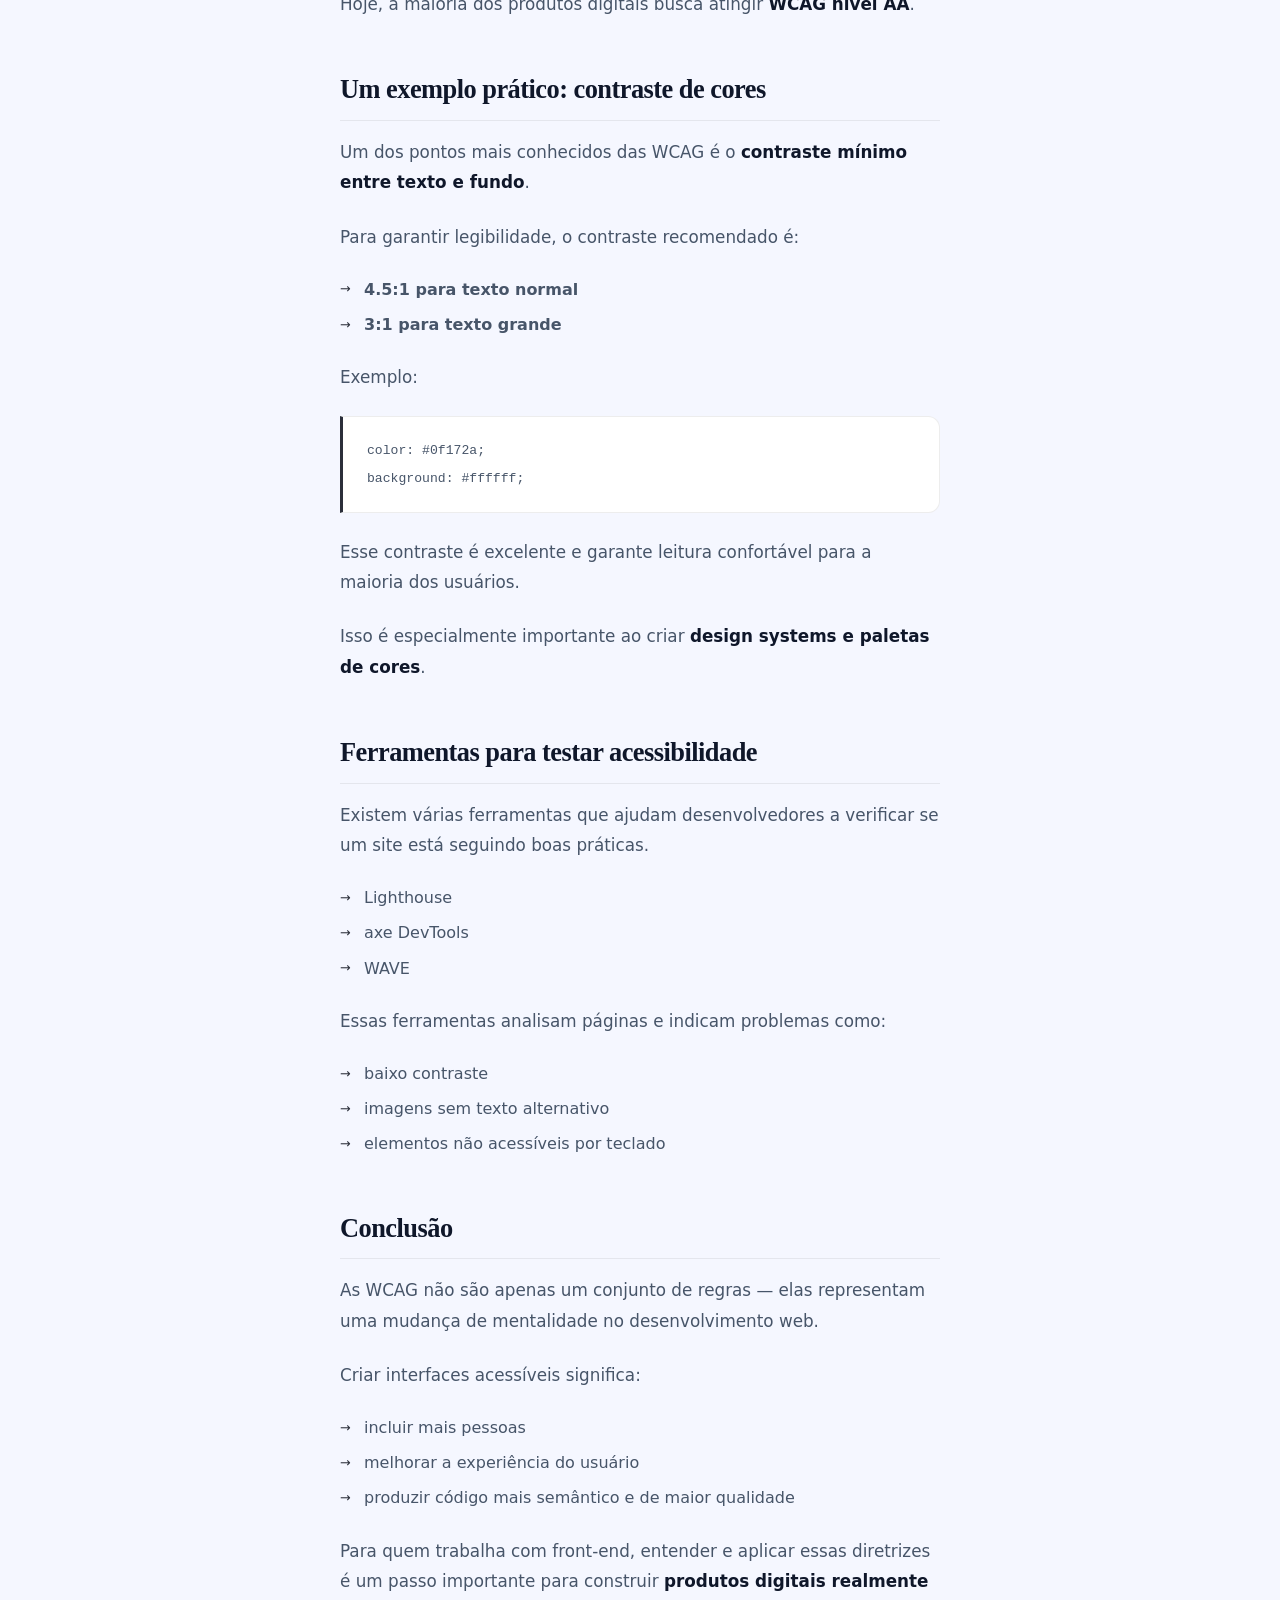
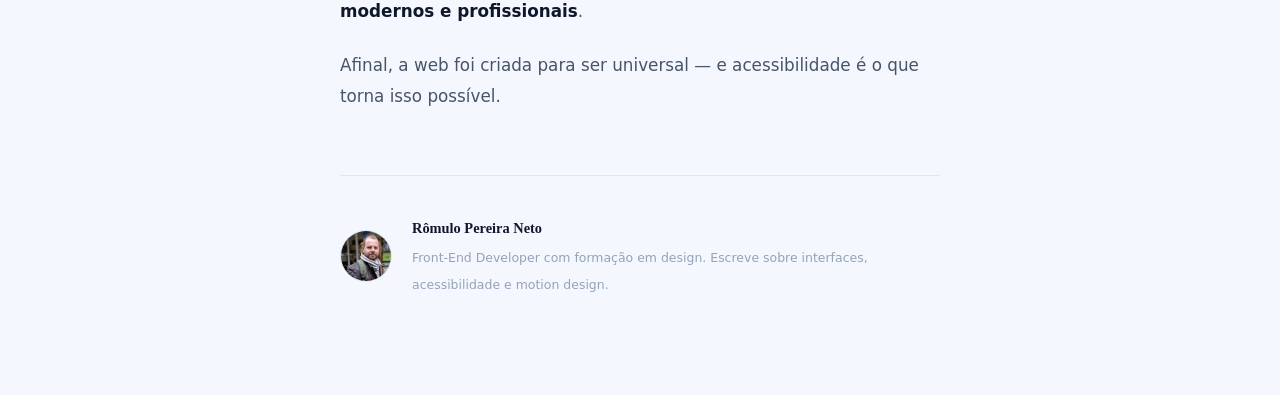
<file: blog/wcag-no-frontend.html>
<!DOCTYPE html>
<html lang="pt-BR" data-theme="dark" data-lang="pt">

<head>
    <meta charset="UTF-8">
    <meta name="viewport" content="width=device-width, initial-scale=1.0">

    <title>WCAG no Front-End: o que é, por que importa e como aplicar — Rômulo Pereira Neto</title>
    <meta name="description"
        content="Entenda o que são as WCAG, por que acessibilidade importa no desenvolvimento front-end e como aplicar na prática com exemplos de código.">
    <link rel="canonical" href="https://rnetoo.github.io/blog/wcag-no-frontend.html">

    <!-- Open Graph -->
    <meta property="og:type" content="article">
    <meta property="og:title" content="WCAG no Front-End: o que é, por que importa e como aplicar">
    <meta property="og:description"
        content="Entenda o que são as WCAG e como aplicar acessibilidade no front-end na prática.">
    <meta property="og:url" content="https://rnetoo.github.io/blog/wcag-no-frontend.html">
    <meta property="og:locale" content="pt_BR">
    <meta property="article:author" content="Rômulo Pereira Neto">
    <meta property="article:published_time" content="2026-03-07">
    <meta name="twitter:card" content="summary_large_image">

    <link rel="icon" type="image/png" href="../assets/images/RPN_insignia_remasterizada.png">

    <!-- Fontes -->
    <link rel="preconnect" href="https://api.fontshare.com">
    <link
        href="https://api.fontshare.com/v2/css?f[]=clash-display@400,500,600,700&f[]=cabinet-grotesk@300,400,500,700&display=swap"
        rel="stylesheet">

    <!-- CSS compartilhado com o portfólio -->
    <link rel="stylesheet" href="../css/tokens.css">
    <link rel="stylesheet" href="../css/reset.css">
    <link rel="stylesheet" href="../css/animations.css">

    <style>
        /* ── LAYOUT DO ARTIGO ─────────────────────────────── */
        body {
            font-family: var(--font-body);
            font-size: var(--text-base);
            line-height: var(--lh-body);
            background-color: var(--bg-base);
            color: var(--ink);
            -webkit-font-smoothing: antialiased;
            overflow-x: hidden;
            transition: background-color 0.4s var(--ease-io), color 0.3s var(--ease-io);
        }

        /* Container de leitura — máx 680px para conforto */
        .article-wrap {
            max-width: 680px;
            margin-inline: auto;
            padding-inline: clamp(1.25rem, 5vw, 2.5rem);
            padding-bottom: 6rem;
        }

        /* ── NAVBAR MINIMALISTA ───────────────────────────── */
        .blog-nav {
            position: sticky;
            top: 0;
            z-index: 900;
            background: rgba(11, 12, 16, 0.85);
            border-bottom: 1px solid var(--border);
            backdrop-filter: blur(20px);
            -webkit-backdrop-filter: blur(20px);
            transition: background 0.4s;
        }

        [data-theme="light"] .blog-nav {
            background: rgba(245, 247, 255, 0.88);
        }

        .blog-nav-inner {
            max-width: 900px;
            margin-inline: auto;
            padding-inline: clamp(1.25rem, 5vw, 2.5rem);
            height: 60px;
            display: flex;
            align-items: center;
            justify-content: space-between;
            gap: 1rem;
        }

        .blog-nav-back {
            display: inline-flex;
            align-items: center;
            gap: 0.5rem;
            font-size: 0.8rem;
            font-weight: 500;
            color: var(--ink-mid);
            text-decoration: none;
            transition: color 0.2s;
        }

        .blog-nav-back svg {
            width: 16px;
            height: 16px;
            stroke: currentColor;
            stroke-width: 2;
            stroke-linecap: round;
            fill: none;
            transition: transform 0.25s var(--spring, cubic-bezier(0.34, 1.56, 0.64, 1));
        }

        .blog-nav-back:hover {
            color: var(--accent);
        }

        .blog-nav-back:hover svg {
            transform: translateX(-3px);
        }

        .blog-nav-controls {
            display: flex;
            align-items: center;
            gap: 0.75rem;
        }

        .theme-btn {
            display: flex;
            align-items: center;
            justify-content: center;
            width: 34px;
            height: 34px;
            border-radius: 8px;
            border: 1px solid var(--border);
            background: transparent;
            color: var(--ink-mid);
            cursor: pointer;
            transition: background 0.2s, color 0.2s, border-color 0.2s;
        }

        .theme-btn:hover {
            background: var(--accent-soft);
            color: var(--accent);
            border-color: var(--border-hover);
        }

        .theme-btn svg {
            width: 15px;
            height: 15px;
            stroke: currentColor;
            stroke-width: 2;
            stroke-linecap: round;
            fill: none;
        }

        [data-theme="dark"] .icon-sun {
            display: block;
        }

        [data-theme="dark"] .icon-moon {
            display: none;
        }

        [data-theme="light"] .icon-sun {
            display: none;
        }

        [data-theme="light"] .icon-moon {
            display: block;
        }

        /* ── HERO DO ARTIGO ───────────────────────────────── */
        .article-hero {
            padding-top: 4rem;
            padding-bottom: 3rem;
            border-bottom: 1px solid var(--border);
            margin-bottom: 3rem;
        }

        .article-eyebrow {
            display: inline-flex;
            align-items: center;
            gap: 0.5rem;
            font-size: 0.64rem;
            font-weight: 700;
            letter-spacing: 0.18em;
            text-transform: uppercase;
            color: var(--accent);
            margin-bottom: 1.5rem;
        }

        .article-eyebrow::before {
            content: '';
            display: block;
            width: 20px;
            height: 1px;
            background: var(--accent);
        }

        .article-title {
            font-family: var(--font-display, 'Clash Display', Georgia, serif);
            font-size: clamp(1.75rem, 5vw, 2.8rem);
            font-weight: 700;
            line-height: 1.15;
            letter-spacing: -0.02em;
            color: var(--ink);
            margin-bottom: 1.5rem;
        }

        .article-meta {
            display: flex;
            flex-wrap: wrap;
            align-items: center;
            gap: 1rem;
            font-size: 0.8rem;
            color: var(--ink-muted);
        }

        .article-meta-item {
            display: flex;
            align-items: center;
            gap: 0.375rem;
        }

        .article-meta-item svg {
            width: 13px;
            height: 13px;
            stroke: var(--accent);
            stroke-width: 2;
            stroke-linecap: round;
            fill: none;
        }

        .article-tags {
            display: flex;
            flex-wrap: wrap;
            gap: 0.5rem;
            margin-top: 1.5rem;
        }

        .article-tag {
            display: inline-flex;
            padding: 2px 0.75rem;
            border-radius: 9999px;
            background: var(--accent-soft);
            border: 1px solid var(--border-hover);
            font-size: 0.64rem;
            font-weight: 700;
            letter-spacing: 0.08em;
            color: var(--accent);
        }

        /* ── CORPO DO ARTIGO ──────────────────────────────── */
        .article-body {
            color: var(--ink);
        }

        .article-body p {
            font-size: 1.05rem;
            font-weight: 300;
            line-height: 1.8;
            color: var(--ink-mid);
            margin-bottom: 1.5rem;
        }

        .article-body p strong {
            color: var(--ink);
            font-weight: 600;
        }

        .article-body h2 {
            font-family: var(--font-display, 'Clash Display', Georgia, serif);
            font-size: clamp(1.25rem, 3vw, 1.65rem);
            font-weight: 700;
            letter-spacing: -0.02em;
            color: var(--ink);
            margin-top: 3rem;
            margin-bottom: 1rem;
            padding-bottom: 0.5rem;
            border-bottom: 1px solid var(--border);
        }

        .article-body h3 {
            font-size: 1rem;
            font-weight: 700;
            color: var(--ink);
            margin-top: 2rem;
            margin-bottom: 0.75rem;
            display: flex;
            align-items: center;
            gap: 0.5rem;
        }

        .article-body h3::before {
            content: '';
            display: inline-block;
            width: 4px;
            height: 1em;
            background: var(--accent-grad, linear-gradient(135deg, #7c3aed, #c084fc));
            border-radius: 2px;
            flex-shrink: 0;
        }

        .article-body ul,
        .article-body ol {
            margin-bottom: 1.5rem;
            padding-left: 0;
            list-style: none;
            display: flex;
            flex-direction: column;
            gap: 0.5rem;
        }

        .article-body ul li,
        .article-body ol li {
            font-size: 1rem;
            font-weight: 300;
            line-height: 1.7;
            color: var(--ink-mid);
            padding-left: 1.5rem;
            position: relative;
        }

        .article-body ul li::before {
            content: '→';
            position: absolute;
            left: 0;
            color: var(--accent);
            font-size: 0.8rem;
            top: 0.2em;
        }

        .article-body ol {
            counter-reset: ol-counter;
        }

        .article-body ol li {
            counter-increment: ol-counter;
        }

        .article-body ol li::before {
            content: counter(ol-counter) '.';
            position: absolute;
            left: 0;
            color: var(--accent);
            font-size: 0.75rem;
            font-weight: 700;
            top: 0.25em;
        }

        /* Blocos de código */
        .article-body pre {
            background: var(--bg-surface);
            border: 1px solid var(--border);
            border-left: 3px solid var(--accent);
            border-radius: 0 12px 12px 0;
            padding: 1.25rem 1.5rem;
            overflow-x: auto;
            margin-bottom: 1.5rem;
            position: relative;
        }

        .article-body pre code {
            font-family: 'Fira Code', 'Courier New', monospace;
            font-size: 0.82rem;
            line-height: 1.7;
            color: var(--ink-mid);
            background: none;
            padding: 0;
            border: none;
        }

        .article-body code {
            font-family: 'Fira Code', 'Courier New', monospace;
            font-size: 0.85em;
            background: var(--accent-soft);
            color: var(--accent);
            padding: 0.15em 0.45em;
            border-radius: 4px;
        }

        /* Tabela */
        .article-body table {
            width: 100%;
            border-collapse: collapse;
            margin-bottom: 1.5rem;
            font-size: 0.9rem;
        }

        .article-body th {
            text-align: left;
            font-weight: 700;
            font-size: 0.75rem;
            letter-spacing: 0.1em;
            text-transform: uppercase;
            color: var(--ink-muted);
            padding: 0.75rem 1rem;
            border-bottom: 1px solid var(--border);
        }

        .article-body td {
            padding: 0.75rem 1rem;
            color: var(--ink-mid);
            font-weight: 300;
            border-bottom: 1px solid var(--border);
        }

        .article-body tr:last-child td {
            border-bottom: none;
        }

        .article-body tbody tr:hover td {
            background: var(--bg-glass-2, rgba(255, 255, 255, 0.04));
        }

        /* ── RODAPÉ DO ARTIGO ─────────────────────────────── */
        .article-footer {
            margin-top: 4rem;
            padding-top: 2.5rem;
            border-top: 1px solid var(--border);
            display: flex;
            align-items: center;
            gap: 1.25rem;
        }

        .article-author-img {
            width: 52px;
            height: 52px;
            border-radius: 50%;
            object-fit: cover;
            border: 1px solid var(--border);
            flex-shrink: 0;
        }

        .article-author-name {
            font-family: var(--font-display, 'Clash Display', Georgia, serif);
            font-size: 0.9rem;
            font-weight: 700;
            color: var(--ink);
            display: block;
            margin-bottom: 0.15rem;
        }

        .article-author-bio {
            font-size: 0.78rem;
            font-weight: 300;
            color: var(--ink-muted);
            line-height: 1.5;
        }

        /* ── BARRA DE PROGRESSO DE LEITURA ───────────────── */
        #read-progress {
            position: fixed;
            top: 0;
            left: 0;
            height: 2px;
            width: 0%;
            background: var(--accent-grad, linear-gradient(90deg, #7c3aed, #c084fc));
            z-index: 9999;
            transition: width 0.1s linear;
            pointer-events: none;
        }

        /* ── NOISE OVERLAY ────────────────────────────────── */
        .noise-overlay {
            position: fixed;
            inset: 0;
            z-index: 100;
            pointer-events: none;
            opacity: 0.025;
            background-image: url("data:image/svg+xml,%3Csvg viewBox='0 0 256 256' xmlns='http://www.w3.org/2000/svg'%3E%3Cfilter id='n'%3E%3CfeTurbulence type='fractalNoise' baseFrequency='0.9' numOctaves='4' stitchTiles='stitch'/%3E%3C/filter%3E%3Crect width='100%25' height='100%25' filter='url(%23n)'/%3E%3C/svg%3E");
            background-size: 180px;
        }

        /* ── GRADIENTE DE FUNDO (dark mode) ──────────────── */
        [data-theme="dark"] body::before {
            content: '';
            position: fixed;
            inset: 0;
            z-index: -1;
            pointer-events: none;
            background:
                radial-gradient(900px 600px at 10% -10%, rgba(147, 51, 234, 0.10), transparent 60%),
                radial-gradient(700px 500px at 90% 10%, rgba(124, 58, 237, 0.08), transparent 60%);
        }

        /* ── RESPONSIVO ───────────────────────────────────── */
        @media (max-width: 600px) {
            .article-footer {
                flex-direction: column;
                align-items: flex-start;
            }
        }

        /* ── REDUCED MOTION ───────────────────────────────── */
        @media (prefers-reduced-motion: reduce) {

            *,
            *::before,
            *::after {
                animation-duration: 0.01ms !important;
                transition-duration: 0.01ms !important;
            }
        }

        /* ── BOTÃO DE VOLTAR AO TOPO ─────────────────────────── */

        .back-to-top {
            position: fixed;
            bottom: 2rem;
            right: 2rem;
            width: 44px;
            height: 44px;
            border-radius: 50%;
            background: var(--accent);
            color: #fff;
            display: flex;
            align-items: center;
            justify-content: center;
            box-shadow: 0 4px 20px rgba(147, 51, 234, 0.4);
            opacity: 0;
            pointer-events: none;
            transition: opacity 0.3s, transform 0.3s;
            z-index: 800;
        }

        .back-to-top.visible {
            opacity: 1;
            pointer-events: auto;
        }

        .back-to-top:hover {
            transform: translateY(-3px);
        }

        .back-to-top svg {
            width: 18px;
            height: 18px;
        }
    </style>
</head>

<body>

    <!-- Barra de progresso de leitura -->
    <div id="read-progress" aria-hidden="true"></div>

    <!-- Noise overlay -->
    <div class="noise-overlay" aria-hidden="true"></div>

    <!-- Navbar minimalista -->
    <nav class="blog-nav" aria-label="Navegação do blog">
        <div class="blog-nav-inner">
            <a href="../index.html#blog" class="blog-nav-back" aria-label="Voltar ao portfólio">
                <svg viewBox="0 0 24 24" aria-hidden="true">
                    <path d="M19 12H5M12 5l-7 7 7 7" />
                </svg>
                Voltar ao portfólio
            </a>
            <div class="blog-nav-controls">
                <button class="theme-btn" id="theme-toggle" aria-label="Ativar modo claro">
                    <svg class="icon-sun" viewBox="0 0 24 24" aria-hidden="true">
                        <circle cx="12" cy="12" r="5" />
                        <line x1="12" y1="1" x2="12" y2="3" />
                        <line x1="12" y1="21" x2="12" y2="23" />
                        <line x1="4.22" y1="4.22" x2="5.64" y2="5.64" />
                        <line x1="18.36" y1="18.36" x2="19.78" y2="19.78" />
                        <line x1="1" y1="12" x2="3" y2="12" />
                        <line x1="21" y1="12" x2="23" y2="12" />
                        <line x1="4.22" y1="19.78" x2="5.64" y2="18.36" />
                        <line x1="18.36" y1="5.64" x2="19.78" y2="4.22" />
                    </svg>
                    <svg class="icon-moon" viewBox="0 0 24 24" aria-hidden="true">
                        <path d="M21 12.79A9 9 0 1 1 11.21 3 7 7 0 0 0 21 12.79z" />
                    </svg>
                </button>
            </div>
        </div>
    </nav>

    <!-- Conteúdo principal -->
    <main id="main" class="article-wrap">

        <!-- Hero do artigo -->
        <header class="article-hero">
            <span class="article-eyebrow">Blog</span>
            <h1 class="article-title">WCAG no Front-End: o que é, por que importa e como aplicar na prática</h1>
            <div class="article-meta">
                <span class="article-meta-item">
                    <svg viewBox="0 0 24 24" aria-hidden="true">
                        <rect x="3" y="4" width="18" height="18" rx="2" />
                        <line x1="16" y1="2" x2="16" y2="6" />
                        <line x1="8" y1="2" x2="8" y2="6" />
                        <line x1="3" y1="10" x2="21" y2="10" />
                    </svg>
                    7 de março de 2026
                </span>
                <span class="article-meta-item">
                    <svg viewBox="0 0 24 24" aria-hidden="true">
                        <circle cx="12" cy="12" r="10" />
                        <polyline points="12 6 12 12 16 14" />
                    </svg>
                    8 min de leitura
                </span>
                <span class="article-meta-item">
                    <svg viewBox="0 0 24 24" aria-hidden="true">
                        <path d="M20 21v-2a4 4 0 0 0-4-4H8a4 4 0 0 0-4 4v2" />
                        <circle cx="12" cy="7" r="4" />
                    </svg>
                    Rômulo Pereira Neto
                </span>
            </div>
            <div class="article-tags">
                <span class="article-tag">Acessibilidade</span>
                <span class="article-tag">Front-End</span>
                <span class="article-tag">WCAG</span>
                <span class="article-tag">HTML Semântico</span>
            </div>
        </header>

        <!-- Corpo do artigo -->
        <article class="article-body">

            <p>
                Quando falamos de desenvolvimento front-end moderno, normalmente pensamos em performance,
                design system, responsividade e frameworks. Mas existe um aspecto igualmente importante
                que muitas vezes é negligenciado: <strong>acessibilidade</strong>.
            </p>

            <p>
                É aqui que entram as <strong>WCAG — Web Content Accessibility Guidelines</strong>. Essas
                diretrizes definem como criar interfaces web que possam ser usadas por
                <strong>todas as pessoas</strong>, incluindo aquelas com algum tipo de deficiência visual,
                auditiva, motora ou cognitiva.
            </p>

            <p>Neste artigo você vai entender:</p>

            <ul>
                <li>O que são as WCAG</li>
                <li>Por que elas são importantes no desenvolvimento front-end</li>
                <li>Os princípios fundamentais de acessibilidade</li>
                <li>Exemplos práticos para aplicar no dia a dia</li>
            </ul>

            <h2>O que são as WCAG</h2>

            <p>
                As <strong>Web Content Accessibility Guidelines (WCAG)</strong> são um conjunto de recomendações
                criadas pelo World Wide Web Consortium (W3C), por meio da iniciativa Web Accessibility
                Initiative (WAI).
            </p>

            <p>
                O objetivo é simples: <strong>garantir que o conteúdo da web seja acessível para o maior
                    número possível de pessoas</strong>.
            </p>

            <p>
                Essas diretrizes ajudam desenvolvedores, designers e equipes de produto a criarem sites que
                funcionem bem para usuários que utilizam tecnologias assistivas, como leitores de tela ou
                navegação por teclado.
            </p>

            <h2>Por que acessibilidade importa no front-end</h2>

            <p>A acessibilidade não é apenas uma boa prática — ela tem impactos reais.</p>

            <h3>Inclusão digital</h3>

            <p>
                Mais de <strong>1 bilhão de pessoas no mundo</strong> vivem com algum tipo de deficiência.
                Isso significa que um site inacessível pode excluir uma parcela enorme de usuários.
            </p>

            <h3>Melhor experiência para todos</h3>

            <p>Práticas de acessibilidade também melhoram a experiência para usuários sem deficiência.</p>

            <ul>
                <li>textos mais legíveis</li>
                <li>navegação mais clara</li>
                <li>formulários mais compreensíveis</li>
            </ul>

            <h3>SEO e qualidade do código</h3>

            <p>
                Interfaces acessíveis geralmente usam <strong>HTML semântico</strong>, o que também ajuda
                mecanismos de busca a entenderem melhor o conteúdo.
            </p>

            <p>
                Ferramentas como Lighthouse ou axe DevTools avaliam acessibilidade como parte da qualidade
                de um site.
            </p>

            <h2>Os quatro princípios da WCAG</h2>

            <p>As WCAG são organizadas em quatro princípios fundamentais.</p>

            <h3>1. Perceptível</h3>

            <p>O conteúdo deve ser apresentado de forma que os usuários <strong>consigam percebê-lo</strong>.</p>

            <ul>
                <li>imagens precisam de texto alternativo</li>
                <li>vídeos devem ter legendas</li>
                <li>cores precisam ter contraste suficiente</li>
            </ul>

            <p>Exemplo:</p>

            <pre><code>&lt;img src="logo.png" alt="Logo do site RPN sobre desenvolvimento front-end"&gt;</code></pre>

            <p>
                Sem o atributo <code>alt</code>, um leitor de tela não consegue descrever a imagem
                para o usuário.
            </p>

            <h3>2. Operável</h3>

            <p>
                Todos os componentes da interface devem poder ser utilizados
                <strong>sem depender apenas do mouse</strong>.
            </p>

            <ul>
                <li>navegação por teclado</li>
                <li>foco visível em elementos interativos</li>
                <li>menus acessíveis</li>
            </ul>

            <p>Exemplo de foco visível:</p>

            <pre><code>button:focus-visible {
  outline: 2px solid #9333ea;
}</code></pre>

            <p>
                Isso permite que usuários que navegam pelo teclado saibam exatamente onde estão
                na interface.
            </p>

            <h3>3. Compreensível</h3>

            <p>A interface deve ser <strong>clara e previsível</strong>.</p>

            <ul>
                <li>formulários com label</li>
                <li>mensagens de erro descritivas</li>
                <li>navegação consistente</li>
            </ul>

            <p>Exemplo de formulário acessível:</p>

            <pre><code>&lt;label for="email"&gt;Email&lt;/label&gt;
&lt;input id="email" type="email"&gt;</code></pre>

            <p>Isso garante que leitores de tela associem corretamente o campo ao seu rótulo.</p>

            <h3>4. Robusto</h3>

            <p>O conteúdo deve ser compatível com diferentes navegadores e tecnologias assistivas.</p>

            <p>Uma forma simples de atingir isso é usar <strong>HTML semântico</strong>.</p>

            <pre><code>&lt;header&gt;
&lt;nav&gt;
&lt;main&gt;
&lt;section&gt;
&lt;article&gt;
&lt;footer&gt;</code></pre>

            <p>Estruturas semânticas ajudam leitores de tela a entender a hierarquia da página.</p>

            <h2>Níveis de conformidade WCAG</h2>

            <p>As diretrizes possuem três níveis de conformidade.</p>

            <table>
                <thead>
                    <tr>
                        <th>Nível</th>
                        <th>Descrição</th>
                    </tr>
                </thead>
                <tbody>
                    <tr>
                        <td><strong>A</strong></td>
                        <td>Requisitos básicos</td>
                    </tr>
                    <tr>
                        <td><strong>AA</strong></td>
                        <td>Padrão recomendado para a maioria dos sites</td>
                    </tr>
                    <tr>
                        <td><strong>AAA</strong></td>
                        <td>Acessibilidade máxima</td>
                    </tr>
                </tbody>
            </table>

            <p>Hoje, a maioria dos produtos digitais busca atingir <strong>WCAG nível AA</strong>.</p>

            <h2>Um exemplo prático: contraste de cores</h2>

            <p>
                Um dos pontos mais conhecidos das WCAG é o
                <strong>contraste mínimo entre texto e fundo</strong>.
            </p>

            <p>Para garantir legibilidade, o contraste recomendado é:</p>

            <ul>
                <li><strong>4.5:1 para texto normal</strong></li>
                <li><strong>3:1 para texto grande</strong></li>
            </ul>

            <p>Exemplo:</p>

            <pre><code>color: #0f172a;
background: #ffffff;</code></pre>

            <p>
                Esse contraste é excelente e garante leitura confortável para a maioria dos usuários.
            </p>

            <p>
                Isso é especialmente importante ao criar
                <strong>design systems e paletas de cores</strong>.
            </p>

            <h2>Ferramentas para testar acessibilidade</h2>

            <p>
                Existem várias ferramentas que ajudam desenvolvedores a verificar se um site está
                seguindo boas práticas.
            </p>

            <ul>
                <li>Lighthouse</li>
                <li>axe DevTools</li>
                <li>WAVE</li>
            </ul>

            <p>Essas ferramentas analisam páginas e indicam problemas como:</p>

            <ul>
                <li>baixo contraste</li>
                <li>imagens sem texto alternativo</li>
                <li>elementos não acessíveis por teclado</li>
            </ul>

            <h2>Conclusão</h2>

            <p>
                As WCAG não são apenas um conjunto de regras — elas representam uma mudança de mentalidade
                no desenvolvimento web.
            </p>

            <p>Criar interfaces acessíveis significa:</p>

            <ul>
                <li>incluir mais pessoas</li>
                <li>melhorar a experiência do usuário</li>
                <li>produzir código mais semântico e de maior qualidade</li>
            </ul>

            <p>
                Para quem trabalha com front-end, entender e aplicar essas diretrizes é um passo
                importante para construir
                <strong>produtos digitais realmente modernos e profissionais</strong>.
            </p>

            <p>
                Afinal, a web foi criada para ser universal — e acessibilidade é o que torna
                isso possível.
            </p>

        </article>

        <!-- Rodapé do artigo — autor -->
        <footer class="article-footer">
            <img src="../assets/images/romulo-foto-perfil.jpg" alt="Foto de Rômulo Pereira Neto"
                class="article-author-img" width="52" height="52"
                onerror="this.src='../assets/images/RPN_insignia_remasterizada.png'">
            <div>
                <span class="article-author-name">Rômulo Pereira Neto</span>
                <span class="article-author-bio">
                    Front-End Developer com formação em design. Escreve sobre interfaces,
                    acessibilidade e motion design.
                </span>
            </div>
        </footer>

    </main>

    <script>
        (function () {
            // ── TEMA ──────────────────────────────────────────────
            var saved = localStorage.getItem('rpn-theme');
            var prefer = window.matchMedia('(prefers-color-scheme: light)').matches ? 'light' : 'dark';
            var theme = (saved === 'dark' || saved === 'light') ? saved : prefer;
            document.documentElement.setAttribute('data-theme', theme);

            document.addEventListener('DOMContentLoaded', function () {
                var btn = document.getElementById('theme-toggle');
                if (btn) {
                    btn.setAttribute('aria-label', theme === 'light' ? 'Ativar modo escuro' : 'Ativar modo claro');
                    btn.addEventListener('click', function () {
                        var cur = document.documentElement.getAttribute('data-theme');
                        var next = cur === 'dark' ? 'light' : 'dark';
                        document.documentElement.setAttribute('data-theme', next);
                        localStorage.setItem('rpn-theme', next);
                        btn.setAttribute('aria-label', next === 'light' ? 'Ativar modo escuro' : 'Ativar modo claro');
                    });
                }

                // ── BARRA DE PROGRESSO DE LEITURA ─────────────────
                var bar = document.getElementById('read-progress');
                if (bar && !window.matchMedia('(prefers-reduced-motion: reduce)').matches) {
                    window.addEventListener('scroll', function () {
                        var doc = document.documentElement;
                        var top = doc.scrollTop || document.body.scrollTop;
                        var h = doc.scrollHeight - doc.clientHeight;
                        bar.style.width = (h > 0 ? (top / h) * 100 : 0) + '%';
                    }, { passive: true });
                }
            });
        }());

        // Botão voltar ao topo — dentro do DOMContentLoaded
        // para garantir que o elemento já existe no DOM
        document.addEventListener('DOMContentLoaded', function () {
            var topBtn = document.querySelector('.back-to-top');
            if (topBtn) {
                window.addEventListener('scroll', function () {
                    topBtn.classList.toggle('visible', window.scrollY > 400);
                }, { passive: true });
            }
        });

    </script>

    <!-- Botão voltar ao topo -->
    <a href="#" class="back-to-top" aria-label="Voltar ao topo">
        <svg viewBox="0 0 24 24" stroke="currentColor" stroke-width="2" stroke-linecap="round" fill="none">
            <path d="M12 19V5M5 12l7-7 7 7" />
        </svg>
    </a>

</body>

</html>
</file>
<file: css/tokens.css>
/* ═══════════════════════════════════════════════════════════
   TOKENS.CSS — Design System "Liquid Interface"
   Portfólio v2 — Rômulo Pereira Neto
   ───────────────────────────────────────────────────────────
   Todas as variáveis CSS globais do projeto.
   Separadas em: cores (dark/light), tipografia,
   espaçamento, radii, sombras e easings.

   Os temas são trocados alterando data-theme no <html>.
   Isso evita classes utilitárias repetidas — basta mudar
   uma variável e todo o sistema se atualiza.
═══════════════════════════════════════════════════════════ */

/* ── TEMA ESCURO — Sunset Neon ────────────────────────── */
:root,
[data-theme="dark"] {

    /* Fundos em camadas */
    --bg-base:      #0b0c10;
    --bg-surface:   #111217;
    --bg-elevated:  #161821;
    --bg-glass:     rgba(17, 18, 23, 0.70);
    --bg-glass-2:   rgba(255, 255, 255, 0.04);

    /* Gradientes de profundidade aplicados ao body via theme.css */
    --bg-grad-1: radial-gradient(1200px 800px at 10% -10%, rgba(249, 115, 22, 0.10), transparent 60%);
    --bg-grad-2: radial-gradient(900px 700px at 90% 10%,  rgba(234, 88, 12, 0.08), transparent 60%);
    --bg-grad-3: radial-gradient(1000px 800px at 50% 120%, rgba(251, 146, 60, 0.06), transparent 70%);

    /* Tinta */
    --ink:          #f1f5f9;
    --ink-mid:      #fde8d0;
    --ink-muted:    #94a3b8;
    --ink-invert:   #0b0c10;

    /* Acento: laranja neon → âmbar */
    --accent:       #f97316;
    --accent-alt:   #fb923c;
    --accent-grad:  linear-gradient(135deg, #ea580c 0%, #f97316 50%, #fb923c 100%);
    --accent-glow:  rgba(249, 115, 22, 0.30);
    --accent-soft:  rgba(249, 115, 22, 0.12);

    /* Bordas */
    --border:       rgba(255, 255, 255, 0.08);
    --border-focus: #f97316;
    --border-hover: rgba(249, 115, 22, 0.45);

    /* Estados */
    --success:  #22c55e;
    --error:    #ef4444;
    --warning:  #f59e0b;

    /* Sombras */
    --shadow-sm:   0 1px 3px rgba(0,0,0,0.5);
    --shadow-md:   0 4px 20px rgba(0,0,0,0.6);
    --shadow-lg:   0 16px 48px rgba(0,0,0,0.7);
    --shadow-glow: 0 0 40px rgba(249, 115, 22, 0.22);

    /* Aliases de texto */
    --text-primary: var(--ink);
    --text-muted:   var(--ink-muted);

    /* Navbar */
    --nav-bg:     rgba(11, 12, 16, 0.82);
    --nav-border: rgba(255,255,255,0.06);

    /* Input */
    --input-bg:     rgba(255,255,255,0.04);
    --input-border: rgba(255,255,255,0.1);
}

/* ── TEMA CLARO — Liquid Graphite ─────────────────────── */
[data-theme="light"] {

    /* Fundos */
    --bg-base:      #f5f7ff;
    --bg-surface:   #ffffff;
    --bg-elevated:  #eef1fb;
    --bg-glass:     rgba(255, 255, 255, 0.78);
    --bg-glass-2:   rgba(0, 0, 0, 0.03);

    /* Sem gradientes de profundidade no tema claro */
    --bg-grad-1: none;
    --bg-grad-2: none;
    --bg-grad-3: none;

    /* Tinta */
    --ink:          #0f172a;
    --ink-mid:      #475569;
    --ink-muted:    #94a3b8;
    --ink-invert:   #f1f5f9;

    /* Acento: graphite principal → steel secundário */
    --accent:       #2b2f3a;
    --accent-alt:   #4b5563;
    --accent-grad:  linear-gradient(135deg, #2b2f3a 0%, #6b7280 100%);
    --accent-glow:  rgba(43, 47, 58, 0.18);
    --accent-soft:  rgba(43, 47, 58, 0.08);

    /* Bordas */
    --border:       rgba(0, 0, 0, 0.07);
    --border-focus: #2b2f3a;
    --border-hover: rgba(43, 47, 58, 0.35);

    /* Estados */
    --success:  #16a34a;
    --error:    #dc2626;
    --warning:  #d97706;

    /* Sombras */
    --shadow-sm:   0 1px 3px rgba(0,0,0,0.08);
    --shadow-md:   0 4px 20px rgba(0,0,0,0.1);
    --shadow-lg:   0 16px 48px rgba(0,0,0,0.14);
    --shadow-glow: 0 0 40px rgba(43, 47, 58, 0.10);

    /* Aliases de texto */
    --text-primary: var(--ink);
    --text-muted:   var(--ink-muted);

    /* Navbar */
    --nav-bg:     rgba(245, 247, 255, 0.88);
    --nav-border: rgba(0,0,0,0.06);

    /* Input */
    --input-bg:     rgba(0,0,0,0.02);
    --input-border: rgba(0,0,0,0.1);
}

/* ── TIPOGRAFIA ───────────────────────────────────────── */
:root {
    /* Fontes */
    --font-display: 'Clash Display', 'Georgia', serif;
    --font-body:    'Cabinet Grotesk', 'system-ui', sans-serif;
    --font-mono:    'Fira Code', 'Courier New', monospace;

    /* Escala tipográfica modular (razão 1.25) */
    --text-xs:   0.64rem;   /* 10.24px */
    --text-sm:   0.8rem;    /* 12.8px  */
    --text-base: 1rem;      /* 16px    */
    --text-lg:   1.25rem;   /* 20px    */
    --text-xl:   1.563rem;  /* 25px    */
    --text-2xl:  1.953rem;  /* 31.25px */
    --text-3xl:  2.441rem;  /* 39px    */
    --text-4xl:  3.052rem;  /* 48.8px  */
    --text-5xl:  3.815rem;  /* 61px    */
    --text-hero: clamp(3.5rem, 8vw, 7rem);

    /* Pesos */
    --fw-light:    300;
    --fw-regular:  400;
    --fw-medium:   500;
    --fw-semibold: 600;
    --fw-bold:     700;

    /* Alturas de linha */
    --lh-tight:   1.1;
    --lh-heading: 1.2;
    --lh-body:    1.7;
}

/* ── ESPAÇAMENTO ──────────────────────────────────────── */
:root {
    /* Escala de 4px */
    --space-1:  0.25rem;   /* 4px  */
    --space-2:  0.5rem;    /* 8px  */
    --space-3:  0.75rem;   /* 12px */
    --space-4:  1rem;      /* 16px */
    --space-5:  1.25rem;   /* 20px */
    --space-6:  1.5rem;    /* 24px */
    --space-8:  2rem;      /* 32px */
    --space-10: 2.5rem;    /* 40px */
    --space-12: 3rem;      /* 48px */
    --space-16: 4rem;      /* 64px */
    --space-20: 5rem;      /* 80px */
    --space-24: 6rem;      /* 96px */
    --space-32: 8rem;      /* 128px */

    /* Seções */
    --section-py: clamp(5rem, 10vh, 8rem);

    /* Container */
    --container-max: 1200px;
    --container-px:  clamp(1.25rem, 5vw, 3rem);

    /* Navbar */
    --nav-height: 68px;
}

/* ── RADII ────────────────────────────────────────────── */
:root {
    --r-sm:   6px;
    --r-md:   12px;
    --r-lg:   20px;
    --r-xl:   28px;
    --r-2xl:  40px;
    --r-full: 9999px;
}

/* ── EASINGS ──────────────────────────────────────────── */
:root {
    /* Spring: overshoots levemente — ideal para botões e cards */
    --spring:    cubic-bezier(0.34, 1.56, 0.64, 1);

    /* Ease-out suave: ideal para entradas de elementos */
    --ease-out:  cubic-bezier(0.16, 1, 0.3, 1);

    /* Ease-in-out padrão */
    --ease-io:   cubic-bezier(0.4, 0, 0.2, 1);

    /* Durations */
    --dur-fast:   150ms;
    --dur-base:   250ms;
    --dur-slow:   400ms;
    --dur-xslow:  700ms;
}

/* ── Z-INDEX SYSTEM ───────────────────────────────────── */
:root {
    --z-below:   -1;
    --z-base:     0;
    --z-raised:   10;
    --z-overlay:  100;
    --z-navbar:   900;
    --z-modal:    1000;
    --z-cursor:   9999;
}
</file>
<file: css/layout.css>
/* ═══════════════════════════════════════════════════════════
   LAYOUT.CSS — Estrutura e posicionamento
   ───────────────────────────────────────────────────────────
   Define o container, navbar, hero, e a grade de cada seção.
   Não inclui estilos visuais (cores, sombras) — apenas layout.
═══════════════════════════════════════════════════════════ */

/* ── CONTAINER ────────────────────────────────────────── */
/* Container centralizado com padding responsivo */
.container {
    width: 100%;
    max-width: var(--container-max);
    margin-inline: auto;
    padding-inline: var(--container-px);
}

/* ── SEÇÕES ───────────────────────────────────────────── */
/* Todas as seções compartilham o mesmo espaçamento vertical */
.section {
    padding-block: var(--section-py);
    position: relative;
}

/* Cabeçalho de seção: eyebrow + título */
.section-header {
    margin-bottom: clamp(3rem, 6vw, 5rem);
    max-width: 600px;
}

/* Título de seção com linha em itálico */
.section-title {
    font-family: var(--font-display);
    font-size: clamp(var(--text-3xl), 5vw, var(--text-5xl));
    font-weight: var(--fw-bold);
    line-height: var(--lh-tight);
    color: var(--ink);
    display: flex;
    flex-direction: column;
    gap: 0.05em;
}
.section-title em {
    font-style: italic;
    font-weight: var(--fw-light);
    color: var(--ink-mid);
}

/* Eyebrow: label acima do título */
.section-eyebrow {
    display: inline-flex;
    align-items: center;
    gap: var(--space-2);
    font-size: var(--text-xs);
    font-weight: var(--fw-bold);
    letter-spacing: 0.2em;
    text-transform: uppercase;
    color: var(--accent);
    margin-bottom: var(--space-4);
}
.section-eyebrow::before {
    content: '';
    display: block;
    width: 24px;
    height: 1px;
    background: var(--accent);
    flex-shrink: 0;
}

/* Sub-título de seção */
.section-sub {
    margin-top: var(--space-4);
    font-size: var(--text-lg);
    font-weight: var(--fw-light);
    color: var(--ink-mid);
    line-height: var(--lh-body);
}

/* ── NAVBAR ───────────────────────────────────────────── */
.navbar {
    position: fixed;
    top: 0;
    left: 0;
    right: 0;
    z-index: var(--z-navbar);
    height: var(--nav-height);
    background: var(--nav-bg);
    border-bottom: 1px solid var(--nav-border);
    backdrop-filter: blur(20px) saturate(1.6);
    -webkit-backdrop-filter: blur(20px) saturate(1.6);
    transition:
        background 0.4s var(--ease-io),
        border-color 0.4s var(--ease-io),
        box-shadow 0.4s var(--ease-io);
}

/* Sombra ao rolar */
.navbar.scrolled {
    box-shadow: 0 2px 40px rgba(0,0,0,0.3);
}

.nav-inner {
    height: 100%;
    display: flex;
    align-items: center;
    justify-content: space-between;
    gap: var(--space-8);
    max-width: var(--container-max);
    margin-inline: auto;
    padding-inline: var(--container-px);
}

/* Logo */
.nav-logo {
    display: flex;
    align-items: center;
    gap: var(--space-2);
    flex-shrink: 0;
}
.nav-logo-img {
    width: 36px;
    height: 36px;
    border-radius: 50%;
    object-fit: cover;
    transition: filter 0.3s var(--ease-out);
}
.nav-logo:hover .nav-logo-img {
    filter: drop-shadow(0 0 8px var(--accent));
}
.nav-logo-text {
    font-family: var(--font-display);
    font-size: var(--text-base);
    font-weight: var(--fw-bold);
    letter-spacing: 0.04em;
    color: var(--ink);
}

/* Links de navegação */
.nav-links {
    display: flex;
    align-items: center;
    gap: var(--space-1);
    flex: 1;
    justify-content: center;
}
@media (max-width: 900px) {
    .nav-links { display: none; }
}

/* Controles direita */
.nav-controls {
    display: flex;
    align-items: center;
    gap: var(--space-3);
    flex-shrink: 0;
}

/* Menu mobile */
.mobile-menu {
    position: fixed;
    top: var(--nav-height);
    left: 0;
    right: 0;
    bottom: 0;
    z-index: calc(var(--z-navbar) - 1);
    background: var(--bg-base);
    padding: var(--space-8) var(--container-px);
    display: flex;
    flex-direction: column;
    gap: var(--space-8);

    /* Escondido por padrão */
    transform: translateX(100%);
    transition: transform 0.4s var(--ease-out);
    overflow-y: auto;
}
.mobile-menu.open {
    transform: translateX(0);
}
.mobile-menu ul {
    display: flex;
    flex-direction: column;
    gap: var(--space-2);
}
.mobile-menu a {
    display: block;
    font-size: var(--text-2xl);
    font-family: var(--font-display);
    font-weight: var(--fw-bold);
    color: var(--ink-mid);
    padding: var(--space-3) 0;
    border-bottom: 1px solid var(--border);
    transition: color 0.2s, padding-left 0.3s var(--spring);
}
.mobile-menu a:hover {
    color: var(--accent);
    padding-left: var(--space-4);
}
.mobile-controls {
    display: flex;
    gap: var(--space-4);
    margin-top: auto;
    padding-top: var(--space-8);
    border-top: 1px solid var(--border);
}

/* ── HERO ─────────────────────────────────────────────── */
.hero {
    min-height: 100svh;
    display: flex;
    align-items: center;
    padding-top: calc(var(--nav-height) + var(--space-16));
    padding-bottom: var(--space-20);
    position: relative;
    overflow: hidden;
}

/* Grid do hero: texto + foto */
.hero-container {
    display: grid;
    grid-template-columns: 1fr 1fr;
    gap: clamp(3rem, 6vw, 6rem);
    align-items: center;
}
@media (max-width: 860px) {
    .hero-container {
        grid-template-columns: 1fr;
        text-align: center;
    }
    .hero-ctas,
    .hero-meta { justify-content: center; }
    .hero-visual { order: -1; }
    .hero-photo-wrap { max-width: 280px; margin-inline: auto; }
}

/* ── ABOUT ────────────────────────────────────────────── */
.about-grid {
    display: grid;
    grid-template-columns: 1.4fr 1fr;
    gap: clamp(3rem, 6vw, 6rem);
    align-items: start;
}
@media (max-width: 768px) {
    .about-grid { grid-template-columns: 1fr; }
}

/* ── SKILLS ───────────────────────────────────────────── */
.skills-grid {
    display: grid;
    grid-template-columns: 1fr 1fr 1fr;
    gap: var(--space-6);
}
@media (max-width: 960px) {
    .skills-grid { grid-template-columns: 1fr 1fr; }
}
@media (max-width: 600px) {
    .skills-grid { grid-template-columns: 1fr; }
}

/* ── EDUCATION ────────────────────────────────────────── */
.edu-grid {
    display: grid;
    grid-template-columns: 1.5fr 1fr 1fr;
    gap: var(--space-6);
    align-items: start;
}
@media (max-width: 900px) {
    .edu-grid { grid-template-columns: 1fr 1fr; }
}
@media (max-width: 580px) {
    .edu-grid { grid-template-columns: 1fr; }
}

/* ── CONTACT ──────────────────────────────────────────── */
.contact-grid {
    display: grid;
    grid-template-columns: 1fr 1.4fr;
    gap: clamp(3rem, 6vw, 6rem);
    align-items: start;
}
@media (max-width: 768px) {
    .contact-grid { grid-template-columns: 1fr; }
}

/* ── FOOTER ───────────────────────────────────────────── */
.footer-inner {
    display: flex;
    align-items: center;
    justify-content: space-between;
    flex-wrap: wrap;
    gap: var(--space-6);
    padding-block: var(--space-8);
}
@media (max-width: 580px) {
    .footer-inner { flex-direction: column; align-items: flex-start; }
}
</file>
<file: css/components.css>
/* ═══════════════════════════════════════════════════════════
   COMPONENTS.CSS — Componentes visuais
   ───────────────────────────────────────────────────────────
   Estilos visuais de cada componente da interface.
   Segue a ordem do documento HTML para fácil localização.
═══════════════════════════════════════════════════════════ */

/* ── NOISE OVERLAY ────────────────────────────────────── */
/* Textura de ruído sobre toda a página — adiciona profundidade
   e rompe a frieza de gradientes puros */
.noise-overlay {
    position: fixed;
    inset: 0;
    z-index: var(--z-overlay); /* era --z-cursor: ficava na frente do cursor */
    pointer-events: none;
    opacity: 0.028;
    background-image: url("data:image/svg+xml,%3Csvg viewBox='0 0 256 256' xmlns='http://www.w3.org/2000/svg'%3E%3Cfilter id='n'%3E%3CfeTurbulence type='fractalNoise' baseFrequency='0.9' numOctaves='4' stitchTiles='stitch'/%3E%3C/filter%3E%3Crect width='100%25' height='100%25' filter='url(%23n)'/%3E%3C/svg%3E");
    background-size: 180px;
}
[data-theme="light"] .noise-overlay { opacity: 0.018; }

/* ── CURSOR CUSTOMIZADO ───────────────────────────────── */
/* Dot pequeno + anel que segue com delay */
body:has(#cursor-dot) { cursor: none; }
body:has(#cursor-dot) a,
body:has(#cursor-dot) button { cursor: none; }

#cursor-dot {
    position: fixed;
    width: 6px; height: 6px;
    border-radius: 50%;
    background: var(--accent);
    pointer-events: none;
    z-index: var(--z-cursor);
    transform: translate(-50%, -50%);
    transition: opacity 0.2s, width 0.2s var(--spring), height 0.2s var(--spring), background 0.2s;
}
#cursor-ring {
    position: fixed;
    width: 32px; height: 32px;
    border-radius: 50%;
    border: 1.5px solid var(--border-hover); /* era rgba(79,142,247,0.5) hardcoded */
    pointer-events: none;
    z-index: var(--z-cursor);
    transform: translate(-50%, -50%);
    transition: width 0.3s var(--spring), height 0.3s var(--spring), border-color 0.2s;
    will-change: transform;
}
/* Estado hover: anel expande */
#cursor-ring.is-hovering {
    width: 48px; height: 48px;
    border-color: var(--accent);
}
/* Estado em card: anel fica cheio e semi-transparente */
#cursor-ring.is-card {
    width: 56px; height: 56px;
    background: var(--accent-soft);
    border-color: var(--accent);
}
@media (hover: none) {
    #cursor-dot, #cursor-ring { display: none; }
    body { cursor: auto; }
}

/* ── NAV LINKS ────────────────────────────────────────── */
.nav-link {
    display: inline-flex;
    align-items: center;
    padding: var(--space-2) var(--space-4);
    font-size: var(--text-sm);
    font-weight: var(--fw-medium);
    letter-spacing: 0.02em;
    color: var(--ink-mid);
    border-radius: var(--r-full);
    transition: color 0.2s, background 0.2s;
    position: relative;
}
.nav-link:hover,
.nav-link.active {
    color: var(--ink);
    background: var(--bg-glass-2);
}
/* Link CTA na navbar */
.nav-link--cta {
    background: var(--accent-soft);
    color: var(--accent);
    border: 1px solid var(--border-hover);
}
.nav-link--cta:hover {
    background: var(--accent);
    color: #fff;
    border-color: var(--accent);
}

/* ── THEME / LANG TOGGLES ─────────────────────────────── */
.theme-toggle,
.lang-toggle {
    display: flex;
    align-items: center;
    justify-content: center;
    width: 38px; height: 38px;
    border-radius: var(--r-md);
    border: 1px solid var(--border);
    background: var(--bg-glass-2);
    color: var(--ink-mid);
    cursor: pointer;
    transition:
        background 0.2s,
        color 0.2s,
        border-color 0.2s,
        transform 0.3s var(--spring);
}
.theme-toggle:hover,
.lang-toggle:hover {
    background: var(--accent-soft);
    color: var(--accent);
    border-color: var(--border-hover);
    transform: scale(1.08);
}
.theme-icon {
    width: 16px; height: 16px;
    stroke: currentColor;
    stroke-width: 2;
    stroke-linecap: round;
    stroke-linejoin: round;
    fill: none;
    transition: opacity 0.2s, transform 0.4s var(--spring);
}
/* Mostra o ícone correto por tema */
[data-theme="dark"]  .theme-icon--sun  { display: block; }
[data-theme="dark"]  .theme-icon--moon { display: none; }
[data-theme="light"] .theme-icon--sun  { display: none; }
[data-theme="light"] .theme-icon--moon { display: block; }

.lang-toggle {
    width: auto;
    padding-inline: var(--space-3);
    font-size: var(--text-xs);
    font-weight: var(--fw-bold);
    letter-spacing: 0.1em;
    gap: 2px;
}
.lang-toggle-sep { color: var(--border); }
/* Destaca a língua ativa */
[data-lang="pt"] .lang-toggle-pt { color: var(--accent); }
[data-lang="en"] .lang-toggle-en { color: var(--accent); }

/* Versão mobile dos toggles */
.lang-toggle--mobile,
.theme-toggle--mobile {
    flex: 1;
    width: auto;
    height: 48px;
    border-radius: var(--r-md);
}

/* ── HAMBURGUER ───────────────────────────────────────── */
.menu-btn {
    display: none;
    flex-direction: column;
    justify-content: center;
    align-items: center;
    gap: 5px;
    width: 38px; height: 38px;
    border-radius: var(--r-md);
    border: 1px solid var(--border);
    background: var(--bg-glass-2);
    cursor: pointer;
    transition: background 0.2s;
}
.menu-btn:hover { background: var(--accent-soft); }
.menu-btn span {
    display: block;
    width: 18px; height: 1.5px;
    background: var(--ink);
    border-radius: var(--r-full);
    transition: transform 0.35s var(--ease-out), opacity 0.2s;
}
/* Estado aberto */
.menu-btn.open span:nth-child(1) { transform: translateY(6.5px) rotate(45deg); }
.menu-btn.open span:nth-child(2) { transform: translateY(-6.5px) rotate(-45deg); }
@media (max-width: 900px) {
    .menu-btn { display: flex; }
}

/* ── BOTÕES ───────────────────────────────────────────── */
.btn {
    display: inline-flex;
    align-items: center;
    gap: var(--space-2);
    padding: var(--space-3) var(--space-6);
    border-radius: var(--r-full);
    font-size: var(--text-sm);
    font-weight: var(--fw-bold);
    letter-spacing: 0.04em;
    border: 1px solid transparent;
    cursor: pointer;
    transition:
        background 0.25s var(--ease-io),
        color 0.25s var(--ease-io),
        border-color 0.25s var(--ease-io),
        transform 0.3s var(--spring),
        box-shadow 0.3s var(--ease-out);
    text-decoration: none;
    white-space: nowrap;
    position: relative;
    overflow: hidden;
}
.btn svg {
    width: 16px; height: 16px;
    stroke: currentColor;
    stroke-width: 2;
    stroke-linecap: round;
    stroke-linejoin: round;
    fill: none;
    flex-shrink: 0;
    transition: transform 0.3s var(--spring);
}
.btn:hover svg { transform: translateX(3px); }

/* Botão primário: gradiente azul */
.btn-primary {
    background: var(--accent-grad);
    color: #fff;
    box-shadow: 0 4px 20px var(--accent-glow);
}
.btn-primary::after {
    /* Shimmer interno ao hover */
    content: '';
    position: absolute;
    inset: 0;
    background: linear-gradient(105deg, transparent 0%, rgba(255,255,255,0.18) 50%, transparent 100%);
    transform: translateX(-100%) skewX(-15deg);
    transition: transform 0.5s var(--ease-out);
}
.btn-primary:hover { transform: translateY(-2px); box-shadow: 0 8px 32px var(--accent-glow); }
.btn-primary:hover::after { transform: translateX(200%) skewX(-15deg); }

/* Botão ghost: borda */
.btn-ghost {
    background: transparent;
    color: var(--ink-mid);
    border-color: var(--border);
}
.btn-ghost:hover {
    color: var(--ink);
    border-color: var(--border-hover);
    background: var(--accent-soft);
    transform: translateY(-2px);
}
.btn-ghost svg { transition: transform 0.3s var(--spring); }
.btn-ghost:hover svg { transform: translateX(0) translateY(0) !important; }

/* ── HERO VISUAL ──────────────────────────────────────── */
/* Grade de fundo decorativa */
.hero-grid-bg {
    position: absolute;
    inset: 0;
    background-image:
        linear-gradient(var(--accent-soft) 1px, transparent 1px),
        linear-gradient(90deg, var(--accent-soft) 1px, transparent 1px);
    background-size: 60px 60px;
    mask-image: radial-gradient(ellipse 80% 80% at 50% 50%, black 30%, transparent 100%);
    -webkit-mask-image: radial-gradient(ellipse 80% 80% at 50% 50%, black 30%, transparent 100%);
    pointer-events: none;
}

/* Orb de luz azul no fundo do hero */
.hero-orb {
    position: absolute;
    width: 600px; height: 600px;
    border-radius: 50%;
    background: radial-gradient(circle, var(--accent-glow) 0%, transparent 70%);
    top: -100px; right: -100px;
    filter: blur(60px);
    pointer-events: none;
    animation: orb-drift 15s ease-in-out infinite alternate;
}
@keyframes orb-drift {
    from { transform: translate(0, 0) scale(1); }
    to   { transform: translate(-40px, 60px) scale(1.15); }
}

/* Status badge */
.hero-badge {
    display: inline-flex;
    align-items: center;
    gap: var(--space-2);
    padding: var(--space-2) var(--space-4);
    border-radius: var(--r-full);
    background: var(--accent-soft);
    border: 1px solid var(--border-hover);
    font-size: var(--text-xs);
    font-weight: var(--fw-bold);
    letter-spacing: 0.1em;
    text-transform: uppercase;
    color: var(--accent);
    margin-bottom: var(--space-8);
}
.hero-badge-dot {
    width: 7px; height: 7px;
    border-radius: 50%;
    background: var(--success);
    animation: pulse-dot 2s ease-in-out infinite;
}
@keyframes pulse-dot {
    0%, 100% { box-shadow: 0 0 0 0 rgba(34,197,94,0.6); }
    50%       { box-shadow: 0 0 0 5px transparent; }
}

/* Nome em Clash Display */
.hero-name {
    display: flex;
    flex-direction: column;
    font-family: var(--font-display);
    font-size: var(--text-hero);
    font-weight: var(--fw-bold);
    line-height: var(--lh-tight);
    letter-spacing: -0.03em;
    color: var(--ink);
    margin-bottom: var(--space-6);
}
.hero-name-first {
    /* Primeira linha: nome preenchido */
    background: var(--accent-grad);
    -webkit-background-clip: text;
    -webkit-text-fill-color: transparent;
    background-clip: text;
}
.hero-name-last {
    color: var(--ink);
}
.hero-name-accent {
    font-style: italic;
    font-weight: var(--fw-light);
    color: var(--ink-mid);
    -webkit-text-fill-color: var(--ink-mid);
}

/* Role com typing */
.hero-role {
    font-size: clamp(var(--text-base), 2vw, var(--text-lg));
    font-weight: var(--fw-light);
    color: var(--ink-mid);
    margin-bottom: var(--space-6);
    display: flex;
    align-items: center;
    gap: var(--space-2);
    flex-wrap: wrap;
    min-height: 1.7em;
}
.hero-role-typing {
    color: var(--accent);
    font-weight: var(--fw-medium);
}
.hero-cursor {
    color: var(--accent);
    animation: blink 1s step-end infinite;
    font-weight: var(--fw-light);
}
@keyframes blink {
    0%, 100% { opacity: 1; }
    50%       { opacity: 0; }
}

/* Tagline */
.hero-tagline {
    font-size: var(--text-base);
    font-weight: var(--fw-light);
    color: var(--ink-mid);
    line-height: var(--lh-body);
    max-width: 42ch;
    margin-bottom: var(--space-10);
}

/* CTAs */
.hero-ctas {
    display: flex;
    flex-wrap: wrap;
    gap: var(--space-4);
    margin-bottom: var(--space-10);
}

/* Meta info */
.hero-meta {
    display: flex;
    flex-wrap: wrap;
    gap: var(--space-6);
}
.hero-meta-item {
    display: flex;
    align-items: center;
    gap: var(--space-2);
    font-size: var(--text-sm);
    color: var(--ink-muted);
}
.hero-meta-item svg {
    width: 14px; height: 14px;
    stroke: var(--accent);
    stroke-width: 2;
    stroke-linecap: round;
    fill: none;
    flex-shrink: 0;
}

/* Foto container */
.hero-photo-wrap {
    position: relative;
    width: 100%;
    max-width: 380px;
}
/* Anéis decorativos giratórios */
.hero-photo-ring {
    position: absolute;
    inset: -16px;
    border-radius: 50%;
    border: 1px solid rgba(192,132,252,0.18);
    animation: ring-spin 20s linear infinite;
    pointer-events: none;
}
.hero-photo-ring--outer {
    inset: -32px;
    border-color: rgba(147,51,234,0.08);
    animation-duration: 30s;
    animation-direction: reverse;
}

.hero-photo {
    width: 100%;
    aspect-ratio: 3/4;
    object-fit: cover;
    border-radius: var(--r-xl);
    border: 1px solid var(--border);
    box-shadow: var(--shadow-lg), var(--shadow-glow);
    position: relative;
    z-index: 1;
}
.hero-photo-fallback {
    display: none;
    width: 100%;
    aspect-ratio: 3/4;
    align-items: center;
    justify-content: center;
    background: var(--bg-surface);
    border-radius: var(--r-xl);
    border: 1px solid var(--border);
    position: relative;
    z-index: 1;
}

/* Floating metric cards */
.hero-card {
    position: absolute;
    z-index: 2;
    padding: var(--space-3) var(--space-5);
    border-radius: var(--r-lg);
    background: var(--bg-glass);
    border: 1px solid var(--border);
    backdrop-filter: blur(16px);
    -webkit-backdrop-filter: blur(16px);
    box-shadow: var(--shadow-md);
    display: flex;
    flex-direction: column;
    align-items: center;
    animation: card-float 4s ease-in-out infinite;
}
.hero-card-tl {
    top: var(--space-6);
    left: calc(-1 * var(--space-8));
    animation-delay: 0s;
}
.hero-card-br {
    bottom: var(--space-10);
    right: calc(-1 * var(--space-8));
    animation-delay: -2s;
}
@keyframes card-float {
    0%, 100% { transform: translateY(0); }
    50%       { transform: translateY(-8px); }
}
.hero-card-value {
    font-family: var(--font-display);
    font-size: var(--text-xl);
    font-weight: var(--fw-bold);
    background: var(--accent-grad);
    -webkit-background-clip: text;
    -webkit-text-fill-color: transparent;
    background-clip: text;
    line-height: 1;
}
.hero-card-label {
    font-size: var(--text-xs);
    color: var(--ink-muted);
    letter-spacing: 0.08em;
    text-transform: uppercase;
    margin-top: 2px;
}
@media (max-width: 860px) {
    .hero-card-tl { left: calc(-1 * var(--space-4)); }
    .hero-card-br { right: calc(-1 * var(--space-4)); }
}

/* Scroll indicator */
.scroll-indicator {
    position: absolute;
    bottom: var(--space-8);
    left: 50%;
    transform: translateX(-50%);
    display: flex;
    flex-direction: column;
    align-items: center;
}
.scroll-indicator-line {
    width: 1px;
    height: 48px;
    background: linear-gradient(to bottom, var(--accent), transparent);
    animation: scroll-line 2s ease-in-out infinite;
}
@keyframes scroll-line {
    0%   { transform: scaleY(0); transform-origin: top;    opacity: 0; }
    40%  { opacity: 1; }
    50%  { transform: scaleY(1); transform-origin: top; }
    51%  { transform: scaleY(1); transform-origin: bottom; }
    100% { transform: scaleY(0); transform-origin: bottom; opacity: 0; }
}

/* ── ABOUT ────────────────────────────────────────────── */
.about-lead {
    font-size: var(--text-lg);
    font-weight: var(--fw-light);
    color: var(--ink);
    line-height: var(--lh-body);
    margin-bottom: var(--space-6);
}
.about-body {
    font-size: var(--text-base);
    font-weight: var(--fw-light);
    color: var(--ink-mid);
    line-height: var(--lh-body);
    margin-bottom: var(--space-8);
}
.about-quote {
    padding: var(--space-6) clamp(var(--space-4), 4vw, var(--space-8));
    border-left: 2px solid var(--accent);
    background: var(--accent-soft);
    border-radius: 0 var(--r-md) var(--r-md) 0;
    font-size: var(--text-base);
    font-style: italic;
    font-weight: var(--fw-light);
    color: var(--ink-mid);
    line-height: var(--lh-body);
}

/* Stats */
.about-stats {
    display: grid;
    grid-template-columns: repeat(3, 1fr);
    gap: var(--space-4);
    margin-bottom: var(--space-8);
}
@media (max-width: 560px) {
    .about-stats { grid-template-columns: 1fr 1fr; }
}
@media (max-width: 340px) {
    .about-stats { grid-template-columns: 1fr; }
}
.about-stat {
    padding: var(--space-4);
    background: var(--bg-surface);
    border: 1px solid var(--border);
    border-radius: var(--r-md);
    text-align: center;
    transition: border-color 0.2s, transform 0.3s var(--spring);
}
.about-stat:hover {
    border-color: var(--border-hover);
    transform: translateY(-2px);
}
.about-stat-num {
    display: block;
    font-family: var(--font-display);
    font-size: clamp(var(--text-lg), 4vw, var(--text-2xl));
    font-weight: var(--fw-bold);
    background: var(--accent-grad);
    -webkit-background-clip: text;
    -webkit-text-fill-color: transparent;
    background-clip: text;
    line-height: 1.2;
}
.about-stat-label {
    display: block;
    font-size: var(--text-xs);
    color: var(--ink-muted);
    letter-spacing: 0.06em;
    margin-top: var(--space-1);
    line-height: 1.4;
}

/* Chips */
.about-chips {
    display: flex;
    flex-wrap: wrap;
    gap: var(--space-2);
    margin-bottom: var(--space-8);
}
.chip {
    display: inline-flex;
    padding: var(--space-1) var(--space-3);
    border-radius: var(--r-full);
    background: var(--bg-glass-2);
    border: 1px solid var(--border);
    font-size: var(--text-xs);
    font-weight: var(--fw-medium);
    letter-spacing: 0.06em;
    color: var(--ink-mid);
    transition: border-color 0.2s, color 0.2s, background 0.2s;
}
.chip:hover {
    border-color: var(--border-hover);
    color: var(--accent);
    background: var(--accent-soft);
}

/* Socials */
.about-socials {
    display: flex;
    gap: var(--space-3);
}
.social-link {
    display: flex;
    align-items: center;
    justify-content: center;
    width: 40px; height: 40px;
    border-radius: var(--r-md);
    border: 1px solid var(--border);
    color: var(--ink-mid);
    transition:
        color 0.2s,
        border-color 0.2s,
        background 0.2s,
        transform 0.3s var(--spring);
}
.social-link svg {
    width: 18px; height: 18px;
    stroke: currentColor;
    stroke-width: 2;
    stroke-linecap: round;
    fill: none;
}
.social-link:hover {
    color: var(--accent);
    border-color: var(--border-hover);
    background: var(--accent-soft);
    transform: translateY(-3px);
}

/* ── PROJECTS ─────────────────────────────────────────── */
.projects-list { display: flex; flex-direction: column; gap: var(--space-6); }

.project-item { position: relative; }

/* Número decorativo do projeto */
.project-item::before {
    content: attr(data-index);
    position: absolute;
    top: var(--space-6);
    right: var(--space-6);
    font-family: var(--font-display);
    font-size: 6rem;
    font-weight: var(--fw-bold);
    color: var(--bg-glass-2);
    line-height: 1;
    pointer-events: none;
    z-index: 0;
    transition: color 0.3s;
}
.project-item:hover::before { color: var(--accent-soft); }

.project-card {
    background: var(--bg-surface);
    border: 1px solid var(--border);
    border-radius: var(--r-xl);
    overflow: hidden;
    transition:
        border-color 0.3s,
        transform 0.4s var(--spring),
        box-shadow 0.4s var(--ease-out);
}
.project-card:hover {
    border-color: var(--border-hover);
    transform: translateY(-4px);
    box-shadow: var(--shadow-lg), var(--shadow-glow);
}

.project-card-inner {
    display: grid;
    grid-template-columns: 1fr 1.2fr;
    grid-template-rows: auto 1fr;
    min-height: 320px;
}
/* Versão espelhada para projeto par */
.project-card-inner--reverse {
    grid-template-columns: 1.2fr 1fr;
}
.project-card-inner--reverse .project-meta   { order: 3; }
.project-card-inner--reverse .project-content { order: 4; }
.project-card-inner--reverse .project-thumb  { order: 1; grid-row: 1 / 3; }
@media (max-width: 720px) {
    .project-card-inner,
    .project-card-inner--reverse {
        grid-template-columns: 1fr;
        grid-template-rows: auto;
    }
    .project-card-inner--reverse .project-meta,
    .project-card-inner--reverse .project-content,
    .project-card-inner--reverse .project-thumb { order: unset; }
}

.project-meta {
    display: flex;
    align-items: center;
    gap: var(--space-4);
    flex-wrap: wrap;
    padding: var(--space-6) var(--space-6) 0;
    position: relative;
    z-index: 1;
}
.project-num {
    font-family: var(--font-display);
    font-size: var(--text-sm);
    font-weight: var(--fw-bold);
    color: var(--accent);
    letter-spacing: 0.1em;
}

.project-tags {
    display: flex;
    flex-wrap: wrap;
    gap: var(--space-2);
}
.tag {
    display: inline-flex;
    padding: 2px var(--space-3);
    border-radius: var(--r-full);
    background: var(--accent-soft);
    border: 1px solid var(--border-hover);
    font-size: var(--text-xs);
    font-weight: var(--fw-medium);
    letter-spacing: 0.06em;
    color: var(--accent);
}

.project-status {
    margin-left: auto;
    padding: 2px var(--space-3);
    border-radius: var(--r-full);
    font-size: var(--text-xs);
    font-weight: var(--fw-bold);
    letter-spacing: 0.1em;
    text-transform: uppercase;
}
.project-status--live    { background: rgba(34,197,94,0.12); color: var(--success); border: 1px solid rgba(34,197,94,0.3); }
.project-status--preview { background: rgba(245,158,11,0.12); color: var(--warning); border: 1px solid rgba(245,158,11,0.3); }

.project-content {
    padding: var(--space-6);
    display: flex;
    flex-direction: column;
    justify-content: flex-end;
    position: relative;
    z-index: 1;
}
.project-title {
    font-family: var(--font-display);
    font-size: var(--text-xl);
    font-weight: var(--fw-bold);
    color: var(--ink);
    margin-bottom: var(--space-4);
    line-height: var(--lh-heading);
}
.project-desc {
    font-size: var(--text-sm);
    font-weight: var(--fw-light);
    color: var(--ink-mid);
    line-height: var(--lh-body);
    margin-bottom: var(--space-6);
}
.project-links {
    display: flex;
    gap: var(--space-4);
    flex-wrap: wrap;
}
.project-link {
    display: inline-flex;
    align-items: center;
    gap: var(--space-2);
    font-size: var(--text-sm);
    font-weight: var(--fw-medium);
    color: var(--ink-mid);
    transition: color 0.2s;
}
.project-link svg {
    width: 14px; height: 14px;
    stroke: currentColor;
    stroke-width: 2;
    stroke-linecap: round;
    fill: none;
    transition: transform 0.3s var(--spring);
}
.project-link:hover { color: var(--accent); }
.project-link:hover svg { transform: translate(2px, -2px); }

/* Thumbnail */
.project-thumb {
    position: relative;
    background: var(--bg-elevated);
    overflow: hidden;
    grid-row: 1 / 3;
}
.project-thumb img {
    width: 100%;
    height: 100%;
    object-fit: cover;
    transition: transform 0.6s var(--ease-out);
}
.project-card:hover .project-thumb img { transform: scale(1.04); }
.project-thumb-overlay {
    position: absolute;
    inset: 0;
    background: linear-gradient(135deg, var(--accent-soft) 0%, transparent 60%);
    opacity: 0;
    transition: opacity 0.4s;
}
.project-card:hover .project-thumb-overlay { opacity: 1; }

/* Thumbnail sem imagem */
.project-thumb--fallback,
.project-thumb--empty {
    display: flex;
    align-items: center;
    justify-content: center;
}
.project-thumb-placeholder svg {
    width: 48px; height: 48px;
    stroke: var(--ink-muted);
    stroke-width: 1.5;
    fill: none;
}

.projects-footer {
    margin-top: var(--space-12);
    display: flex;
    justify-content: center;
}

/* ── SKILLS ───────────────────────────────────────────── */
.skill-group {
    background: var(--bg-surface);
    border: 1px solid var(--border);
    border-radius: var(--r-xl);
    padding: var(--space-8);
    transition: border-color 0.3s, transform 0.4s var(--spring);
}
.skill-group:hover {
    border-color: var(--border-hover);
}

.skill-group-title {
    display: flex;
    align-items: center;
    gap: var(--space-3);
    font-size: var(--text-sm);
    font-weight: var(--fw-bold);
    letter-spacing: 0.12em;
    text-transform: uppercase;
    color: var(--ink-muted);
    margin-bottom: var(--space-8);
}
.skill-group-icon {
    color: var(--accent);
    font-size: 0.6rem;
}

.skill-list { display: flex; flex-direction: column; gap: var(--space-5); }
.skill-item { display: flex; flex-direction: column; gap: var(--space-2); }
.skill-name {
    font-size: var(--text-sm);
    font-weight: var(--fw-medium);
    color: var(--ink);
}
.skill-bar {
    height: 3px;
    background: var(--bg-elevated);
    border-radius: var(--r-full);
    overflow: hidden;
}
.skill-bar-fill {
    height: 100%;
    border-radius: var(--r-full);
    background: var(--accent-grad);
    width: 0%;
    transition: width 1.4s cubic-bezier(0.34, 1.2, 0.64, 1);
}

/* Coluna de foco técnico */
.focus-list { display: flex; flex-direction: column; gap: var(--space-6); }
.focus-item {
    display: flex;
    gap: var(--space-4);
    align-items: flex-start;
}
.focus-icon {
    color: var(--accent);
    font-weight: var(--fw-bold);
    margin-top: 2px;
    flex-shrink: 0;
    transition: transform 0.3s var(--spring);
}
.focus-item:hover .focus-icon { transform: translateX(4px); }
.focus-item strong {
    display: block;
    font-size: var(--text-sm);
    font-weight: var(--fw-bold);
    color: var(--ink);
    margin-bottom: var(--space-1);
}
.focus-item p {
    font-size: var(--text-sm);
    font-weight: var(--fw-light);
    color: var(--ink-mid);
    line-height: var(--lh-body);
}

/* ── TIMELINE (EXPERIENCE) ────────────────────────────── */
.timeline {
    position: relative;
    display: flex;
    flex-direction: column;
    gap: 0;
}

.tl-item {
    display: grid;
    grid-template-columns: 24px 1fr;
    gap: var(--space-6);
    padding-bottom: var(--space-10);
    position: relative;
}
.tl-item--muted { opacity: 0.55; }
.tl-item--muted:hover { opacity: 0.8; }

/* Estado oculto — itens da timeline antes da expansão.
   !important necessário para vencer .reveal.visible do animations.css
   que pode ser adicionado antes do experience.js esconder o item. */
.tl-item--hidden {
    display: none;
}

/* Estado revelado — entra com animação de fade + slide */
.tl-item--revealed {
    display: grid;
    opacity: 0;
    transform: translateX(-16px);
    pointer-events: auto;
    visibility: visible;
    animation: tl-fade-slide 0.5s var(--ease-out) forwards;
}
@keyframes tl-fade-slide {
    to {
        opacity: 1;
        transform: translateX(0);
    }
}

/* Botão "Ver mais" */
.tl-expand-btn {
    display: flex;
    align-items: center;
    gap: var(--space-2);
    margin-top: var(--space-6);
    margin-left: calc(24px + var(--space-6));
    padding: var(--space-3) var(--space-6);
    border-radius: var(--r-full);
    border: 1px solid var(--border-hover);
    background: var(--accent-soft);
    color: var(--accent);
    font-size: var(--text-sm);
    font-weight: var(--fw-medium);
    cursor: pointer;
    transition:
        background   0.2s,
        border-color 0.2s,
        opacity      0.3s var(--ease-out),
        transform    0.3s var(--ease-out);
}
@media (max-width: 600px) {
    .tl-expand-btn {
        margin-left: 0;
        width: 100%;
        justify-content: center;
    }
}
.tl-expand-btn:hover {
    background: var(--accent);
    color: #fff;
    border-color: var(--accent);
}
.tl-expand-btn svg {
    width: 14px; height: 14px;
    flex-shrink: 0;
    transition: transform 0.3s var(--spring);
}
.tl-expand-btn:hover svg {
    transform: translateY(2px);
}
.tl-expand-btn--exit {
    opacity: 0;
    transform: translateY(4px);
    pointer-events: none;
}

@media (prefers-reduced-motion: reduce) {
    .tl-item--hidden   { display: none !important; }
    .tl-item--revealed { animation: none; opacity: 1; transform: none; }
}

.tl-marker { display: flex; flex-direction: column; align-items: center; }
.tl-dot {
    width: 10px; height: 10px;
    border-radius: 50%;
    background: var(--accent-grad);
    flex-shrink: 0;
    box-shadow: 0 0 0 3px var(--bg-base), 0 0 0 4px var(--accent);
    margin-top: 6px;
    transition: transform 0.3s var(--spring), box-shadow 0.3s;
}
.tl-item:hover .tl-dot {
    transform: scale(1.3);
    box-shadow: 0 0 0 3px var(--bg-base), 0 0 0 4px var(--accent), 0 0 16px var(--accent-glow);
}
.tl-line {
    width: 1px;
    flex: 1;
    background: linear-gradient(to bottom, var(--accent), transparent);
    margin-top: var(--space-2);
    opacity: 0.3;
}

.tl-card {
    background: var(--bg-surface);
    border: 1px solid var(--border);
    border-radius: var(--r-lg);
    padding: var(--space-6);
    transition: border-color 0.3s, transform 0.4s var(--spring);
}
.tl-card:hover {
    border-color: var(--border-hover);
    transform: translateX(4px);
}

.tl-header {
    display: flex;
    align-items: center;
    gap: var(--space-3);
    margin-bottom: var(--space-3);
    flex-wrap: wrap;
}
.tl-badge {
    font-size: var(--text-xs);
    font-weight: var(--fw-bold);
    padding: 2px var(--space-2);
    border-radius: var(--r-full);
}
.tl-badge--current {
    background: rgba(34,197,94,0.12);
    color: var(--success);
    border: 1px solid rgba(34,197,94,0.3);
}
.tl-period {
    font-size: var(--text-xs);
    color: var(--ink-muted);
    letter-spacing: 0.06em;
}
.tl-role {
    font-size: var(--text-lg);
    font-weight: var(--fw-bold);
    font-family: var(--font-display);
    color: var(--ink);
    margin-bottom: var(--space-1);
}
.tl-company {
    font-size: var(--text-sm);
    color: var(--accent);
    margin-bottom: var(--space-4);
}
.tl-desc {
    font-size: var(--text-sm);
    font-weight: var(--fw-light);
    color: var(--ink-mid);
    line-height: var(--lh-body);
    margin-bottom: var(--space-4);
}
.tl-tags {
    display: flex;
    flex-wrap: wrap;
    gap: var(--space-2);
}

/* ── EDUCATION ────────────────────────────────────────── */
.edu-card {
    background: var(--bg-surface);
    border: 1px solid var(--border);
    border-radius: var(--r-xl);
    padding: var(--space-8);
    position: relative;
    overflow: hidden;
    transition: border-color 0.3s, transform 0.4s var(--spring), box-shadow 0.4s;
}
.edu-card:hover {
    border-color: var(--border-hover);
    transform: translateY(-4px);
    box-shadow: var(--shadow-md);
}
/* Card em destaque — ADS Estácio */
.edu-card--featured {
    border-color: var(--border-hover);
    background: linear-gradient(135deg, var(--bg-surface) 0%, var(--accent-soft) 100%);
}
.edu-card--featured:hover {
    box-shadow: var(--shadow-lg), var(--shadow-glow);
}
/* Glow decorativo interno */
.edu-card-glow {
    position: absolute;
    top: -40px; right: -40px;
    width: 160px; height: 160px;
    border-radius: 50%;
    background: radial-gradient(circle, var(--accent-glow) 0%, transparent 70%);
    pointer-events: none;
}
.edu-status {
    display: inline-flex;
    padding: 3px var(--space-3);
    border-radius: var(--r-full);
    background: rgba(34,197,94,0.12);
    color: var(--success);
    border: 1px solid rgba(34,197,94,0.3);
    font-size: var(--text-xs);
    font-weight: var(--fw-bold);
    letter-spacing: 0.08em;
    margin-bottom: var(--space-4);
}
.edu-icon {
    width: 44px; height: 44px;
    border-radius: var(--r-md);
    background: var(--accent-soft);
    border: 1px solid var(--border-hover);
    display: flex;
    align-items: center;
    justify-content: center;
    margin-bottom: var(--space-5);
}
.edu-icon svg {
    width: 20px; height: 20px;
    stroke: var(--accent);
    stroke-width: 1.8;
    fill: none;
    stroke-linecap: round;
}
.edu-degree {
    font-family: var(--font-display);
    font-size: var(--text-base);
    font-weight: var(--fw-bold);
    color: var(--ink);
    margin-bottom: var(--space-2);
    line-height: var(--lh-heading);
}
.edu-institution {
    font-size: var(--text-sm);
    color: var(--accent);
    font-weight: var(--fw-medium);
    margin-bottom: var(--space-4);
}
.edu-desc {
    font-size: var(--text-sm);
    font-weight: var(--fw-light);
    color: var(--ink-mid);
    line-height: var(--lh-body);
}

/* ── BLOG PLACEHOLDER ─────────────────────────────────── */
.blog-placeholder {
    border: 1px dashed var(--border-hover);
    border-radius: var(--r-xl);
    padding: var(--space-20) var(--space-12);
    text-align: center;
    background: var(--bg-glass-2);
    transition: border-color 0.3s, background 0.3s;
}
.blog-placeholder:hover {
    border-color: var(--accent);
    background: var(--accent-soft);
}
.blog-placeholder-inner {
    max-width: 480px;
    margin-inline: auto;
}
.blog-placeholder-icon {
    width: 64px; height: 64px;
    border-radius: var(--r-xl);
    background: var(--accent-soft);
    border: 1px solid var(--border-hover);
    display: flex;
    align-items: center;
    justify-content: center;
    margin-inline: auto;
    margin-bottom: var(--space-6);
}
.blog-placeholder-icon svg {
    width: 26px; height: 26px;
    stroke: var(--accent);
    stroke-width: 1.8;
    fill: none;
    stroke-linecap: round;
}
.blog-placeholder h3 {
    font-family: var(--font-display);
    font-size: var(--text-xl);
    font-weight: var(--fw-bold);
    color: var(--ink);
    margin-bottom: var(--space-4);
}
.blog-placeholder p {
    font-size: var(--text-sm);
    color: var(--ink-mid);
    line-height: var(--lh-body);
    margin-bottom: var(--space-8);
}

/* ── CONTACT ──────────────────────────────────────────── */
.contact-info { font-style: normal; }
.contact-intro {
    font-size: var(--text-lg);
    font-weight: var(--fw-light);
    color: var(--ink-mid);
    line-height: var(--lh-body);
    margin-bottom: var(--space-10);
}
.contact-links {
    display: flex;
    flex-direction: column;
    gap: var(--space-4);
}
.contact-link {
    display: flex;
    align-items: center;
    gap: var(--space-3);
    font-size: var(--text-base);
    color: var(--ink-mid);
    transition: color 0.2s;
}
.contact-link svg {
    width: 18px; height: 18px;
    stroke: var(--accent);
    stroke-width: 1.8;
    fill: none;
    stroke-linecap: round;
    flex-shrink: 0;
}
.contact-link:hover { color: var(--ink); }

/* Form */
.contact-form-wrap {
    background: var(--bg-surface);
    border: 1px solid var(--border);
    border-radius: var(--r-xl);
    padding: var(--space-10);
}
.form-group { margin-bottom: var(--space-6); }
.form-label {
    display: block;
    font-size: var(--text-sm);
    font-weight: var(--fw-medium);
    color: var(--ink-mid);
    margin-bottom: var(--space-2);
    letter-spacing: 0.04em;
}
.form-input,
.form-textarea {
    width: 100%;
    padding: var(--space-4) var(--space-5);
    background: var(--input-bg);
    border: 1px solid var(--input-border);
    border-radius: var(--r-md);
    color: var(--ink);
    font-size: var(--text-base);
    font-weight: var(--fw-light);
    transition: border-color 0.2s, background 0.2s, box-shadow 0.2s;
}
.form-input:focus,
.form-textarea:focus {
    outline: none;
    border-color: var(--accent);
    background: var(--accent-soft);
    box-shadow: 0 0 0 3px var(--accent-soft);
}
.form-textarea { resize: vertical; min-height: 140px; }
::placeholder { color: var(--ink-muted); }

.btn-submit { width: 100%; justify-content: center; }

/* ── FOOTER ───────────────────────────────────────────── */
.footer {
    border-top: 1px solid var(--border);
    background: var(--bg-surface);
}
.footer-logo {
    display: flex;
    align-items: center;
    gap: var(--space-3);
    text-decoration: none;
    transition: opacity 0.2s;
}
.footer-logo:hover { opacity: 0.7; }
.footer-logo img {
    width: 32px; height: 32px;
    border-radius: 50%;
    object-fit: cover;
    filter: drop-shadow(0 0 4px var(--accent-glow));
}
.footer-logo span {
    font-family: var(--font-display);
    font-size: var(--text-sm);
    color: var(--ink-mid);
}
.footer-links {
    display: flex;
    gap: var(--space-6);
    flex-wrap: wrap;
}
.footer-links a {
    font-size: var(--text-xs);
    letter-spacing: 0.1em;
    text-transform: uppercase;
    color: var(--ink-muted);
    transition: color 0.2s;
}
.footer-links a:hover { color: var(--accent); }
.footer-copy {
    font-size: var(--text-xs);
    color: var(--ink-muted);
    letter-spacing: 0.04em;
}

/* ── FORM — ESTADOS DE ERRO E FEEDBACK ───────────────── */
.form-input.field-error,
.form-textarea.field-error {
    border-color: var(--error);
    background: rgba(239, 68, 68, 0.04);
    box-shadow: 0 0 0 3px rgba(239, 68, 68, 0.1);
}
.field-error-msg {
    display: block;
    margin-top: var(--space-2);
    font-size: var(--text-xs);
    color: var(--error);
    font-weight: var(--fw-medium);
}

/* Feedback global do formulário */
.form-feedback {
    margin-top: var(--space-4);
    padding: var(--space-4) var(--space-5);
    border-radius: var(--r-md);
    font-size: var(--text-sm);
    font-weight: var(--fw-medium);
    animation: hero-fade-up 0.4s var(--ease-out) both;
}
.form-feedback--success {
    background: rgba(34,197,94,0.1);
    border: 1px solid rgba(34,197,94,0.3);
    color: var(--success);
}
.form-feedback--error {
    background: rgba(239,68,68,0.1);
    border: 1px solid rgba(239,68,68,0.3);
    color: var(--error);
}

/* Estado de loading do botão */
.btn-loading {
    opacity: 0.7;
    cursor: not-allowed;
    pointer-events: none;
}
.btn-loading svg { animation: btn-spin 1s linear infinite; }
@keyframes btn-spin { to { transform: rotate(360deg); } }

/* ── BLOG — lista de artigos ──────────────────────────── */
.blog-list {
    display: flex;
    flex-direction: column;
    gap: var(--space-4);
}

.blog-post-card {
    background: var(--bg-surface);
    border: 1px solid var(--border);
    border-radius: var(--r-xl);
    transition:
        border-color 0.3s,
        transform    0.4s var(--spring),
        box-shadow   0.4s var(--ease-out);
}
.blog-post-card:hover {
    border-color: var(--border-hover);
    transform: translateY(-3px);
    box-shadow: var(--shadow-md), var(--shadow-glow);
}

.blog-post-link {
    display: grid;
    grid-template-columns: auto 1fr auto;
    align-items: center;
    gap: var(--space-8);
    padding: var(--space-8) var(--space-10);
    text-decoration: none;
    color: inherit;
    border-radius: var(--r-xl);
}
@media (max-width: 680px) {
    .blog-post-link {
        grid-template-columns: 1fr auto;
        padding: var(--space-6);
    }
    .blog-post-num { display: none; }
}

.blog-post-num {
    font-family: var(--font-display);
    font-size: 3.5rem;
    font-weight: 700;
    line-height: 1;
    background: var(--accent-grad);
    -webkit-background-clip: text;
    -webkit-text-fill-color: transparent;
    background-clip: text;
    opacity: 0.25;
    flex-shrink: 0;
    transition: opacity 0.3s;
    user-select: none;
}
.blog-post-card:hover .blog-post-num { opacity: 0.6; }

.blog-post-content { min-width: 0; }

.blog-post-meta {
    display: flex;
    align-items: center;
    gap: var(--space-4);
    margin-bottom: var(--space-3);
}
.blog-post-date,
.blog-post-read {
    font-size: var(--text-xs);
    font-weight: 500;
    letter-spacing: 0.06em;
    color: var(--ink-muted);
}
.blog-post-date { color: var(--accent); }

.blog-post-title {
    font-family: var(--font-display);
    font-size: var(--text-xl);
    font-weight: 700;
    color: var(--ink);
    line-height: var(--lh-heading);
    margin-bottom: var(--space-3);
    transition: color 0.2s;
}
.blog-post-card:hover .blog-post-title { color: var(--accent); }

.blog-post-excerpt {
    font-size: var(--text-sm);
    font-weight: 300;
    color: var(--ink-mid);
    line-height: var(--lh-body);
    margin-bottom: var(--space-5);
    display: -webkit-box;
    -webkit-line-clamp: 2;
    -webkit-box-orient: vertical;
    overflow: hidden;
}

.blog-post-tags {
    display: flex;
    flex-wrap: wrap;
    gap: var(--space-2);
    list-style: none;
}

.blog-post-arrow {
    flex-shrink: 0;
    width: 40px; height: 40px;
    border-radius: var(--r-md);
    border: 1px solid var(--border);
    display: flex;
    align-items: center;
    justify-content: center;
    color: var(--ink-muted);
    transition:
        background     0.2s,
        border-color   0.2s,
        color          0.2s,
        transform      0.3s var(--spring);
}
.blog-post-arrow svg {
    width: 16px; height: 16px;
    stroke: currentColor;
    stroke-width: 2;
    stroke-linecap: round;
    fill: none;
}
.blog-post-card:hover .blog-post-arrow {
    background: var(--accent);
    border-color: var(--accent);
    color: #fff;
    transform: translateX(3px);
}

/* ═══════════════════════════════════════════════════════════
   CAROUSEL — Projects
═══════════════════════════════════════════════════════════ */

/* Wrapper full-width */
.carousel-wrap {
    position: relative;
    width: 100%;
    margin-top: var(--space-10);
}

/* Dica de scroll */
.carousel-hint {
    display: flex;
    align-items: center;
    gap: var(--space-2);
    padding: 0 var(--container-px);
    margin-bottom: var(--space-4);
    color: var(--ink-muted);
    font-size: var(--text-sm);
    font-family: var(--font-body);
    opacity: 1;
    transition: opacity 0.4s;
}
.carousel-hint.is-hidden { opacity: 0; pointer-events: none; }
.carousel-hint svg {
    width: 14px; height: 14px;
    stroke: var(--accent);
    animation: hint-bounce 1.6s ease-in-out infinite;
}
@keyframes hint-bounce {
    0%, 100% { transform: translateX(0); }
    50%       { transform: translateX(5px); }
}

/* Trilho de scroll */
.carousel {
    display: flex;
    gap: var(--space-6);
    overflow-x: auto;
    overflow-y: visible;
    scroll-snap-type: x mandatory;
    -webkit-overflow-scrolling: touch;
    scrollbar-width: none;
    padding: var(--space-4) var(--container-px) var(--space-8);
    cursor: grab;
}
.carousel::-webkit-scrollbar { display: none; }
.carousel.is-dragging { cursor: grabbing; scroll-snap-type: none; }

/* Card */
.carousel-card {
    flex: 0 0 340px;
    scroll-snap-align: start;
    background: var(--bg-surface);
    border: 1px solid var(--border);
    border-radius: var(--r-xl);
    overflow: hidden;
    transition:
        transform   0.35s var(--ease-out),
        border-color 0.3s,
        box-shadow  0.35s;
    will-change: transform;
}
.carousel-card:hover {
    transform: translateY(-6px);
    border-color: var(--border-hover);
    box-shadow: var(--shadow-md), 0 0 0 1px var(--border-hover);
}

/* Link wrapper */
.carousel-card-link {
    display: flex;
    flex-direction: column;
    height: 100%;
    text-decoration: none;
    color: inherit;
}

/* Thumbnail */
.carousel-thumb {
    position: relative;
    width: 100%;
    aspect-ratio: 16 / 9;
    background: var(--bg-elevated);
    overflow: hidden;
    flex-shrink: 0;
}
.carousel-thumb img {
    width: 100%; height: 100%;
    object-fit: cover;
    display: block;
    transition: transform 0.5s var(--ease-out);
}
.carousel-card:hover .carousel-thumb img {
    transform: scale(1.04);
}
.carousel-thumb-placeholder {
    width: 100%; height: 100%;
    display: flex;
    align-items: center;
    justify-content: center;
}
.carousel-thumb-placeholder svg {
    width: 40px; height: 40px;
    stroke: var(--ink-muted);
    opacity: 0.35;
}
.carousel-thumb-overlay {
    position: absolute;
    inset: 0;
    background: linear-gradient(to bottom, transparent 40%, rgba(0,0,0,0.45) 100%);
    pointer-events: none;
}

/* Badge de status */
.carousel-status {
    position: absolute;
    top: var(--space-3);
    right: var(--space-3);
    font-size: var(--text-xs);
    font-weight: var(--fw-bold);
    letter-spacing: 0.06em;
    text-transform: uppercase;
    padding: 3px 10px;
    border-radius: var(--r-full);
    backdrop-filter: blur(8px);
}
.carousel-status--live {
    background: rgba(34, 197, 94, 0.15);
    border: 1px solid rgba(34, 197, 94, 0.35);
    color: #22c55e;
}
.carousel-status--wip {
    background: rgba(249, 115, 22, 0.12);
    border: 1px solid rgba(249, 115, 22, 0.30);
    color: var(--accent);
}
.carousel-status--preview {
    background: rgba(148, 163, 184, 0.12);
    border: 1px solid rgba(148, 163, 184, 0.25);
    color: var(--ink-muted);
}

/* Info */
.carousel-info {
    display: flex;
    flex-direction: column;
    justify-content: space-between;
    flex: 1;
    padding: var(--space-5);
    gap: var(--space-4);
}
.carousel-info-top { display: flex; flex-direction: column; gap: var(--space-2); }
.carousel-info-bottom {
    display: flex;
    align-items: center;
    justify-content: space-between;
    gap: var(--space-3);
}

.carousel-num {
    font-size: var(--text-xs);
    font-weight: var(--fw-bold);
    letter-spacing: 0.1em;
    color: var(--accent);
    font-family: var(--font-mono);
}
.carousel-title {
    font-family: var(--font-display);
    font-size: var(--text-lg);
    font-weight: var(--fw-bold);
    color: var(--ink);
    line-height: var(--lh-heading);
    margin: 0;
}
.carousel-desc {
    font-size: var(--text-sm);
    color: var(--ink-muted);
    line-height: var(--lh-body);
    margin: 0;
    display: -webkit-box;
    -webkit-line-clamp: 2;
    -webkit-box-orient: vertical;
    overflow: hidden;
}

/* Tags */
.carousel-tags {
    display: flex;
    flex-wrap: wrap;
    gap: var(--space-2);
    list-style: none;
    padding: 0; margin: 0;
    flex: 1;
}

/* Ícones de link */
.carousel-links {
    display: flex;
    gap: var(--space-2);
    flex-shrink: 0;
}
.carousel-link-icon {
    display: flex;
    align-items: center;
    justify-content: center;
    width: 32px; height: 32px;
    border-radius: var(--r-sm);
    border: 1px solid var(--border);
    color: var(--ink-muted);
    transition: border-color 0.2s, color 0.2s, background 0.2s;
}
.carousel-card:hover .carousel-link-icon {
    border-color: var(--border-hover);
    color: var(--accent);
}
.carousel-link-icon svg {
    width: 13px; height: 13px;
    stroke: currentColor;
    stroke-width: 2;
    fill: none;
}

/* Card "Em breve" */
.carousel-card--upcoming {
    border-style: dashed;
    border-color: var(--border);
    background: transparent;
    cursor: default;
}
.carousel-card--upcoming:hover {
    transform: none;
    box-shadow: none;
    border-color: var(--border-hover);
}
.carousel-upcoming-inner {
    height: 100%;
    min-height: 280px;
    display: flex;
    flex-direction: column;
    align-items: center;
    justify-content: center;
    gap: var(--space-4);
    padding: var(--space-8);
}
.carousel-upcoming-icon svg {
    width: 40px; height: 40px;
    stroke: var(--accent);
    opacity: 0.5;
}
.carousel-upcoming-text {
    font-size: var(--text-sm);
    color: var(--ink-muted);
    text-align: center;
    line-height: var(--lh-body);
    margin: 0;
}

/* Barra de progresso */
.carousel-progress {
    height: 2px;
    background: var(--border);
    margin: 0 var(--container-px);
    border-radius: var(--r-full);
    overflow: hidden;
}
.carousel-progress-bar {
    height: 100%;
    width: 0%;
    background: var(--accent-grad);
    border-radius: var(--r-full);
    transition: width 0.1s linear;
}

/* Footer */

/* Mobile — cards menores */
@media (max-width: 600px) {
    .carousel-card { flex: 0 0 280px; }
}

/* ═══════════════════════════════════════════════════════════
   BACK TO TOP
═══════════════════════════════════════════════════════════ */
.back-to-top {
    position: fixed;
    bottom: 2rem;
    right: 2rem;
    width: 44px;
    height: 44px;
    border-radius: 50%;
    background: var(--accent);
    color: #fff;
    display: flex;
    align-items: center;
    justify-content: center;
    box-shadow: 0 4px 20px var(--accent-glow);
    opacity: 0;
    pointer-events: none;
    transform: translateY(8px);
    transition: opacity 0.3s var(--ease-out), transform 0.3s var(--ease-out);
    z-index: var(--z-navbar);
    text-decoration: none;
}
.back-to-top.visible {
    opacity: 1;
    pointer-events: auto;
    transform: translateY(0);
}
.back-to-top:hover {
    transform: translateY(-3px);
    box-shadow: 0 8px 28px var(--accent-glow);
}
.back-to-top svg {
    width: 18px;
    height: 18px;
    stroke: currentColor;
    stroke-width: 2.5;
    stroke-linecap: round;
    fill: none;
}

/* ═══════════════════════════════════════════════════════════
   SOFT SKILLS CARD
═══════════════════════════════════════════════════════════ */
.soft-skills-card {
    margin-top: var(--space-10);
    background: var(--bg-surface);
    border: 1px solid var(--border);
    border-radius: var(--r-2xl);
    padding: var(--space-8);
}

.soft-skills-title {
    font-family: var(--font-display);
    font-size: var(--text-lg);
    font-weight: var(--fw-semibold);
    color: var(--text-primary);
    display: flex;
    align-items: center;
    gap: var(--space-2);
    margin-bottom: var(--space-6);
}

.soft-skills-title .skill-group-icon {
    color: var(--accent);
}

.soft-skills-list {
    display: grid;
    grid-template-columns: repeat(auto-fill, minmax(280px, 1fr));
    gap: var(--space-5);
    list-style: none;
    padding: 0;
    margin: 0;
}

.soft-skill-item {
    display: flex;
    gap: var(--space-3);
    align-items: flex-start;
}

.soft-skill-icon {
    flex-shrink: 0;
    width: 36px;
    height: 36px;
    border-radius: var(--r-lg);
    background: var(--bg-elevated);
    border: 1px solid var(--border);
    display: flex;
    align-items: center;
    justify-content: center;
    margin-top: 2px;
}

.soft-skill-icon svg {
    width: 16px;
    height: 16px;
    color: var(--accent);
}

.soft-skill-item strong {
    display: block;
    font-size: var(--text-sm);
    font-weight: var(--fw-semibold);
    color: var(--text-primary);
    margin-bottom: 2px;
}

.soft-skill-item p {
    font-size: var(--text-xs);
    color: var(--text-muted);
    line-height: 1.5;
    margin: 0;
}

@media (max-width: 600px) {
    .soft-skills-list {
        grid-template-columns: 1fr;
    }
    .soft-skills-card {
        padding: var(--space-6);
    }
}
</file>
<file: css/animations.css>
/* ═══════════════════════════════════════════════════════════
   ANIMATIONS.CSS — Motion & Reveal
   ───────────────────────────────────────────────────────────
   Animações de entrada orquestradas via IntersectionObserver
   (controladas pelo animations.js).

   Convenção de classes:
   .reveal              → estado inicial (invisível, deslocado)
   .reveal.visible      → estado final (visível, na posição)
   .reveal-delay-N      → atraso de entrada (N = 1..5)
   .reveal-left/.right  → entrada lateral
   .reveal-scale        → entrada com escala
═══════════════════════════════════════════════════════════ */

/* ── REVEAL — estado inicial ──────────────────────────── */
/* Elementos com .reveal começam invisíveis e levemente
   deslocados para baixo. O JS adiciona .visible ao entrar
   na viewport, disparando a transição. */
.reveal {
    opacity: 0;
    transform: translateY(28px);
    transition:
        opacity  0.7s var(--ease-out),
        transform 0.7s var(--ease-out);
}
.reveal.visible {
    opacity: 1;
    transform: translateY(0);
}

/* Entrada pela esquerda */
.reveal-left {
    opacity: 0;
    transform: translateX(-28px);
    transition:
        opacity   0.7s var(--ease-out),
        transform 0.7s var(--ease-out);
}
.reveal-left.visible {
    opacity: 1;
    transform: translateX(0);
}

/* Entrada pela direita */
.reveal-right {
    opacity: 0;
    transform: translateX(28px);
    transition:
        opacity   0.7s var(--ease-out),
        transform 0.7s var(--ease-out);
}
.reveal-right.visible {
    opacity: 1;
    transform: translateX(0);
}

/* Entrada com escala */
.reveal-scale {
    opacity: 0;
    transform: scale(0.92);
    transition:
        opacity   0.6s var(--ease-out),
        transform 0.6s var(--spring);
}
.reveal-scale.visible {
    opacity: 1;
    transform: scale(1);
}

/* ── DELAYS DE ENTRADA ────────────────────────────────── */
/* Stagger: cada elemento filho atrasa um pouco mais.
   Usado dentro de grids e listas para efeito cascata. */
.reveal-delay-1 { transition-delay: 100ms; }
.reveal-delay-2 { transition-delay: 200ms; }
.reveal-delay-3 { transition-delay: 300ms; }
.reveal-delay-4 { transition-delay: 400ms; }
.reveal-delay-5 { transition-delay: 500ms; }

/* ── ANIMAÇÕES DE ENTRADA DO HERO ─────────────────────── */
/* Orquestradas por animation-delay — executam uma vez
   quando a página carrega, sem depender do IntersectionObserver */

.hero-badge {
    animation: hero-fade-up 0.6s var(--ease-out) 0.1s both;
}
.hero-name {
    animation: hero-fade-up 0.8s var(--ease-out) 0.25s both;
}
.hero-role {
    animation: hero-fade-up 0.7s var(--ease-out) 0.4s both;
}
.hero-tagline {
    animation: hero-fade-up 0.7s var(--ease-out) 0.5s both;
}
.hero-ctas {
    animation: hero-fade-up 0.7s var(--ease-out) 0.6s both;
}
.hero-meta {
    animation: hero-fade-up 0.7s var(--ease-out) 0.7s both;
}
.hero-visual {
    animation: hero-fade-in 1s var(--ease-out) 0.3s both;
}

@keyframes hero-fade-up {
    from { opacity: 0; transform: translateY(32px); }
    to   { opacity: 1; transform: translateY(0); }
}
@keyframes hero-fade-in {
    from { opacity: 0; transform: scale(0.96); }
    to   { opacity: 1; transform: scale(1); }
}

/* ── SEÇÃO SOBRE ──────────────────────────────────────── */
/* Stagger automático para filhos diretos do about-stats */
.about-stat:nth-child(1) { transition-delay: 50ms;  }
.about-stat:nth-child(2) { transition-delay: 150ms; }
.about-stat:nth-child(3) { transition-delay: 250ms; }

/* Chips entram em cascata */
.about-chips .chip:nth-child(1)  { animation-delay: 0ms;   }
.about-chips .chip:nth-child(2)  { animation-delay: 50ms;  }
.about-chips .chip:nth-child(3)  { animation-delay: 100ms; }
.about-chips .chip:nth-child(4)  { animation-delay: 150ms; }
.about-chips .chip:nth-child(5)  { animation-delay: 200ms; }
.about-chips .chip:nth-child(6)  { animation-delay: 250ms; }
.about-chips .chip:nth-child(7)  { animation-delay: 300ms; }
.about-chips .chip:nth-child(8)  { animation-delay: 350ms; }

/* ── PROJETOS ─────────────────────────────────────────── */
/* Cada item da lista de projetos: stagger manual */
.project-item:nth-child(1) .project-card { transition-delay: 0ms; }
.project-item:nth-child(2) .project-card { transition-delay: 80ms; }
.project-item:nth-child(3) .project-card { transition-delay: 160ms; }

/* ── TIMELINE ─────────────────────────────────────────── */
/* Items entram com delay crescente */
.tl-item:nth-child(1) { transition-delay: 0ms; }
.tl-item:nth-child(2) { transition-delay: 100ms; }
.tl-item:nth-child(3) { transition-delay: 200ms; }
.tl-item:nth-child(4) { transition-delay: 300ms; }

/* ── SKILLS ───────────────────────────────────────────── */
.skill-group:nth-child(1) { transition-delay: 0ms; }
.skill-group:nth-child(2) { transition-delay: 100ms; }
.skill-group:nth-child(3) { transition-delay: 200ms; }

/* ── EDUCAÇÃO ─────────────────────────────────────────── */
.edu-card:nth-child(1) { transition-delay: 0ms; }
.edu-card:nth-child(2) { transition-delay: 100ms; }
.edu-card:nth-child(3) { transition-delay: 200ms; }

/* ── TEMA — TRANSIÇÃO GLOBAL ──────────────────────────── */
/* Quando o tema muda, superfícies e bordas transicionam juntas */
.navbar,
.skill-group,
.project-card,
.tl-card,
.edu-card,
.contact-form-wrap,
.about-stat,
.blog-placeholder {
    transition:
        background   0.4s var(--ease-io),
        border-color 0.3s var(--ease-io),
        box-shadow   0.4s var(--ease-io),
        transform    0.4s var(--spring);
}

/* ── SEÇÃO ALTERNADA — fundo sutil ────────────────────── */
/* Seções ímpares têm um leve shift de fundo para criar ritmo */
.about,
.skills,
.blog {
    background: var(--bg-glass-2);
}

/* ── PREFERS REDUCED MOTION ───────────────────────────── */
/* Definido no reset.css — aqui só sobrescrevemos o que
   o reset não cobre: animações específicas deste arquivo */
@media (prefers-reduced-motion: reduce) {
    .reveal,
    .reveal-left,
    .reveal-right,
    .reveal-scale {
        opacity: 1;
        transform: none;
        transition: none;
    }

    .hero-badge,
    .hero-name,
    .hero-role,
    .hero-tagline,
    .hero-ctas,
    .hero-meta,
    .hero-visual {
        animation: none;
        opacity: 1;
        transform: none;
    }

    .hero-photo-ring,
    .hero-photo-ring--outer,
    .hero-card,
    .hero-badge-dot,
    .scroll-indicator-line,
    .hero-orb {
        animation: none;
    }

    .skill-bar-fill {
        transition: width 0.3s linear;
    }
}
</file>
<file: css/theme.css>
/* ═══════════════════════════════════════════════════════════
   THEME.CSS — Loading screen + utilitários de tema
═══════════════════════════════════════════════════════════ */

/* ── GRADIENTES DE PROFUNDIDADE — Dark mode ───────────── */
/* Os três gradients sobrepostos criam o brilho tecnológico
   roxo muito sutil característico do Chameleon Purple.
   No tema claro as variáveis retornam 'none', então nada aparece. */
[data-theme="dark"] body::before {
    content: '';
    position: fixed;
    inset: 0;
    z-index: var(--z-below);
    pointer-events: none;
    background:
        var(--bg-grad-1),
        var(--bg-grad-2),
        var(--bg-grad-3);
}

/* ── LOADING SCREEN ───────────────────────────────────── */
/* Aparece antes da página renderizar completamente.
   Inserida e controlada pelo loader.js */
#page-loader {
    position: fixed;
    inset: 0;
    z-index: 99999;
    background: var(--bg-base);
    display: flex;
    flex-direction: column;
    align-items: center;
    justify-content: center;
    gap: 1.5rem;
    transition: opacity 0.6s var(--ease-out), transform 0.6s var(--ease-out);
}
#page-loader.exit {
    opacity: 0;
    transform: scale(1.02);
    pointer-events: none;
}

.loader-logo-wrap {
    position: relative;
    width: 180px; height: 180px;
    display: flex;
    align-items: center;
    justify-content: center;
}
.loader-logo-img {
    width: 180px; height: 180px;
    border-radius: 50%;
    object-fit: cover;
    position: relative;
    z-index: 1;
    animation: loader-pulse 2s ease-in-out infinite;
    filter: drop-shadow(0 0 12px rgba(249, 115, 22, 0.4));
}
@keyframes loader-pulse {
    0%, 100% { filter: drop-shadow(0 0 8px  rgba(249, 115, 22, 0.3)); transform: scale(1);    }
    50%       { filter: drop-shadow(0 0 20px rgba(249, 115, 22, 0.6)); transform: scale(1.04); }
}

/* Anéis giratórios ao redor da logo */
.loader-ring {
    position: absolute;
    inset: -12px;
    border-radius: 50%;
    border: 1.5px solid transparent;
    border-top-color: rgba(249, 115, 22, 0.6);
    animation: ring-spin 1.4s linear infinite;
}
.loader-ring--outer {
    inset: -22px;
    border-top-color: transparent;
    border-bottom-color: rgba(251, 146, 60, 0.25);
    animation-duration: 2.4s;
    animation-direction: reverse;
}
@keyframes ring-spin { to { transform: rotate(360deg); } }

/* Nome */
.loader-name {
    font-family: var(--font-display);
    font-size: 1rem;
    font-weight: 400;
    letter-spacing: 0.06em;
    color: var(--ink-mid);
    animation: loader-fade 0.5s var(--ease-out) 0.2s both;
}
@keyframes loader-fade {
    from { opacity: 0; transform: translateY(8px); }
    to   { opacity: 1; transform: translateY(0); }
}

/* Barra de progresso */
.loader-bar-wrap {
    width: 200px;
    height: 2px;
    background: var(--border);
    border-radius: 999px;
    overflow: hidden;
    animation: loader-fade 0.5s var(--ease-out) 0.35s both;
}
.loader-bar {
    height: 100%;
    width: 0%;
    background: linear-gradient(90deg, #ea580c, #f97316, #fb923c);
    border-radius: 999px;
    transition: width 0.25s var(--ease-out);
    position: relative;
    overflow: hidden;
}
.loader-bar::after {
    content: '';
    position: absolute;
    inset: 0 -60%;
    background: linear-gradient(90deg, transparent, rgba(255,255,255,0.6), transparent);
    animation: shimmer 1.8s ease-in-out infinite;
}
@keyframes shimmer {
    from { transform: translateX(-100%); }
    to   { transform: translateX(300%); }
}

/* Porcentagem */
.loader-pct {
    font-size: 0.65rem;
    font-weight: 400;
    letter-spacing: 0.14em;
    color: var(--ink-muted);
    animation: loader-fade 0.5s var(--ease-out) 0.45s both;
}

/* Orbs decorativos no loader */
.loader-orb {
    position: absolute;
    border-radius: 50%;
    filter: blur(60px);
    pointer-events: none;
}
.loader-orb-1 {
    width: 360px; height: 360px;
    background: radial-gradient(circle, rgba(249, 115, 22, 0.08), transparent 70%);
    top: -80px; right: -80px;
}
.loader-orb-2 {
    width: 280px; height: 280px;
    background: radial-gradient(circle, rgba(251, 146, 60, 0.06), transparent 70%);
    bottom: -60px; left: -40px;
}
</file>
